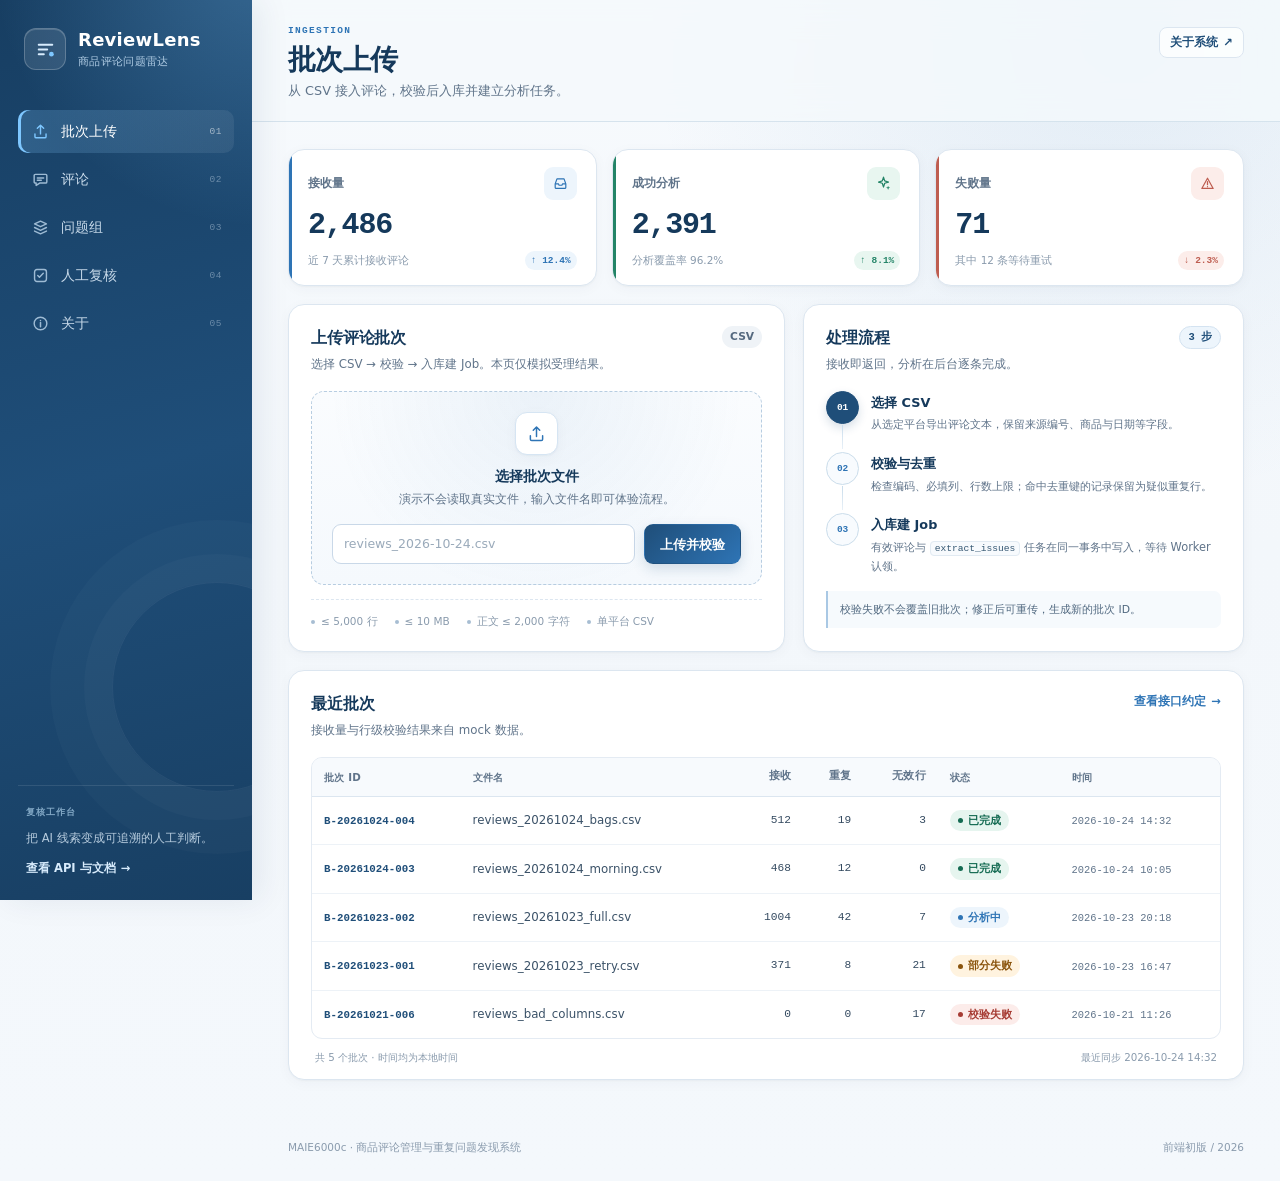
<file: frontend/legacy/index.html>
<!DOCTYPE html>
<html lang="zh-CN">
<head>
  <meta charset="UTF-8">
  <meta name="viewport" content="width=device-width, initial-scale=1.0">
  <meta name="color-scheme" content="light">
  <meta name="theme-color" content="#1F4E79">
  <meta name="description" content="ReviewLens 商品评论问题雷达 — 把零散评论整理成可复核、可跟踪的重复问题线索。">
  <title>批次上传 · ReviewLens 评论洞察</title>
  <link rel="icon" href="[data-uri]">
  <link rel="stylesheet" href="./styles.css">
</head>
<body>
  <div class="app-shell">
    <aside class="sidebar" aria-label="侧边栏">
      <a class="brand" href="#/batches" aria-label="ReviewLens 首页">
        <span class="brand-mark" aria-hidden="true">
          <svg viewBox="0 0 32 32" fill="none">
            <path d="M8 10.5h16M8 16h10M8 21.5h6" stroke="currentColor" stroke-width="2.4" stroke-linecap="round"/>
            <circle cx="23" cy="21.5" r="2.8" fill="#7EC7FF"/>
          </svg>
        </span>
        <span class="brand-copy">
          <strong>ReviewLens</strong>
          <span>商品评论问题雷达</span>
        </span>
      </a>

      <nav class="main-nav" aria-label="主导航">
        <a class="nav-link is-active" href="#/batches" data-route="batches" aria-current="page">
          <span class="nav-icon" aria-hidden="true">
            <svg viewBox="0 0 24 24" fill="none"><path d="M12 15V4m0 0L8 8m4-4 4 4M5 15v3.5A1.5 1.5 0 0 0 6.5 20h11a1.5 1.5 0 0 0 1.5-1.5V15" stroke="currentColor" stroke-width="1.8" stroke-linecap="round" stroke-linejoin="round"/></svg>
          </span>
          <span class="nav-label">批次上传</span>
          <span class="nav-index" aria-hidden="true">01</span>
        </a>
        <a class="nav-link" href="#/comments" data-route="comments">
          <span class="nav-icon" aria-hidden="true">
            <svg viewBox="0 0 24 24" fill="none"><path d="M5.5 5.5h13a1.5 1.5 0 0 1 1.5 1.5v8a1.5 1.5 0 0 1-1.5 1.5H11l-4.5 3v-3h-1A1.5 1.5 0 0 1 4 15V7a1.5 1.5 0 0 1 1.5-1.5Z" stroke="currentColor" stroke-width="1.8" stroke-linejoin="round"/><path d="M8 10h8M8 13h5" stroke="currentColor" stroke-width="1.8" stroke-linecap="round"/></svg>
          </span>
          <span class="nav-label">评论</span>
          <span class="nav-index" aria-hidden="true">02</span>
        </a>
        <a class="nav-link" href="#/issues" data-route="issues">
          <span class="nav-icon" aria-hidden="true">
            <svg viewBox="0 0 24 24" fill="none"><path d="M12 4 4.5 7.5 12 11l7.5-3.5L12 4Z" stroke="currentColor" stroke-width="1.8" stroke-linejoin="round"/><path d="m4.5 12 7.5 3.5 7.5-3.5M4.5 16.5 12 20l7.5-3.5" stroke="currentColor" stroke-width="1.8" stroke-linecap="round" stroke-linejoin="round"/></svg>
          </span>
          <span class="nav-label">问题组</span>
          <span class="nav-index" aria-hidden="true">03</span>
        </a>
        <a class="nav-link" href="#/reviews" data-route="reviews">
          <span class="nav-icon" aria-hidden="true">
            <svg viewBox="0 0 24 24" fill="none"><rect x="4.5" y="4.5" width="15" height="15" rx="3" stroke="currentColor" stroke-width="1.8"/><path d="m8.5 12 2.2 2.2 4.8-5" stroke="currentColor" stroke-width="1.8" stroke-linecap="round" stroke-linejoin="round"/></svg>
          </span>
          <span class="nav-label">人工复核</span>
          <span class="nav-index" aria-hidden="true">04</span>
        </a>
        <a class="nav-link" href="#/about" data-route="about">
          <span class="nav-icon" aria-hidden="true">
            <svg viewBox="0 0 24 24" fill="none"><circle cx="12" cy="12" r="8" stroke="currentColor" stroke-width="1.8"/><path d="M12 10.8v5.2M12 8.2v.1" stroke="currentColor" stroke-width="1.9" stroke-linecap="round"/></svg>
          </span>
          <span class="nav-label">关于</span>
          <span class="nav-index" aria-hidden="true">05</span>
        </a>
      </nav>

      <div class="sidebar-meta">
        <span class="meta-label">复核工作台</span>
        <p>把 AI 线索变成可追溯的人工判断。</p>
        <a href="#/about">查看 API 与文档 <span aria-hidden="true">→</span></a>
      </div>
    </aside>

    <div class="main-shell">
      <header class="topbar">
        <div class="topbar-copy">
          <p class="eyebrow" id="page-kicker">INGESTION</p>
          <h1 id="page-title">批次上传</h1>
          <p id="page-subtitle">从 CSV 接入评论，校验后建立分析任务。</p>
        </div>
        <div class="topbar-actions">
          <a class="topbar-link" href="#/about">关于系统 <span aria-hidden="true">↗</span></a>
        </div>
      </header>

      <main class="content" id="app" tabindex="-1">
        <noscript>
          <div class="noscript-card">此演示界面需要启用 JavaScript 才能切换页面。</div>
        </noscript>
      </main>

      <footer class="app-footer">
        <span>MAIE6000c · 商品评论管理与重复问题发现系统</span>
        <span>前端初版 / 2026</span>
      </footer>
    </div>
  </div>

  <div class="toast" id="toast" role="status" aria-live="polite" hidden>
    <span class="toast-icon" aria-hidden="true">✓</span>
    <span id="toast-message"></span>
  </div>

  <!-- 使用普通脚本按顺序加载，保证直接双击 index.html 也能运行。 -->
  <script src="./mock-data.js"></script>
  <script src="./app.js"></script>
</body>
</html>
</file>
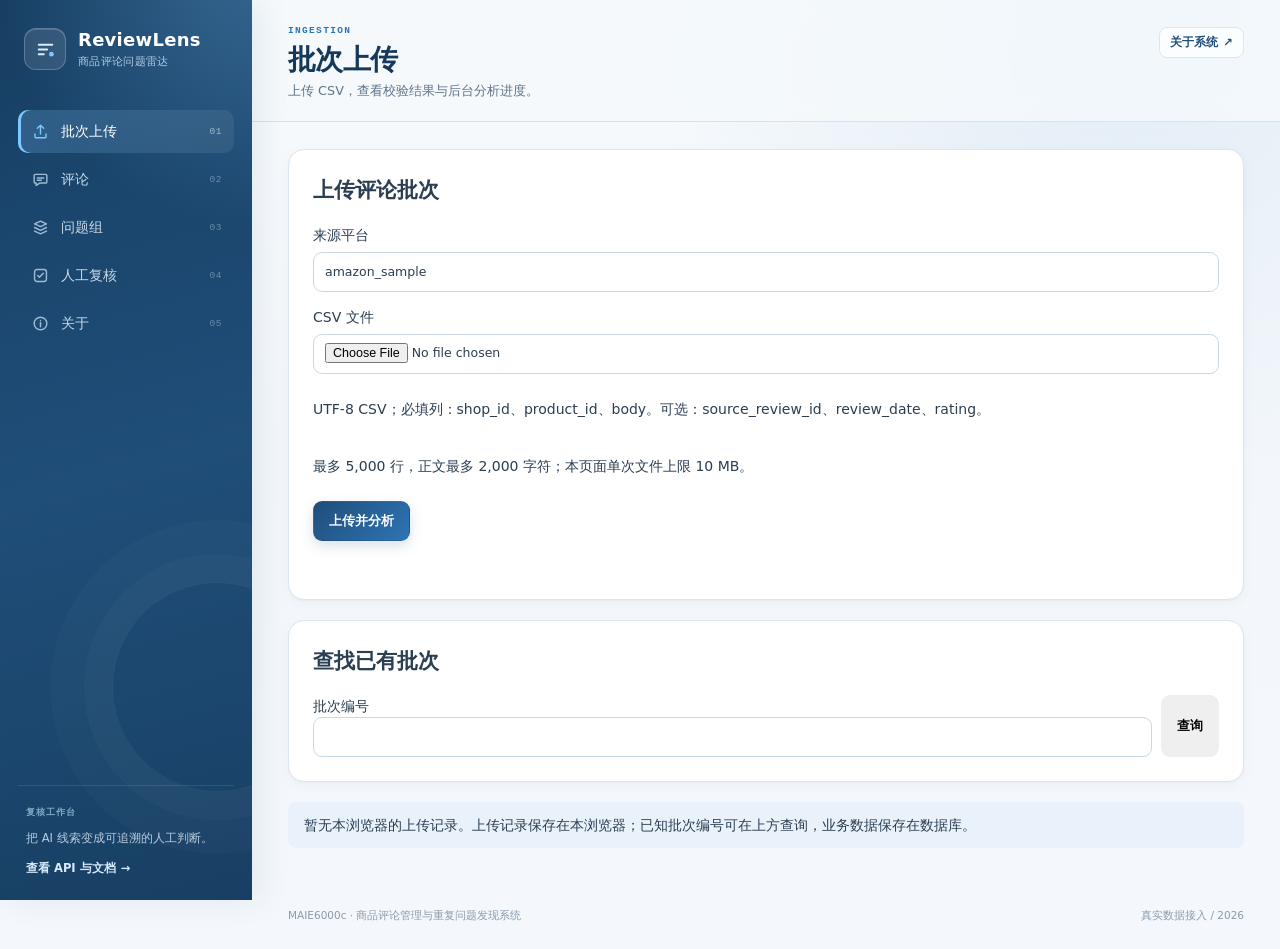
<file: frontend/previous/index.html>
<!DOCTYPE html>
<html lang="zh-CN">
<head>
  <meta charset="UTF-8">
  <meta name="viewport" content="width=device-width, initial-scale=1.0">
  <meta name="color-scheme" content="light">
  <meta name="theme-color" content="#1F4E79">
  <meta name="description" content="ReviewLens 商品评论问题雷达 — 把零散评论整理成可复核、可跟踪的重复问题线索。">
  <title>批次上传 · ReviewLens 评论洞察</title>
  <link rel="icon" href="[data-uri]">
  <link rel="stylesheet" href="./styles.css">
  <link rel="stylesheet" href="./live.css">
</head>
<body>
  <div class="app-shell">
    <aside class="sidebar" aria-label="侧边栏">
      <a class="brand" href="#/batches" aria-label="ReviewLens 首页">
        <span class="brand-mark" aria-hidden="true">
          <svg viewBox="0 0 32 32" fill="none">
            <path d="M8 10.5h16M8 16h10M8 21.5h6" stroke="currentColor" stroke-width="2.4" stroke-linecap="round"/>
            <circle cx="23" cy="21.5" r="2.8" fill="#7EC7FF"/>
          </svg>
        </span>
        <span class="brand-copy">
          <strong>ReviewLens</strong>
          <span>商品评论问题雷达</span>
        </span>
      </a>

      <nav class="main-nav" aria-label="主导航">
        <a class="nav-link is-active" href="#/batches" data-route="batches" aria-current="page">
          <span class="nav-icon" aria-hidden="true">
            <svg viewBox="0 0 24 24" fill="none"><path d="M12 15V4m0 0L8 8m4-4 4 4M5 15v3.5A1.5 1.5 0 0 0 6.5 20h11a1.5 1.5 0 0 0 1.5-1.5V15" stroke="currentColor" stroke-width="1.8" stroke-linecap="round" stroke-linejoin="round"/></svg>
          </span>
          <span class="nav-label">批次上传</span>
          <span class="nav-index" aria-hidden="true">01</span>
        </a>
        <a class="nav-link" href="#/comments" data-route="comments">
          <span class="nav-icon" aria-hidden="true">
            <svg viewBox="0 0 24 24" fill="none"><path d="M5.5 5.5h13a1.5 1.5 0 0 1 1.5 1.5v8a1.5 1.5 0 0 1-1.5 1.5H11l-4.5 3v-3h-1A1.5 1.5 0 0 1 4 15V7a1.5 1.5 0 0 1 1.5-1.5Z" stroke="currentColor" stroke-width="1.8" stroke-linejoin="round"/><path d="M8 10h8M8 13h5" stroke="currentColor" stroke-width="1.8" stroke-linecap="round"/></svg>
          </span>
          <span class="nav-label">评论</span>
          <span class="nav-index" aria-hidden="true">02</span>
        </a>
        <a class="nav-link" href="#/issues" data-route="issues">
          <span class="nav-icon" aria-hidden="true">
            <svg viewBox="0 0 24 24" fill="none"><path d="M12 4 4.5 7.5 12 11l7.5-3.5L12 4Z" stroke="currentColor" stroke-width="1.8" stroke-linejoin="round"/><path d="m4.5 12 7.5 3.5 7.5-3.5M4.5 16.5 12 20l7.5-3.5" stroke="currentColor" stroke-width="1.8" stroke-linecap="round" stroke-linejoin="round"/></svg>
          </span>
          <span class="nav-label">问题组</span>
          <span class="nav-index" aria-hidden="true">03</span>
        </a>
        <a class="nav-link" href="#/reviews" data-route="reviews">
          <span class="nav-icon" aria-hidden="true">
            <svg viewBox="0 0 24 24" fill="none"><rect x="4.5" y="4.5" width="15" height="15" rx="3" stroke="currentColor" stroke-width="1.8"/><path d="m8.5 12 2.2 2.2 4.8-5" stroke="currentColor" stroke-width="1.8" stroke-linecap="round" stroke-linejoin="round"/></svg>
          </span>
          <span class="nav-label">人工复核</span>
          <span class="nav-index" aria-hidden="true">04</span>
        </a>
        <a class="nav-link" href="#/about" data-route="about">
          <span class="nav-icon" aria-hidden="true">
            <svg viewBox="0 0 24 24" fill="none"><circle cx="12" cy="12" r="8" stroke="currentColor" stroke-width="1.8"/><path d="M12 10.8v5.2M12 8.2v.1" stroke="currentColor" stroke-width="1.9" stroke-linecap="round"/></svg>
          </span>
          <span class="nav-label">关于</span>
          <span class="nav-index" aria-hidden="true">05</span>
        </a>
      </nav>

      <div class="sidebar-meta">
        <span class="meta-label">复核工作台</span>
        <p>把 AI 线索变成可追溯的人工判断。</p>
        <a href="#/about">查看 API 与文档 <span aria-hidden="true">→</span></a>
      </div>
    </aside>

    <div class="main-shell">
      <header class="topbar">
        <div class="topbar-copy">
          <p class="eyebrow" id="page-kicker">INGESTION</p>
          <h1 id="page-title">批次上传</h1>
          <p id="page-subtitle">从 CSV 接入评论，校验后建立分析任务。</p>
        </div>
        <div class="topbar-actions">
          <a class="topbar-link" href="#/about">关于系统 <span aria-hidden="true">↗</span></a>
        </div>
      </header>

      <main class="content" id="app" tabindex="-1">
        <noscript>
          <div class="noscript-card">此演示界面需要启用 JavaScript 才能切换页面。</div>
        </noscript>
      </main>

      <footer class="app-footer">
        <span>MAIE6000c · 商品评论管理与重复问题发现系统</span>
        <span>真实数据接入 / 2026</span>
      </footer>
    </div>
  </div>

  <div class="toast" id="toast" role="status" aria-live="polite" hidden>
    <span class="toast-icon" aria-hidden="true">✓</span>
    <span id="toast-message"></span>
  </div>

  <script src="./api.js"></script>
  <script src="./live.js"></script>
</body>
</html>
</file>
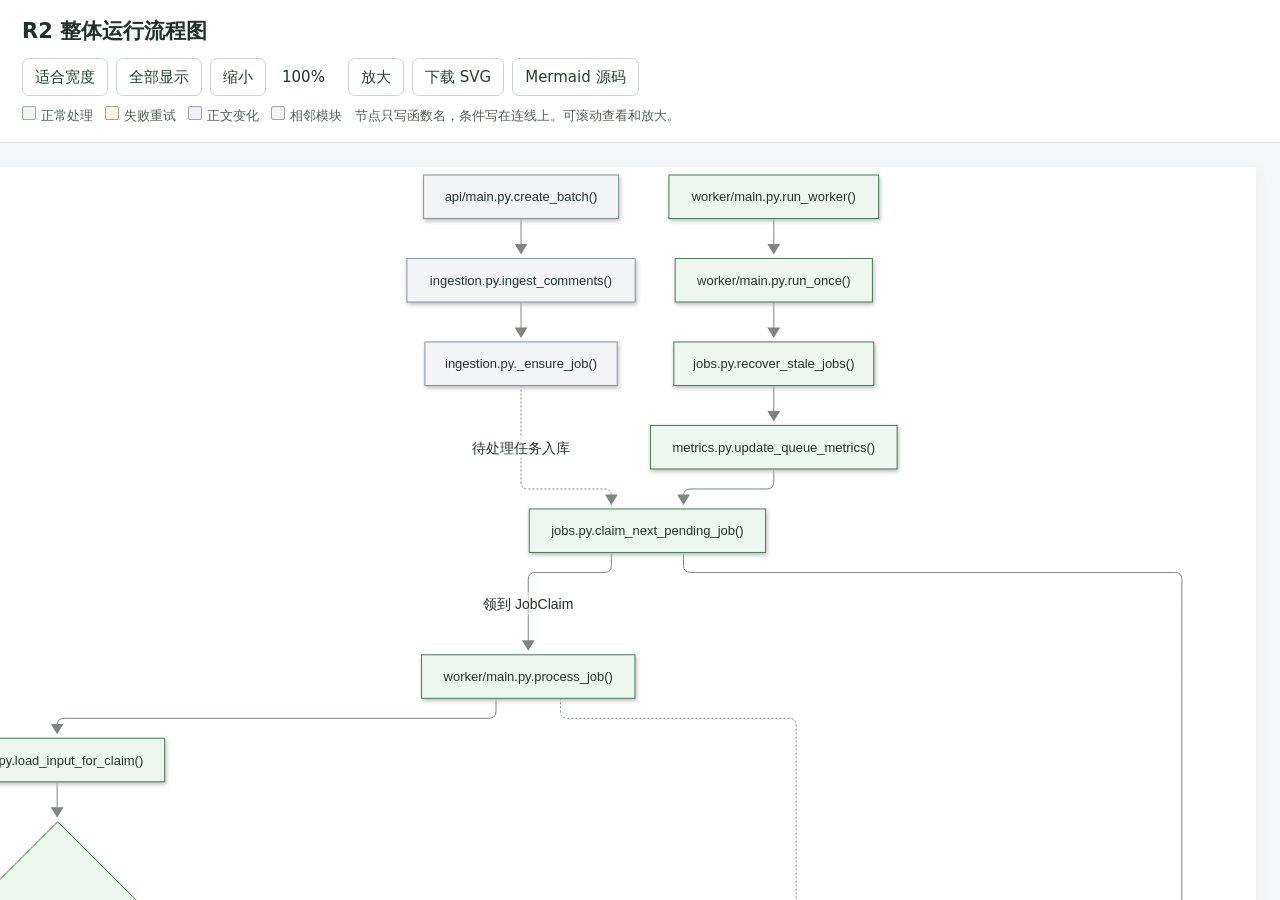
<file: docs/r2-flowchart.html>
<!doctype html><html lang="zh-CN"><head><meta charset="utf-8"><meta name="viewport" content="width=device-width,initial-scale=1"><title>R2 整体运行流程图</title>
<style>*{box-sizing:border-box}body{height:100vh;display:flex;flex-direction:column;overflow:hidden;margin:0;font:15px/1.5 system-ui,"Microsoft YaHei",sans-serif;background:#f5f6f7;color:#22302b}header{flex:0 0 auto;position:sticky;top:0;background:#fff;padding:16px 22px;border-bottom:1px solid #d9dfdc;z-index:2}h1{font-size:21px;margin:0 0 10px}nav{display:flex;gap:8px;flex-wrap:wrap;align-items:center}button,a{font:inherit;padding:7px 12px;border:1px solid #cbd6d0;border-radius:7px;background:#fff;color:#253f32;cursor:pointer;text-decoration:none}button:hover,a:hover{background:#edf7f0}#scale{min-width:50px;margin:0 8px}header p{margin:10px 0 0;color:#536159;font-size:13px}#viewport{flex:1;min-height:0;overflow:auto;padding:24px}#diagram{width:max-content;background:#fff;box-shadow:0 3px 15px #0000000c;margin:auto}#diagram svg{display:block;max-width:none!important}#error{color:#a33;padding:24px}#source{display:none}.legend{display:inline-flex;gap:12px;flex-wrap:wrap}.legend span:before{content:"";display:inline-block;width:12px;height:12px;margin-right:5px;border-radius:2px;background:var(--swatch);border:1px solid #9ba7a0}</style></head>
<body><header><h1>R2 整体运行流程图</h1><nav><button id="fit">适合宽度</button><button id="all">全部显示</button><button id="minus">缩小</button><span id="scale">加载中</span><button id="plus">放大</button><a href="r2-flowchart.svg" download>下载 SVG</a><a href="r2-flowchart.mmd" download>Mermaid 源码</a></nav><p><span class="legend"><span style="--swatch:#edf7f0">正常处理</span><span style="--swatch:#fff4e5">失败重试</span><span style="--swatch:#f4effb">正文变化</span><span style="--swatch:#f2f4f6">相邻模块</span></span>　节点只写函数名，条件写在连线上。可滚动查看和放大。</p></header>
<div id="viewport"><div id="diagram"><svg xmlns="http://www.w3.org/2000/svg" id="r2Flow" width="1862.7138671875" class="flowchart" style="max-width: 1862.7138671875px;" viewBox="4.000007629394531 4 1862.7138671875 3001.781494140625" role="graphics-document document" aria-roledescription="flowchart-v2" height="3001.781494140625"><style>#r2Flow{font-family:Microsoft YaHei,Arial,sans-serif;font-size:14px;fill:#24332c;}@keyframes edge-animation-frame{from{stroke-dashoffset:0;}}@keyframes dash{to{stroke-dashoffset:0;}}#r2Flow .edge-animation-slow{stroke-dasharray:9,5!important;stroke-dashoffset:900;animation:dash 50s linear infinite;stroke-linecap:round;}#r2Flow .edge-animation-fast{stroke-dasharray:9,5!important;stroke-dashoffset:900;animation:dash 20s linear infinite;stroke-linecap:round;}#r2Flow .error-icon{fill:hsl(220.5882352941, 100%, 98.3333333333%);}#r2Flow .error-text{fill:rgb(8.5000000002, 5.7500000001, 0);stroke:rgb(8.5000000002, 5.7500000001, 0);}#r2Flow .edge-thickness-normal{stroke-width:1px;}#r2Flow .edge-thickness-thick{stroke-width:3.5px;}#r2Flow .edge-pattern-solid{stroke-dasharray:0;}#r2Flow .edge-thickness-invisible{stroke-width:0;fill:none;}#r2Flow .edge-pattern-dashed{stroke-dasharray:3;}#r2Flow .edge-pattern-dotted{stroke-dasharray:2;}#r2Flow .marker{fill:#7b8780;stroke:#7b8780;}#r2Flow .marker.cross{stroke:#7b8780;}#r2Flow svg{font-family:Microsoft YaHei,Arial,sans-serif;font-size:14px;}#r2Flow p{margin:0;}#r2Flow .label{font-family:Microsoft YaHei,Arial,sans-serif;color:#24332c;}#r2Flow .cluster-label text{fill:rgb(8.5000000002, 5.7500000001, 0);}#r2Flow .cluster-label span{color:rgb(8.5000000002, 5.7500000001, 0);}#r2Flow .cluster-label span p{background-color:transparent;}#r2Flow .label text,#r2Flow span{fill:#24332c;color:#24332c;}#r2Flow .node rect,#r2Flow .node circle,#r2Flow .node ellipse,#r2Flow .node polygon,#r2Flow .node path{fill:#fff4dd;stroke:hsl(40.5882352941, 60%, 83.3333333333%);stroke-width:1px;}#r2Flow .rough-node .label text,#r2Flow .node .label text,#r2Flow .image-shape .label,#r2Flow .icon-shape .label{text-anchor:middle;}#r2Flow .node .katex path{fill:#000;stroke:#000;stroke-width:1px;}#r2Flow .rough-node .label,#r2Flow .node .label,#r2Flow .image-shape .label,#r2Flow .icon-shape .label{text-align:center;}#r2Flow .node.clickable{cursor:pointer;}#r2Flow .root .anchor path{fill:#7b8780!important;stroke-width:0;stroke:#7b8780;}#r2Flow .arrowheadPath{fill:#0b0b0b;}#r2Flow .edgePaths .path{stroke:#7b8780;stroke-width:1px;}#r2Flow .flowchart-link{stroke:#7b8780;fill:none;}#r2Flow .edgeLabel{background-color:#ffffff;text-align:center;}#r2Flow .edgeLabel p{background-color:#ffffff;}#r2Flow .edgeLabel rect{opacity:0.5;background-color:#ffffff;fill:#ffffff;}#r2Flow .labelBkg{background-color:rgba(255, 255, 255, 0.5);}#r2Flow .cluster rect{fill:#fafbfa;stroke:#ccd6cf;stroke-width:1px;}#r2Flow .cluster text{fill:rgb(8.5000000002, 5.7500000001, 0);}#r2Flow .cluster span{color:rgb(8.5000000002, 5.7500000001, 0);}#r2Flow .node .collapsed-indicator{fill:#ccd6cf;stroke:none;opacity:0.6;}#r2Flow .node .collapsed-separator{stroke:#ccd6cf;stroke-width:0.75px;}#r2Flow div.mermaidTooltip{position:absolute;text-align:center;max-width:200px;padding:2px;font-family:Microsoft YaHei,Arial,sans-serif;font-size:12px;background:hsl(220.5882352941, 100%, 98.3333333333%);border:1px solid hsl(220.5882352941, 60%, 88.3333333333%);border-radius:2px;pointer-events:none;z-index:100;}#r2Flow .flowchartTitleText{text-anchor:middle;font-size:18px;fill:#24332c;}#r2Flow rect.text{fill:none;stroke-width:0;}#r2Flow .icon-shape,#r2Flow .image-shape{background-color:#ffffff;text-align:center;}#r2Flow .icon-shape p,#r2Flow .image-shape p{background-color:#ffffff;padding:2px;}#r2Flow .icon-shape .label rect,#r2Flow .image-shape .label rect{opacity:0.5;background-color:#ffffff;fill:#ffffff;}#r2Flow .label-icon{display:inline-block;height:1em;overflow:visible;vertical-align:-0.125em;}#r2Flow .node .label-icon path{fill:currentColor;stroke:revert;stroke-width:revert;}#r2Flow .node .neo-node{stroke:hsl(40.5882352941, 60%, 83.3333333333%);}#r2Flow [data-look="neo"].node rect,#r2Flow [data-look="neo"].cluster rect,#r2Flow [data-look="neo"].node polygon{stroke:url(#r2Flow-gradient);filter:drop-shadow( 1px 2px 2px rgba(185,185,185,1));}#r2Flow [data-look="neo"].swimlane.cluster rect{filter:none;}#r2Flow [data-look="neo"].node path{stroke:url(#r2Flow-gradient);stroke-width:1px;}#r2Flow [data-look="neo"].node .outer-path{filter:drop-shadow( 1px 2px 2px rgba(185,185,185,1));}#r2Flow [data-look="neo"].node .neo-line path{stroke:hsl(40.5882352941, 60%, 83.3333333333%);filter:none;}#r2Flow [data-look="neo"].node circle{stroke:url(#r2Flow-gradient);filter:drop-shadow( 1px 2px 2px rgba(185,185,185,1));}#r2Flow [data-look="neo"].node circle .state-start{fill:#000000;}#r2Flow [data-look="neo"].icon-shape .icon{fill:url(#r2Flow-gradient);filter:drop-shadow( 1px 2px 2px rgba(185,185,185,1));}#r2Flow [data-look="neo"].icon-shape .icon-neo path{stroke:url(#r2Flow-gradient);filter:drop-shadow( 1px 2px 2px rgba(185,185,185,1));}#r2Flow :root{--mermaid-font-family:Microsoft YaHei,Arial,sans-serif;}#r2Flow .context rect{fill:rgb(242, 244, 246)!important;stroke:rgb(138, 149, 159)!important;color:rgb(41, 52, 60)!important;}#r2Flow .context polygon{fill:rgb(242, 244, 246)!important;stroke:rgb(138, 149, 159)!important;color:rgb(41, 52, 60)!important;}#r2Flow .context ellipse{fill:rgb(242, 244, 246)!important;stroke:rgb(138, 149, 159)!important;color:rgb(41, 52, 60)!important;}#r2Flow .context circle{fill:rgb(242, 244, 246)!important;stroke:rgb(138, 149, 159)!important;color:rgb(41, 52, 60)!important;}#r2Flow .context path{fill:rgb(242, 244, 246)!important;stroke:rgb(138, 149, 159)!important;color:rgb(41, 52, 60)!important;}#r2Flow .context tspan{fill:rgb(41, 52, 60)!important;}#r2Flow .normal rect{fill:rgb(237, 247, 240)!important;stroke:rgb(73, 123, 96)!important;color:rgb(23, 61, 40)!important;}#r2Flow .normal polygon{fill:rgb(237, 247, 240)!important;stroke:rgb(73, 123, 96)!important;color:rgb(23, 61, 40)!important;}#r2Flow .normal ellipse{fill:rgb(237, 247, 240)!important;stroke:rgb(73, 123, 96)!important;color:rgb(23, 61, 40)!important;}#r2Flow .normal circle{fill:rgb(237, 247, 240)!important;stroke:rgb(73, 123, 96)!important;color:rgb(23, 61, 40)!important;}#r2Flow .normal path{fill:rgb(237, 247, 240)!important;stroke:rgb(73, 123, 96)!important;color:rgb(23, 61, 40)!important;}#r2Flow .normal tspan{fill:rgb(23, 61, 40)!important;}#r2Flow .failure rect{fill:rgb(255, 244, 229)!important;stroke:rgb(164, 120, 62)!important;color:rgb(81, 54, 25)!important;}#r2Flow .failure polygon{fill:rgb(255, 244, 229)!important;stroke:rgb(164, 120, 62)!important;color:rgb(81, 54, 25)!important;}#r2Flow .failure ellipse{fill:rgb(255, 244, 229)!important;stroke:rgb(164, 120, 62)!important;color:rgb(81, 54, 25)!important;}#r2Flow .failure circle{fill:rgb(255, 244, 229)!important;stroke:rgb(164, 120, 62)!important;color:rgb(81, 54, 25)!important;}#r2Flow .failure path{fill:rgb(255, 244, 229)!important;stroke:rgb(164, 120, 62)!important;color:rgb(81, 54, 25)!important;}#r2Flow .failure tspan{fill:rgb(81, 54, 25)!important;}#r2Flow .changed rect{fill:rgb(244, 239, 251)!important;stroke:rgb(138, 106, 166)!important;color:rgb(76, 53, 103)!important;}#r2Flow .changed polygon{fill:rgb(244, 239, 251)!important;stroke:rgb(138, 106, 166)!important;color:rgb(76, 53, 103)!important;}#r2Flow .changed ellipse{fill:rgb(244, 239, 251)!important;stroke:rgb(138, 106, 166)!important;color:rgb(76, 53, 103)!important;}#r2Flow .changed circle{fill:rgb(244, 239, 251)!important;stroke:rgb(138, 106, 166)!important;color:rgb(76, 53, 103)!important;}#r2Flow .changed path{fill:rgb(244, 239, 251)!important;stroke:rgb(138, 106, 166)!important;color:rgb(76, 53, 103)!important;}#r2Flow .changed tspan{fill:rgb(76, 53, 103)!important;}</style><g><marker id="r2Flow_flowchart-v2-pointEnd" class="marker flowchart-v2" viewBox="0 0 10 10" refX="5" refY="5" markerUnits="userSpaceOnUse" markerWidth="8" markerHeight="8" orient="auto"><path d="M 0 0 L 10 5 L 0 10 z" class="arrowMarkerPath" style="stroke-width: 1; stroke-dasharray: 1, 0;" /></marker><marker id="r2Flow_flowchart-v2-pointStart" class="marker flowchart-v2" viewBox="0 0 10 10" refX="4.5" refY="5" markerUnits="userSpaceOnUse" markerWidth="8" markerHeight="8" orient="auto"><path d="M 0 5 L 10 10 L 10 0 z" class="arrowMarkerPath" style="stroke-width: 1; stroke-dasharray: 1, 0;" /></marker><marker id="r2Flow_flowchart-v2-pointEnd-margin" class="marker flowchart-v2" viewBox="0 0 11.5 14" refX="11.5" refY="7" markerUnits="userSpaceOnUse" markerWidth="10.5" markerHeight="14" orient="auto"><path d="M 0 0 L 11.5 7 L 0 14 z" class="arrowMarkerPath" style="stroke-width: 0; stroke-dasharray: 1, 0;" /></marker><marker id="r2Flow_flowchart-v2-pointStart-margin" class="marker flowchart-v2" viewBox="0 0 11.5 14" refX="1" refY="7" markerUnits="userSpaceOnUse" markerWidth="11.5" markerHeight="14" orient="auto"><polygon points="0,7 11.5,14 11.5,0" class="arrowMarkerPath" style="stroke-width: 0; stroke-dasharray: 1, 0;" /></marker><marker id="r2Flow_flowchart-v2-circleEnd" class="marker flowchart-v2" viewBox="0 0 10 10" refX="11" refY="5" markerUnits="userSpaceOnUse" markerWidth="11" markerHeight="11" orient="auto"><circle cx="5" cy="5" r="5" class="arrowMarkerPath" style="stroke-width: 1; stroke-dasharray: 1, 0;" /></marker><marker id="r2Flow_flowchart-v2-circleStart" class="marker flowchart-v2" viewBox="0 0 10 10" refX="-1" refY="5" markerUnits="userSpaceOnUse" markerWidth="11" markerHeight="11" orient="auto"><circle cx="5" cy="5" r="5" class="arrowMarkerPath" style="stroke-width: 1; stroke-dasharray: 1, 0;" /></marker><marker id="r2Flow_flowchart-v2-circleEnd-margin" class="marker flowchart-v2" viewBox="0 0 10 10" refY="5" refX="12.25" markerUnits="userSpaceOnUse" markerWidth="14" markerHeight="14" orient="auto"><circle cx="5" cy="5" r="5" class="arrowMarkerPath" style="stroke-width: 0; stroke-dasharray: 1, 0;" /></marker><marker id="r2Flow_flowchart-v2-circleStart-margin" class="marker flowchart-v2" viewBox="0 0 10 10" refX="-2" refY="5" markerUnits="userSpaceOnUse" markerWidth="14" markerHeight="14" orient="auto"><circle cx="5" cy="5" r="5" class="arrowMarkerPath" style="stroke-width: 0; stroke-dasharray: 1, 0;" /></marker><marker id="r2Flow_flowchart-v2-crossEnd" class="marker cross flowchart-v2" viewBox="0 0 11 11" refX="12" refY="5.2" markerUnits="userSpaceOnUse" markerWidth="11" markerHeight="11" orient="auto"><path d="M 1,1 l 9,9 M 10,1 l -9,9" class="arrowMarkerPath" style="stroke-width: 2; stroke-dasharray: 1, 0;" /></marker><marker id="r2Flow_flowchart-v2-crossStart" class="marker cross flowchart-v2" viewBox="0 0 11 11" refX="-1" refY="5.2" markerUnits="userSpaceOnUse" markerWidth="11" markerHeight="11" orient="auto"><path d="M 1,1 l 9,9 M 10,1 l -9,9" class="arrowMarkerPath" style="stroke-width: 2; stroke-dasharray: 1, 0;" /></marker><marker id="r2Flow_flowchart-v2-crossEnd-margin" class="marker cross flowchart-v2" viewBox="0 0 15 15" refX="17.7" refY="7.5" markerUnits="userSpaceOnUse" markerWidth="12" markerHeight="12" orient="auto"><path d="M 1,1 L 14,14 M 1,14 L 14,1" class="arrowMarkerPath" style="stroke-width: 2.5;" /></marker><marker id="r2Flow_flowchart-v2-crossStart-margin" class="marker cross flowchart-v2" viewBox="0 0 15 15" refX="-3.5" refY="7.5" markerUnits="userSpaceOnUse" markerWidth="12" markerHeight="12" orient="auto"><path d="M 1,1 L 14,14 M 1,14 L 14,1" class="arrowMarkerPath" style="stroke-width: 2.5; stroke-dasharray: 1, 0;" /></marker><g class="root"><g class="clusters" /><g class="edges edgePaths"><path d="M1132.041803105672,55.4921875L1132.041803105672,91.4921875" id="r2Flow-L_A1_A2_0" class="edge-thickness-normal edge-pattern-solid edge-thickness-normal edge-pattern-solid flowchart-link" style="stroke-dasharray: 0 0 32 4; stroke-dashoffset: 0;;" data-edge="true" data-et="edge" data-id="L_A1_A2_0" data-points="W3sieCI6MTEzMi4wNDE4MDMxMDU2NzIsInkiOjU1LjQ5MjE4NzV9LHsieCI6MTEzMi4wNDE4MDMxMDU2NzIsInkiOjk1LjQ5MjE4NzV9XQ==" data-look="neo" marker-end="url(#r2Flow_flowchart-v2-pointEnd-margin)" /><path d="M1132.041803105672,138.984375L1132.041803105672,174.984375" id="r2Flow-L_A2_A3_0" class="edge-thickness-normal edge-pattern-solid edge-thickness-normal edge-pattern-solid flowchart-link" style="stroke-dasharray: 0 0 32 4; stroke-dashoffset: 0;;" data-edge="true" data-et="edge" data-id="L_A2_A3_0" data-points="W3sieCI6MTEzMi4wNDE4MDMxMDU2NzIsInkiOjEzOC45ODQzNzV9LHsieCI6MTEzMi4wNDE4MDMxMDU2NzIsInkiOjE3OC45ODQzNzV9XQ==" data-look="neo" marker-end="url(#r2Flow_flowchart-v2-pointEnd-margin)" /><path d="M1384.7904984792071,55.4921875L1384.7904984792071,91.4921875" id="r2Flow-L_W_N_0" class="edge-thickness-normal edge-pattern-solid edge-thickness-normal edge-pattern-solid flowchart-link" style="stroke-dasharray: 0 0 32 4; stroke-dashoffset: 0;;" data-edge="true" data-et="edge" data-id="L_W_N_0" data-points="W3sieCI6MTM4NC43OTA0OTg0NzkyMDcxLCJ5Ijo1NS40OTIxODc1fSx7IngiOjEzODQuNzkwNDk4NDc5MjA3MSwieSI6OTUuNDkyMTg3NX1d" data-look="neo" marker-end="url(#r2Flow_flowchart-v2-pointEnd-margin)" /><path d="M1384.7904984792071,138.984375L1384.7904984792071,174.984375" id="r2Flow-L_N_REC_0" class="edge-thickness-normal edge-pattern-solid edge-thickness-normal edge-pattern-solid flowchart-link" style="stroke-dasharray: 0 0 32 4; stroke-dashoffset: 0;;" data-edge="true" data-et="edge" data-id="L_N_REC_0" data-points="W3sieCI6MTM4NC43OTA0OTg0NzkyMDcxLCJ5IjoxMzguOTg0Mzc1fSx7IngiOjEzODQuNzkwNDk4NDc5MjA3MSwieSI6MTc4Ljk4NDM3NX1d" data-look="neo" marker-end="url(#r2Flow_flowchart-v2-pointEnd-margin)" /><path d="M1384.7904984792071,222.4765625L1384.7904984792071,258.4765625" id="r2Flow-L_REC_MET_0" class="edge-thickness-normal edge-pattern-solid edge-thickness-normal edge-pattern-solid flowchart-link" style="stroke-dasharray: 0 0 32 4; stroke-dashoffset: 0;;" data-edge="true" data-et="edge" data-id="L_REC_MET_0" data-points="W3sieCI6MTM4NC43OTA0OTg0NzkyMDcxLCJ5IjoyMjIuNDc2NTYyNX0seyJ4IjoxMzg0Ljc5MDQ5ODQ3OTIwNzEsInkiOjI2Mi40NzY1NjI1fV0=" data-look="neo" marker-end="url(#r2Flow_flowchart-v2-pointEnd-margin)" /><path d="M1384.7904984792071,305.96875L1384.7904984792071,318.8976821881345Q1384.7904984792071,325.96875 1377.7194306673416,325.96875L1301.530189897437,325.96875Q1294.4591220855714,325.96875 1294.4591220855714,333.0398178118655L1294.4591220855714,341.96875" id="r2Flow-L_MET_CLAIM_0" class="edge-thickness-normal edge-pattern-solid edge-thickness-normal edge-pattern-solid flowchart-link" style="stroke-dasharray: 0 0 117.0030517578125 4; stroke-dashoffset: 0;;" data-edge="true" data-et="edge" data-id="L_MET_CLAIM_0" data-points="[base64]" data-look="neo" marker-end="url(#r2Flow_flowchart-v2-pointEnd-margin)" /><path d="M1222.3731794993082,389.4609375L1222.3731794993082,402.3898696881345Q1222.3731794993082,409.4609375 1215.3021116874427,409.4609375L1146.3366130846928,409.4609375Q1139.2655452728272,409.4609375 1139.2655452728272,416.5320053118655L1139.2655452728272,487.7942695617676" id="r2Flow-L_CLAIM_PROC_0" class="edge-thickness-normal edge-pattern-solid edge-thickness-normal edge-pattern-solid flowchart-link" style="stroke-dasharray: 0 0 172.11282348632812 4; stroke-dashoffset: 0;;" data-edge="true" data-et="edge" data-id="L_CLAIM_PROC_0" data-points="[base64]" data-look="neo" marker-end="url(#r2Flow_flowchart-v2-pointEnd-margin)" /><path d="M1294.4591220855714,389.4609375L1294.4591220855714,402.3898696881345Q1294.4591220855714,409.4609375 1301.530189897437,409.4609375L1785.8094278953283,409.4609375Q1792.8804957071939,409.4609375 1792.8804957071939,416.5320053118655L1792.8804957071939,440.6276035308838L1792.8804957071939,513.5403633117676L1792.8804957071939,597.0325508117676L1792.8804957071939,760.8098945617676L1792.8804957071939,914.0078105926514L1792.8804957071939,986.9205703735352L1792.8804957071939,1070.4127578735352L1792.8804957071939,1143.325517654419L1792.8804957071939,1216.2382774353027L1792.8804957071939,1299.7304649353027L1792.8804957071939,1383.2226524353027L1792.8804957071939,1630.4921836853027L1792.8804957071939,1783.6900997161865L1792.8804957071939,1856.6028594970703L1792.8804957071939,2020.3802032470703L1792.8804957071939,2184.1575469970703L1792.8804957071939,2267.6497344970703L1792.8804957071939,2425.4374923706055L1792.8804957071939,2583.2252502441406L1792.8804957071939,2666.7174377441406L1792.8804957071939,2750.2096252441406L1792.8804957071939,2843.1223850250244L1792.8804957071939,2927.217983244043Q1792.8804957071939,2934.289051055908 1785.8094278953283,2934.289051055908L1288.7833422361007,2934.289051055908Q1281.7122744242351,2934.289051055908 1281.7122744242351,2941.3601188677735L1281.7122744242351,2950.289051055908" id="r2Flow-L_CLAIM_NEXT_0" class="edge-thickness-normal edge-pattern-solid edge-thickness-normal edge-pattern-solid flowchart-link" style="stroke-dasharray: 0 0 3555.76123046875 4; stroke-dashoffset: 0;;" data-edge="true" data-et="edge" data-id="L_CLAIM_NEXT_0" data-points="[base64]" data-look="neo" marker-end="url(#r2Flow_flowchart-v2-pointEnd-margin)" /><path d="M1107.033342107137,535.2864570617676L1107.033342107137,548.215389249902Q1107.033342107137,555.2864570617676 1099.9622742952715,555.2864570617676L675.2260971087405,555.2864570617676Q668.1550292968751,555.2864570617676 668.1550292968751,562.3575248736331L668.1550292968751,571.2864570617676" id="r2Flow-L_PROC_INPUT_0" class="edge-thickness-normal edge-pattern-solid edge-thickness-normal edge-pattern-solid flowchart-link" style="stroke-dasharray: 0 0 465.5500793457031 4; stroke-dashoffset: 0;;" data-edge="true" data-et="edge" data-id="L_PROC_INPUT_0" data-points="[base64]" data-look="neo" marker-end="url(#r2Flow_flowchart-v2-pointEnd-margin)" /><path d="M668.1550292968751,618.7786445617676L668.1550292968751,654.7786445617676" id="r2Flow-L_INPUT_OWN1_0" class="edge-thickness-normal edge-pattern-solid edge-thickness-normal edge-pattern-solid flowchart-link" style="stroke-dasharray: 0 0 32 4; stroke-dashoffset: 0;;" data-edge="true" data-et="edge" data-id="L_INPUT_OWN1_0" data-points="W3sieCI6NjY4LjE1NTAyOTI5Njg3NTEsInkiOjYxOC43Nzg2NDQ1NjE3Njc2fSx7IngiOjY2OC4xNTUwMjkyOTY4NzUxLCJ5Ijo2NTguNzc4NjQ0NTYxNzY3Nn1d" data-look="neo" marker-end="url(#r2Flow_flowchart-v2-pointEnd-margin)" /><path d="M637.4779459635417,832.1640261113644L637.4779459635417,862.8411445617676L637.4779459635417,875.770076749902Q637.4779459635417,882.8411445617676 630.4068781516762,882.8411445617676L588.3542366045901,882.8411445617676Q581.2831687927246,882.8411445617676 581.2831687927246,889.9122123736331L581.2831687927246,961.1744766235352" id="r2Flow-L_OWN1_SNAP_0" class="edge-thickness-normal edge-pattern-solid edge-thickness-normal edge-pattern-solid flowchart-link" style="stroke-dasharray: 0 0 175.87704467773438 4; stroke-dashoffset: 0;;" data-edge="true" data-et="edge" data-id="L_OWN1_SNAP_0" data-points="[base64]" data-look="neo" marker-end="url(#r2Flow_flowchart-v2-pointEnd-margin)" /><path d="M698.8321126302084,832.1640261113644L698.8321126302084,862.8411445617676L698.8321126302084,875.770076749902Q698.8321126302084,882.8411445617676 705.9031804420738,882.8411445617676L776.4757652264645,882.8411445617676Q783.5468330383301,882.8411445617676 783.5468330383301,889.9122123736331L783.5468330383301,914.0078105926514L783.5468330383301,986.9205703735352L783.5468330383301,1070.4127578735352L783.5468330383301,1143.325517654419L783.5468330383301,1216.2382774353027L783.5468330383301,1299.7304649353027L783.5468330383301,1383.2226524353027L783.5468330383301,1466.7148399353027L783.5468330383301,1630.4921836853027L783.5468330383301,1856.6028594970703L783.5468330383301,2020.3802032470703L783.5468330383301,2184.1575469970703L783.5468330383301,2267.6497344970703L783.5468330383301,2425.4374923706055L783.5468330383301,2583.2252502441406L783.5468330383301,2666.7174377441406L783.5468330383301,2750.2096252441406L783.5468330383301,2843.1223850250244L783.5468330383301,2887.217983244043Q783.5468330383301,2894.289051055908 790.6179008501956,2894.289051055908L1168.300572457096,2894.289051055908Q1175.3716402689615,2894.289051055908 1175.3716402689615,2901.3601188677735L1175.3716402689615,2950.289051055908" id="r2Flow-L_OWN1_NEXT_0" class="edge-thickness-normal edge-pattern-solid edge-thickness-normal edge-pattern-solid flowchart-link" style="stroke-dasharray: 0 0 2580.008056640625 4; stroke-dashoffset: 0;;" data-edge="true" data-et="edge" data-id="L_OWN1_NEXT_0" data-points="[base64]" data-look="neo" marker-end="url(#r2Flow_flowchart-v2-pointEnd-margin)" /><path d="M581.2831687927246,1008.6666641235352L581.2831687927246,1044.6666641235352" id="r2Flow-L_SNAP_CALL_0" class="edge-thickness-normal edge-pattern-solid edge-thickness-normal edge-pattern-solid flowchart-link" style="stroke-dasharray: 0 0 31.99993896484375 4; stroke-dashoffset: 0;;" data-edge="true" data-et="edge" data-id="L_SNAP_CALL_0" data-points="W3sieCI6NTgxLjI4MzE2ODc5MjcyNDYsInkiOjEwMDguNjY2NjY0MTIzNTM1Mn0seyJ4Ijo1ODEuMjgzMTY4NzkyNzI0NiwieSI6MTA0OC42NjY2NjQxMjM1MzUyfV0=" data-look="neo" marker-end="url(#r2Flow_flowchart-v2-pointEnd-margin)" /><path d="M552.0327364603679,1092.1588516235352L552.0327364603679,1105.0877838116696Q552.0327364603679,1112.1588516235352 544.9616686485024,1112.1588516235352L529.5189514178226,1112.1588516235352Q522.447883605957,1112.1588516235352 522.447883605957,1119.2299194354007L522.447883605957,1143.325517654419L522.447883605957,1216.2382774353027L522.447883605957,1299.7304649353027L522.447883605957,1383.2226524353027L522.447883605957,1417.8976783734372Q522.447883605957,1424.9687461853027 529.5189514178226,1424.9687461853027L541.786757149479,1424.9687461853027Q548.8578249613445,1424.9687461853027 548.8578249613445,1432.0398139971683L548.8578249613445,1440.9687461853027" id="r2Flow-L_CALL_VALID_0" class="edge-thickness-normal edge-pattern-solid edge-thickness-normal edge-pattern-solid flowchart-link" style="stroke-dasharray: 0 0 390.14813232421875 4; stroke-dashoffset: 0;;" data-edge="true" data-et="edge" data-id="L_CALL_VALID_0" data-points="[base64]" data-look="neo" marker-end="url(#r2Flow_flowchart-v2-pointEnd-margin)" /><path d="M581.2831687927246,1488.4609336853027L581.2831687927246,1604.7460899353027" id="r2Flow-L_VALID_EVID_0" class="edge-thickness-normal edge-pattern-solid edge-thickness-normal edge-pattern-solid flowchart-link" style="stroke-dasharray: 0 0 112.28515625 4; stroke-dashoffset: 0;;" data-edge="true" data-et="edge" data-id="L_VALID_EVID_0" data-points="W3sieCI6NTgxLjI4MzE2ODc5MjcyNDYsInkiOjE0ODguNDYwOTMzNjg1MzAyN30seyJ4Ijo1ODEuMjgzMTY4NzkyNzI0NiwieSI6MTYwOC43NDYwODk5MzUzMDI3fV0=" data-look="neo" marker-end="url(#r2Flow_flowchart-v2-pointEnd-margin)" /><path d="M581.2831687927246,1652.2382774353027L581.2831687927246,1830.8567657470703" id="r2Flow-L_EVID_COMPLETE_0" class="edge-thickness-normal edge-pattern-solid edge-thickness-normal edge-pattern-solid flowchart-link" style="stroke-dasharray: 0 0 174.6185302734375 4; stroke-dashoffset: 0;;" data-edge="true" data-et="edge" data-id="L_EVID_COMPLETE_0" data-points="W3sieCI6NTgxLjI4MzE2ODc5MjcyNDYsInkiOjE2NTIuMjM4Mjc3NDM1MzAyN30seyJ4Ijo1ODEuMjgzMTY4NzkyNzI0NiwieSI6MTgzNC44NTY3NjU3NDcwNzAzfV0=" data-look="neo" marker-end="url(#r2Flow_flowchart-v2-pointEnd-margin)" /><path d="M581.2831687927246,1878.3489532470703L581.2831687927246,1914.3489532470703" id="r2Flow-L_COMPLETE_OWN2_0" class="edge-thickness-normal edge-pattern-solid edge-thickness-normal edge-pattern-solid flowchart-link" style="stroke-dasharray: 0 0 32 4; stroke-dashoffset: 0;;" data-edge="true" data-et="edge" data-id="L_COMPLETE_OWN2_0" data-points="W3sieCI6NTgxLjI4MzE2ODc5MjcyNDYsInkiOjE4NzguMzQ4OTUzMjQ3MDcwM30seyJ4Ijo1ODEuMjgzMTY4NzkyNzI0NiwieSI6MTkxOC4zNDg5NTMyNDcwNzAzfV0=" data-look="neo" marker-end="url(#r2Flow_flowchart-v2-pointEnd-margin)" /><path d="M611.960252126058,2091.734334796667L611.960252126058,2122.4114532470703L611.960252126058,2135.340385435205Q611.960252126058,2142.4114532470703 619.0313199379234,2142.4114532470703L641.9666557293942,2142.4114532470703Q649.0377235412598,2142.4114532470703 649.0377235412598,2149.4825210589356L649.0377235412598,2241.9036407470703" id="r2Flow-L_OWN2_CURRENT_0" class="edge-thickness-normal edge-pattern-solid edge-thickness-normal edge-pattern-solid flowchart-link" style="stroke-dasharray: 0 0 177.9182891845703 4; stroke-dashoffset: 0;;" data-edge="true" data-et="edge" data-id="L_OWN2_CURRENT_0" data-points="[base64]" data-look="neo" marker-end="url(#r2Flow_flowchart-v2-pointEnd-margin)" /><path d="M550.6060854593914,2091.734334796667L550.6060854593914,2122.4114532470703L550.6060854593914,2135.340385435205Q550.6060854593914,2142.4114532470703 543.5350176475258,2142.4114532470703L520.599681856055,2142.4114532470703Q513.5286140441895,2142.4114532470703 513.5286140441895,2149.4825210589356L513.5286140441895,2184.1575469970703L513.5286140441895,2267.6497344970703L513.5286140441895,2425.4374923706055L513.5286140441895,2666.7174377441406L513.5286140441895,2750.2096252441406L513.5286140441895,2843.1223850250244L513.5286140441895,2907.217983244043Q513.5286140441895,2914.289051055908 520.599681856055,2914.289051055908L1150.577133431217,2914.289051055908Q1157.6482012430824,2914.289051055908 1157.6482012430824,2921.3601188677735L1157.6482012430824,2950.289051055908" id="r2Flow-L_OWN2_NEXT_0" class="edge-thickness-normal edge-pattern-solid edge-thickness-normal edge-pattern-solid flowchart-link" style="stroke-dasharray: 0 0 1525.09521484375 4; stroke-dashoffset: 0;;" data-edge="true" data-et="edge" data-id="L_OWN2_NEXT_0" data-points="[base64]" data-look="neo" marker-end="url(#r2Flow_flowchart-v2-pointEnd-margin)" /><path d="M614.201,2289.396 L614.201,2302.325 Q614.201,2309.396 607.13,2309.396 L519.529,2309.396 A6,6 0 0 0 507.529,2309.396 L259.07,2309.396 Q251.999,2309.396 251.999,2316.467 L251.999,2557.479" id="r2Flow-L_CURRENT_RECORD_0" class="edge-thickness-normal edge-pattern-solid edge-thickness-normal edge-pattern-solid flowchart-link" style="stroke-dasharray: 0 0 627.8095703125 4; stroke-dashoffset: 0;" data-edge="true" data-et="edge" data-id="L_CURRENT_RECORD_0" data-points="[base64]" data-look="neo" marker-end="url(#r2Flow_flowchart-v2-pointEnd-margin)" /><path d="M251.99903106689453,2604.9713439941406L251.99903106689453,2640.9713439941406" id="r2Flow-L_RECORD_SAVE_0" class="edge-thickness-normal edge-pattern-solid edge-thickness-normal edge-pattern-solid flowchart-link" style="stroke-dasharray: 0 0 32 4; stroke-dashoffset: 0;;" data-edge="true" data-et="edge" data-id="L_RECORD_SAVE_0" data-points="W3sieCI6MjUxLjk5OTAzMTA2Njg5NDUzLCJ5IjoyNjA0Ljk3MTM0Mzk5NDE0MDZ9LHsieCI6MjUxLjk5OTAzMTA2Njg5NDUzLCJ5IjoyNjQ0Ljk3MTM0Mzk5NDE0MDZ9XQ==" data-look="neo" marker-end="url(#r2Flow_flowchart-v2-pointEnd-margin)" /><path d="M251.99903106689453,2688.4635314941406L251.99903106689453,2724.4635314941406" id="r2Flow-L_SAVE_CLEAR_0" class="edge-thickness-normal edge-pattern-solid edge-thickness-normal edge-pattern-solid flowchart-link" style="stroke-dasharray: 0 0 32 4; stroke-dashoffset: 0;;" data-edge="true" data-et="edge" data-id="L_SAVE_CLEAR_0" data-points="W3sieCI6MjUxLjk5OTAzMTA2Njg5NDUzLCJ5IjoyNjg4LjQ2MzUzMTQ5NDE0MDZ9LHsieCI6MjUxLjk5OTAzMTA2Njg5NDUzLCJ5IjoyNzI4LjQ2MzUzMTQ5NDE0MDZ9XQ==" data-look="neo" marker-end="url(#r2Flow_flowchart-v2-pointEnd-margin)" /><path d="M287.3199920654297,2771.9557189941406L287.3199920654297,2784.8846511822753Q287.3199920654297,2791.9557189941406 294.39105987729516,2791.9557189941406L455.9575767499021,2791.9557189941406Q463.0286445617676,2791.9557189941406 463.0286445617676,2799.026786806006L463.0286445617676,2927.217983244043Q463.0286445617676,2934.289051055908 470.09971237363305,2934.289051055908L1132.8536944053383,2934.289051055908Q1139.9247622172038,2934.289051055908 1139.9247622172038,2941.3601188677735L1139.9247622172038,2950.289051055908" id="r2Flow-L_CLEAR_NEXT_0" class="edge-thickness-normal edge-pattern-solid edge-thickness-normal edge-pattern-solid flowchart-link" style="stroke-dasharray: 0 0 1016.2821655273438 4; stroke-dashoffset: 0;;" data-edge="true" data-et="edge" data-id="L_CLEAR_NEXT_0" data-points="[base64]" data-look="neo" marker-end="url(#r2Flow_flowchart-v2-pointEnd-margin)" /><path d="M683.874,2289.396 L683.874,2302.325 Q683.874,2309.396 690.945,2309.396 L777.547,2309.396 A6,6 0 0 1 789.547,2309.396 L879.542,2309.396 Q886.613,2309.396 886.613,2316.467 L886.613,2557.479" id="r2Flow-L_CURRENT_DISCARD_0" class="edge-thickness-normal edge-pattern-solid edge-thickness-normal edge-pattern-solid flowchart-link" style="stroke-dasharray: 0 0 468.34637451171875 4; stroke-dashoffset: 0;" data-edge="true" data-et="edge" data-id="L_CURRENT_DISCARD_0" data-points="[base64]" data-look="neo" marker-end="url(#r2Flow_flowchart-v2-pointEnd-margin)" /><path d="M886.612803141276,2604.9713439941406L886.612803141276,2618.5056298573813Q886.612803141276,2624.9713439941406 893.0785172780354,2624.9713439941406L893.0785172780354,2624.9713439941406Q899.5442314147949,2624.9713439941406 899.5442314147949,2631.4370581309L899.5442314147949,2640.9713439941406" id="r2Flow-L_DISCARD_CHANGE_0" class="edge-thickness-normal edge-pattern-solid edge-thickness-normal edge-pattern-solid flowchart-link" style="stroke-dasharray: 0 0 40.060001373291016 4; stroke-dashoffset: 0;;" data-edge="true" data-et="edge" data-id="L_DISCARD_CHANGE_0" data-points="[base64]" data-look="neo" marker-end="url(#r2Flow_flowchart-v2-pointEnd-margin)" /><path d="M936.6115023295084,2688.4635314941406L936.6115023295084,2843.1223850250244L936.6115023295084,2867.217983244043Q936.6115023295084,2874.289051055908 943.6825701413738,2874.289051055908L1186.024011482975,2874.289051055908Q1193.0950792948406,2874.289051055908 1193.0950792948406,2881.3601188677735L1193.0950792948406,2950.289051055908" id="r2Flow-L_CHANGE_NEXT_0" class="edge-thickness-normal edge-pattern-solid edge-thickness-normal edge-pattern-solid flowchart-link" style="stroke-dasharray: 0 0 508.98101806640625 4; stroke-dashoffset: 0;;" data-edge="true" data-et="edge" data-id="L_CHANGE_NEXT_0" data-points="[base64]" data-look="neo" marker-end="url(#r2Flow_flowchart-v2-pointEnd-margin)" /><path d="M1132.041803105672,222.4765625L1132.041803105672,318.8976821881345Q1132.041803105672,325.96875 1139.1128709175375,325.96875L1215.3021116874427,325.96875Q1222.3731794993082,325.96875 1222.3731794993082,333.0398178118655L1222.3731794993082,341.96875" id="r2Flow-L_A3_CLAIM_0" class="edge-thickness-normal edge-pattern-dotted edge-thickness-normal edge-pattern-solid flowchart-link" style="stroke-dasharray: 0 0 2 2 2 2 2 2 2 2 2 2 2 2 2 2 2 2 2 2 2 2 2 2 2 2 2 2 2 2 2 2 2 2 2 2 2 2 2 2 2 2 2 2 2 2 2 2 2 2 2 2 2 2 2 2 2 2 2 2 2 2 2 2 2 2 2 2 2 2 2 2 2 2 2 2 2 2 2 2 2 2 2 2 2 2 2 2 2 2 2 2 2 2 2 2 2 2 2 2 2 2 4; stroke-dashoffset: 0;;" data-edge="true" data-et="edge" data-id="L_A3_CLAIM_0" data-points="[base64]" data-look="neo" marker-end="url(#r2Flow_flowchart-v2-pointEnd-margin)" /><path d="M640.1184539794922,1237.9843711853027L640.1184539794922,1273.9843711853027" id="r2Flow-L_AI_RULE_0" class="edge-thickness-normal edge-pattern-solid edge-thickness-normal edge-pattern-solid flowchart-link" style="stroke-dasharray: 0 0 32 4; stroke-dashoffset: 0;;" data-edge="true" data-et="edge" data-id="L_AI_RULE_0" data-points="W3sieCI6NjQwLjExODQ1Mzk3OTQ5MjIsInkiOjEyMzcuOTg0MzcxMTg1MzAyN30seyJ4Ijo2NDAuMTE4NDUzOTc5NDkyMiwieSI6MTI3Ny45ODQzNzExODUzMDI3fV0=" data-look="neo" marker-end="url(#r2Flow_flowchart-v2-pointEnd-margin)" /><path d="M610.5336011250814,1092.1588516235352L610.5336011250814,1105.0877838116696Q610.5336011250814,1112.1588516235352 617.6046689369468,1112.1588516235352L633.0473861676267,1112.1588516235352Q640.1184539794922,1112.1588516235352 640.1184539794922,1119.2299194354007L640.1184539794922,1190.4921836853027" id="r2Flow-L_CALL_AI_0" class="edge-thickness-normal edge-pattern-dotted edge-thickness-normal edge-pattern-solid flowchart-link" style="stroke-dasharray: 0 0 2 2 2 2 2 2 2 2 2 2 2 2 2 2 2 2 2 2 2 2 2 2 2 2 2 2 2 2 2 2 2 2 2 2 2 2 2 2 2 2 2 2 2 2 2 2 2 2 2 2 2 2 2 2 2 2 2 2 4; stroke-dashoffset: 0;;" data-edge="true" data-et="edge" data-id="L_CALL_AI_0" data-points="[base64]" data-look="neo" marker-end="url(#r2Flow_flowchart-v2-pointEnd-margin)" /><path d="M640.1184539794922,1321.4765586853027L640.1184539794922,1417.8976783734372Q640.1184539794922,1424.9687461853027 633.0473861676267,1424.9687461853027L620.7795804359703,1424.9687461853027Q613.7085126241049,1424.9687461853027 613.7085126241049,1432.0398139971683L613.7085126241049,1440.9687461853027" id="r2Flow-L_RULE_VALID_0" class="edge-thickness-normal edge-pattern-dotted edge-thickness-normal edge-pattern-solid flowchart-link" style="stroke-dasharray: 0 0 2 2 2 2 2 2 2 2 2 2 2 2 2 2 2 2 2 2 2 2 2 2 2 2 2 2 2 2 2 2 2 2 2 2 2 2 2 2 2 2 2 2 2 2 2 2 2 2 2 2 2 2 2 2 2 2 2 2 2 2 2 2 2 2 2 2 2 2 4; stroke-dashoffset: 0;;" data-edge="true" data-et="edge" data-id="L_RULE_VALID_0" data-points="[base64]" data-look="neo" marker-end="url(#r2Flow_flowchart-v2-pointEnd-margin)" /><path d="M1407.1854582468668,1404.9687461853027L1407.1854582468668,1440.9687461853027" id="r2Flow-L_CLASSIFY_HANDLE_0" class="edge-thickness-normal edge-pattern-solid edge-thickness-normal edge-pattern-solid flowchart-link" style="stroke-dasharray: 0 0 32 4; stroke-dashoffset: 0;;" data-edge="true" data-et="edge" data-id="L_CLASSIFY_HANDLE_0" data-points="W3sieCI6MTQwNy4xODU0NTgyNDY4NjY4LCJ5IjoxNDA0Ljk2ODc0NjE4NTMwMjd9LHsieCI6MTQwNy4xODU0NTgyNDY4NjY4LCJ5IjoxNDQ0Ljk2ODc0NjE4NTMwMjd9XQ==" data-look="neo" marker-end="url(#r2Flow_flowchart-v2-pointEnd-margin)" /><path d="M1377.162455622355,1488.4609336853027L1377.162455622355,1501.3898658734372Q1377.162455622355,1508.4609336853027 1370.0913878104896,1508.4609336853027L1340.5013336199706,1508.4609336853027Q1333.430265808105,1508.4609336853027 1333.430265808105,1515.5320014971683L1333.430265808105,1524.4609336853027" id="r2Flow-L_HANDLE_OWN3_0" class="edge-thickness-normal edge-pattern-solid edge-thickness-normal edge-pattern-solid flowchart-link" style="stroke-dasharray: 0 0 70.40398406982422 4; stroke-dashoffset: 0;;" data-edge="true" data-et="edge" data-id="L_HANDLE_OWN3_0" data-points="[base64]" data-look="neo" marker-end="url(#r2Flow_flowchart-v2-pointEnd-margin)" /><path d="M1302.753182474772,1701.8463152348995L1302.753182474772,1732.5234336853027L1302.753182474772,1745.4523658734372Q1302.753182474772,1752.5234336853027 1295.6821146629065,1752.5234336853027L1272.7621877052572,1752.5234336853027Q1265.6911198933917,1752.5234336853027 1265.6911198933917,1759.5945014971683L1265.6911198933917,1830.8567657470703" id="r2Flow-L_OWN3_FAILED_INPUT_0" class="edge-thickness-normal edge-pattern-solid edge-thickness-normal edge-pattern-solid flowchart-link" style="stroke-dasharray: 0 0 156.7443389892578 4; stroke-dashoffset: 0;;" data-edge="true" data-et="edge" data-id="L_OWN3_FAILED_INPUT_0" data-points="[base64]" data-look="neo" marker-end="url(#r2Flow_flowchart-v2-pointEnd-margin)" /><path d="M1230.8547500610352,1878.3489532470703L1230.8547500610352,1891.2778854352048Q1230.8547500610352,1898.3489532470703 1223.7836822491697,1898.3489532470703L1194.0134885170248,1898.3489532470703Q1186.9424207051593,1898.3489532470703 1186.9424207051593,1905.4200210589358L1186.9424207051593,2158.4114532470703" id="r2Flow-L_FAILED_INPUT_FAILED_RUN_0" class="edge-thickness-normal edge-pattern-solid edge-thickness-normal edge-pattern-solid flowchart-link" style="stroke-dasharray: 0 0 314.64666748046875 4; stroke-dashoffset: 0;;" data-edge="true" data-et="edge" data-id="L_FAILED_INPUT_FAILED_RUN_0" data-points="[base64]" data-look="neo" marker-end="url(#r2Flow_flowchart-v2-pointEnd-margin)" /><path d="M1300.5274897257486,1878.3489532470703L1300.5274897257486,1891.2778854352048Q1300.5274897257486,1898.3489532470703 1307.5985575376142,1898.3489532470703L1363.5427118919104,1898.3489532470703Q1370.613779703776,1898.3489532470703 1370.613779703776,1905.4200210589358L1370.613779703776,2020.3802032470703L1370.613779703776,2267.6497344970703L1370.613779703776,2329.3958282470703L1370.613779703776,2354.076452648158" id="r2Flow-L_FAILED_INPUT_RETRY_0" class="edge-thickness-normal edge-pattern-solid edge-thickness-normal edge-pattern-solid flowchart-link" style="stroke-dasharray: 0 0 536.485595703125 4; stroke-dashoffset: 0;;" data-edge="true" data-et="edge" data-id="L_FAILED_INPUT_RETRY_0" data-points="[base64]" data-look="neo" marker-end="url(#r2Flow_flowchart-v2-pointEnd-margin)" /><path d="M1210.2748868306476,2205.9036407470703L1210.2748868306476,2218.832572935205Q1210.2748868306476,2225.9036407470703 1217.345954642513,2225.9036407470703L1253.4885470054357,2225.9036407470703Q1260.5596148173013,2225.9036407470703 1260.5596148173013,2232.9747085589356L1260.5596148173013,2302.324760435205Q1260.5596148173013,2309.3958282470703 1267.6306826291668,2309.3958282470703L1306.1816024762204,2309.3958282470703Q1313.252670288086,2309.3958282470703 1313.252670288086,2316.4668960589356L1313.252670288086,2329.3958282470703L1313.252670288086,2354.076452648158" id="r2Flow-L_FAILED_RUN_RETRY_0" class="edge-thickness-normal edge-pattern-solid edge-thickness-normal edge-pattern-solid flowchart-link" style="stroke-dasharray: 0 0 236.49404907226562 4; stroke-dashoffset: 0;;" data-edge="true" data-et="edge" data-id="L_FAILED_RUN_RETRY_0" data-points="[base64]" data-look="neo" marker-end="url(#r2Flow_flowchart-v2-pointEnd-margin)" /><path d="M1313.252670288086,2492.798532093053L1313.252670288086,2521.4791564941406L1313.252670288086,2534.4080886822753Q1313.252670288086,2541.4791564941406 1306.1816024762204,2541.4791564941406L1217.8895861325848,2541.4791564941406Q1210.8185183207192,2541.4791564941406 1210.8185183207192,2548.550224306006L1210.8185183207192,2640.9713439941406" id="r2Flow-L_RETRY_DELAY_0" class="edge-thickness-normal edge-pattern-solid edge-thickness-normal edge-pattern-solid flowchart-link" style="stroke-dasharray: 0 0 241.27899169921875 4; stroke-dashoffset: 0;;" data-edge="true" data-et="edge" data-id="L_RETRY_DELAY_0" data-points="[base64]" data-look="neo" marker-end="url(#r2Flow_flowchart-v2-pointEnd-margin)" /><path d="M1210.8185183207192,2688.4635314941406L1210.8185183207192,2724.4635314941406" id="r2Flow-L_DELAY_CLEAR_RETRY_0" class="edge-thickness-normal edge-pattern-solid edge-thickness-normal edge-pattern-solid flowchart-link" style="stroke-dasharray: 0 0 32 4; stroke-dashoffset: 0;;" data-edge="true" data-et="edge" data-id="L_DELAY_CLEAR_RETRY_0" data-points="W3sieCI6MTIxMC44MTg1MTgzMjA3MTkyLCJ5IjoyNjg4LjQ2MzUzMTQ5NDE0MDZ9LHsieCI6MTIxMC44MTg1MTgzMjA3MTkyLCJ5IjoyNzI4LjQ2MzUzMTQ5NDE0MDZ9XQ==" data-look="neo" marker-end="url(#r2Flow_flowchart-v2-pointEnd-margin)" /><path d="M1370.613779703776,2492.798532093053L1370.613779703776,2521.4791564941406L1370.613779703776,2534.4080886822753Q1370.613779703776,2541.4791564941406 1377.6848475156414,2541.4791564941406L1437.3945757529943,2541.4791564941406Q1444.4656435648599,2541.4791564941406 1444.4656435648599,2548.550224306006L1444.4656435648599,2640.9713439941406" id="r2Flow-L_RETRY_CLEAR_FAILED_0" class="edge-thickness-normal edge-pattern-solid edge-thickness-normal edge-pattern-solid flowchart-link" style="stroke-dasharray: 0 0 212.6968994140625 4; stroke-dashoffset: 0;;" data-edge="true" data-et="edge" data-id="L_RETRY_CLEAR_FAILED_0" data-points="[base64]" data-look="neo" marker-end="url(#r2Flow_flowchart-v2-pointEnd-margin)" /><path d="M1171.4977484385172,535.2864570617676L1171.4977484385172,548.215389249902Q1171.4977484385172,555.2864570617676 1178.5688162503827,555.2864570617676L1400.1143904350013,555.2864570617676Q1407.1854582468668,555.2864570617676 1407.1854582468668,562.3575248736331L1407.1854582468668,597.0325508117676L1407.1854582468668,760.8098945617676L1407.1854582468668,914.0078105926514L1407.1854582468668,1070.4127578735352L1407.1854582468668,1143.325517654419L1407.1854582468668,1216.2382774353027L1407.1854582468668,1299.7304649353027L1407.1854582468668,1357.4765586853027" id="r2Flow-L_PROC_CLASSIFY_0" class="edge-thickness-normal edge-pattern-dotted edge-thickness-normal edge-pattern-solid flowchart-link" style="stroke-dasharray: 0 0 2 2 2 2 2 2 2 2 2 2 2 2 2 2 2 2 2 2 2 2 2 2 2 2 2 2 2 2 2 2 2 2 2 2 2 2 2 2 2 2 2 2 2 2 2 2 2 2 2 2 2 2 2 2 2 2 2 2 2 2 2 2 2 2 2 2 2 2 2 2 2 2 2 2 2 2 2 2 2 2 2 2 2 2 2 2 2 2 2 2 2 2 2 2 2 2 2 2 2 2 2 2 2 2 2 2 2 2 2 2 2 2 2 2 2 2 2 2 2 2 2 2 2 2 2 2 2 2 2 2 2 2 2 2 2 2 2 2 2 2 2 2 2 2 2 2 2 2 2 2 2 2 2 2 2 2 2 2 2 2 2 2 2 2 2 2 2 2 2 2 2 2 2 2 2 2 2 2 2 2 2 2 2 2 2 2 2 2 2 2 2 2 2 2 2 2 2 2 2 2 2 2 2 2 2 2 2 2 2 2 2 2 2 2 2 2 2 2 2 2 2 2 2 2 2 2 2 2 2 2 2 2 2 2 2 2 2 2 2 2 2 2 2 2 2 2 2 2 2 2 2 2 2 2 2 2 2 2 2 2 2 2 2 2 2 2 2 2 2 2 2 2 2 2 2 2 2 2 2 2 2 2 2 2 2 2 2 2 2 2 2 2 2 2 2 2 2 2 2 2 2 2 2 2 2 2 2 2 2 2 2 2 2 2 2 2 2 2 2 2 2 2 2 2 2 2 2 2 2 2 2 2 2 2 2 2 2 2 2 2 2 2 2 2 2 2 2 2 2 2 2 2 2 2 2 2 2 2 2 2 2 2 2 2 2 2 2 2 2 2 2 2 2 2 2 2 2 2 2 2 2 2 2 2 2 2 2 2 2 2 2 2 2 2 2 2 2 2 2 2 2 2 2 2 2 2 2 2 2 2 2 2 2 2 2 2 2 2 2 2 2 2 2 2 2 2 2 2 2 2 2 2 2 2 2 2 2 2 2 2 2 2 2 2 2 2 2 2 2 2 2 2 2 2 2 2 2 2 2 2 2 2 2 2 2 2 2 2 2 2 2 2 2 2 2 2 2 2 2 2 2 2 2 2 2 2 2 2 2 2 2 2 2 2 2 2 2 2 2 2 2 2 2 2 2 2 2 2 2 2 2 2 2 2 2 2 2 2 2 2 2 2 2 2 4; stroke-dashoffset: 0;;" data-edge="true" data-et="edge" data-id="L_PROC_CLASSIFY_0" data-points="[base64]" data-look="neo" marker-end="url(#r2Flow_flowchart-v2-pointEnd-margin)" /><path d="M1364.1073491414386,1701.8463152348995L1364.1073491414386,1732.5234336853027L1364.1073491414386,1745.4523658734372Q1364.1073491414386,1752.5234336853027 1371.1784169533041,1752.5234336853027L1538.0364977500647,1752.5234336853027Q1545.1075655619302,1752.5234336853027 1545.1075655619302,1759.5945014971683L1545.1075655619302,1783.6900997161865L1545.1075655619302,1856.6028594970703L1545.1075655619302,2020.3802032470703L1545.1075655619302,2184.1575469970703L1545.1075655619302,2425.4374923706055L1545.1075655619302,2583.2252502441406L1545.1075655619302,2666.7174377441406L1545.1075655619302,2750.2096252441406L1545.1075655619302,2843.1223850250244L1545.1075655619302,2887.217983244043Q1545.1075655619302,2894.289051055908 1538.0364977500647,2894.289051055908L1253.3364641843425,2894.289051055908Q1246.265396372477,2894.289051055908 1246.265396372477,2901.3601188677735L1246.265396372477,2950.289051055908" id="r2Flow-L_OWN3_NEXT_0" class="edge-thickness-normal edge-pattern-solid edge-thickness-normal edge-pattern-solid flowchart-link" style="stroke-dasharray: 0 0 1713.629150390625 4; stroke-dashoffset: 0;;" data-edge="true" data-et="edge" data-id="L_OWN3_NEXT_0" data-points="[base64]" data-look="neo" marker-end="url(#r2Flow_flowchart-v2-pointEnd-margin)" /><path d="M1163.609954579671,2205.9036407470703L1163.609954579671,2218.832572935205Q1163.609954579671,2225.9036407470703 1156.5388867678055,2225.9036407470703L980.7498410560875,2225.9036407470703Q973.678773244222,2225.9036407470703 973.678773244222,2232.9747085589356L973.678773244222,2267.6497344970703L973.678773244222,2583.2252502441406L973.678773244222,2640.9713439941406" id="r2Flow-L_FAILED_RUN_CHANGE_0" class="edge-thickness-normal edge-pattern-solid edge-thickness-normal edge-pattern-solid flowchart-link" style="stroke-dasharray: 0 0 615.6708374023438 4; stroke-dashoffset: 0;;" data-edge="true" data-et="edge" data-id="L_FAILED_RUN_CHANGE_0" data-points="[base64]" data-look="neo" marker-end="url(#r2Flow_flowchart-v2-pointEnd-margin)" /><path d="M1210.8185183207192,2771.9557189941406L1210.8185183207192,2950.289051055908" id="r2Flow-L_CLEAR_RETRY_NEXT_0" class="edge-thickness-normal edge-pattern-solid edge-thickness-normal edge-pattern-solid flowchart-link" style="stroke-dasharray: 0 0 174.333251953125 4; stroke-dashoffset: 0;;" data-edge="true" data-et="edge" data-id="L_CLEAR_RETRY_NEXT_0" data-points="W3sieCI6MTIxMC44MTg1MTgzMjA3MTkyLCJ5IjoyNzcxLjk1NTcxODk5NDE0MDZ9LHsieCI6MTIxMC44MTg1MTgzMjA3MTkyLCJ5IjoyOTU0LjI4OTA1MTA1NTkwOH1d" data-look="neo" marker-end="url(#r2Flow_flowchart-v2-pointEnd-margin)" /><path d="M1444.4656435648599,2688.4635314941406L1444.4656435648599,2843.1223850250244L1444.4656435648599,2867.217983244043Q1444.4656435648599,2874.289051055908 1437.3945757529943,2874.289051055908L1235.6130251584639,2874.289051055908Q1228.5419573465983,2874.289051055908 1228.5419573465983,2881.3601188677735L1228.5419573465983,2950.289051055908" id="r2Flow-L_CLEAR_FAILED_NEXT_0" class="edge-thickness-normal edge-pattern-solid edge-thickness-normal edge-pattern-solid flowchart-link" style="stroke-dasharray: 0 0 468.4211120605469 4; stroke-dashoffset: 0;;" data-edge="true" data-et="edge" data-id="L_CLEAR_FAILED_NEXT_0" data-points="[base64]" data-look="neo" marker-end="url(#r2Flow_flowchart-v2-pointEnd-margin)" /><path d="M1437.2084608713785,1488.4609336853027L1437.2084608713785,1501.3898658734372Q1437.2084608713785,1508.4609336853027 1444.279528683244,1508.4609336853027L1654.869799294254,1508.4609336853027Q1661.9408671061196,1508.4609336853027 1661.9408671061196,1515.5320014971683L1661.9408671061196,1630.4921836853027L1661.9408671061196,1783.6900997161865L1661.9408671061196,1856.6028594970703L1661.9408671061196,2020.3802032470703L1661.9408671061196,2184.1575469970703L1661.9408671061196,2425.4374923706055L1661.9408671061196,2583.2252502441406L1661.9408671061196,2666.7174377441406L1661.9408671061196,2750.2096252441406L1661.9408671061196,2843.1223850250244L1661.9408671061196,2907.217983244043Q1661.9408671061196,2914.289051055908 1654.869799294254,2914.289051055908L1271.0599032102216,2914.289051055908Q1263.988835398356,2914.289051055908 1263.988835398356,2921.3601188677735L1263.988835398356,2950.289051055908" id="r2Flow-L_HANDLE_NEXT_0" class="edge-thickness-normal edge-pattern-dotted edge-thickness-normal edge-pattern-solid flowchart-link" style="stroke-dasharray: 0 0 2 2 2 2 2 2 2 2 2 2 2 2 2 2 2 2 2 2 2 2 2 2 2 2 2 2 2 2 2 2 2 2 2 2 2 2 2 2 2 2 2 2 2 2 2 2 2 2 2 2 2 2 2 2 2 2 2 2 2 2 2 2 2 2 2 2 2 2 2 2 2 2 2 2 2 2 2 2 2 2 2 2 2 2 2 2 2 2 2 2 2 2 2 2 2 2 2 2 2 2 2 2 2 2 2 2 2 2 2 2 2 2 2 2 2 2 2 2 2 2 2 2 2 2 2 2 2 2 2 2 2 2 2 2 2 2 2 2 2 2 2 2 2 2 2 2 2 2 2 2 2 2 2 2 2 2 2 2 2 2 2 2 2 2 2 2 2 2 2 2 2 2 2 2 2 2 2 2 2 2 2 2 2 2 2 2 2 2 2 2 2 2 2 2 2 2 2 2 2 2 2 2 2 2 2 2 2 2 2 2 2 2 2 2 2 2 2 2 2 2 2 2 2 2 2 2 2 2 2 2 2 2 2 2 2 2 2 2 2 2 2 2 2 2 2 2 2 2 2 2 2 2 2 2 2 2 2 2 2 2 2 2 2 2 2 2 2 2 2 2 2 2 2 2 2 2 2 2 2 2 2 2 2 2 2 2 2 2 2 2 2 2 2 2 2 2 2 2 2 2 2 2 2 2 2 2 2 2 2 2 2 2 2 2 2 2 2 2 2 2 2 2 2 2 2 2 2 2 2 2 2 2 2 2 2 2 2 2 2 2 2 2 2 2 2 2 2 2 2 2 2 2 2 2 2 2 2 2 2 2 2 2 2 2 2 2 2 2 2 2 2 2 2 2 2 2 2 2 2 2 2 2 2 2 2 2 2 2 2 2 2 2 2 2 2 2 2 2 2 2 2 2 2 2 2 2 2 2 2 2 2 2 2 2 2 2 2 2 2 2 2 2 2 2 2 2 2 2 2 2 2 2 2 2 2 2 2 2 2 2 2 2 2 2 2 2 2 2 2 2 2 2 2 2 2 2 2 2 2 2 2 2 2 2 2 2 2 2 2 2 2 2 2 2 2 2 2 2 2 2 2 2 2 2 2 2 2 2 2 2 2 2 2 2 2 2 2 2 2 2 2 2 2 2 2 2 2 2 2 2 2 2 2 2 2 2 2 2 2 2 2 2 2 2 2 2 2 2 2 2 2 2 2 2 2 2 2 2 2 2 2 2 2 2 2 2 2 2 2 2 2 2 2 2 2 2 2 2 2 2 2 2 2 2 2 2 2 2 2 2 2 2 2 2 2 2 2 2 2 2 2 2 2 2 2 2 2 2 2 2 2 2 2 2 2 2 2 2 2 2 2 2 2 2 2 2 2 2 2 2 2 2 2 2 2 2 2 2 2 2 2 2 2 2 2 2 2 2 2 2 2 2 2 2 2 2 2 2 2 2 2 2 2 2 2 2 2 2 2 2 2 2 2 2 2 2 2 2 2 2 2 2 2 2 2 2 2 2 2 2 2 2 2 2 2 2 2 2 2 2 2 2 2 2 2 2 2 2 2 2 2 2 2 2 2 2 2 2 2 2 2 2 2 2 2 2 2 2 2 2 2 2 2 2 2 2 2 2 2 2 2 2 2 2 2 2 2 2 2 2 2 2 2 2 2 2 2 2 2 2 2 2 2 2 2 2 2 2 2 2 2 2 2 2 2 2 2 2 2 2 2 2 2 2 2 2 2 2 2 2 2 2 2 2 2 2 2 2 2 2 2 2 2 2 2 2 2 2 2 2 2 2 2 2 2 2 2 2 2 2 2 2 2 2 2 2 2 2 2 2 2 2 2 2 2 2 2 2 2 2 2 2 2 2 2 2 2 2 2 2 2 2 2 2 2 2 2 2 2 2 2 2 2 2 2 2 2 2 2 2 2 2 2 2 2 2 2 2 2 2 2 2 2 2 2 2 2 2 2 2 2 2 2 2 2 2 2 2 2 2 2 2 2 2 2 2 2 2 2 2 2 2 2 2 2 2 2 2 2 2 2 2 2 2 2 2 2 2 2 2 2 2 2 2 2 2 2 2 2 2 2 2 2 2 2 2 2 2 2 2 2 2 2 2 2 2 2 2 2 2 2 2 2 2 2 2 2 2 2 2 2 2 2 2 2 2 2 2 2 2 2 2 2 2 2 2 2 2 2 2 2 2 2 2 2 2 2 2 2 2 2 2 2 2 2 2 2 2 2 2 2 2 2 2 2 2 2 2 2 2 2 2 2 2 2 2 2 2 2 2 2 2 2 2 2 2 2 2 2 2 2 2 2 2 2 2 2 2 2 2 2 2 2 2 4; stroke-dashoffset: 0;;" data-edge="true" data-et="edge" data-id="L_HANDLE_NEXT_0" data-points="[base64]" data-look="neo" marker-end="url(#r2Flow_flowchart-v2-pointEnd-margin)" /><path d="M216.67807006835938,2771.9557189941406L216.67807006835938,2784.8846511822753Q216.67807006835938,2791.9557189941406 209.6070022564939,2791.9557189941406L123.80154419126,2791.9557189941406Q116.73047637939453,2791.9557189941406 116.73047637939453,2799.026786806006L116.73047637939453,2950.289051055908" id="r2Flow-L_CLEAR_READ_COMMENT_0" class="edge-thickness-normal edge-pattern-dotted edge-thickness-normal edge-pattern-solid flowchart-link" style="stroke-dasharray: 0 0 2 2 2 2 2 2 2 2 2 2 2 2 2 2 2 2 2 2 2 2 2 2 2 2 2 2 2 2 2 2 2 2 2 2 2 2 2 2 2 2 2 2 2 2 2 2 2 2 2 2 2 2 2 2 2 2 2 2 2 2 2 2 2 2 2 2 2 2 2 2 2 2 2 2 2 2 2 2 2 2 2 2 2 2 2 2 2 2 2 2 2 2 2 2 2 2 2 2 2 2 2 2 2 2 2 2 2 2 2 2 2 2 2 2 2 2 2 2 2 2 2 2 2 2 2 2 2 2 2 2 2 2 2 2 4; stroke-dashoffset: 0;;" data-edge="true" data-et="edge" data-id="L_CLEAR_READ_COMMENT_0" data-points="[base64]" data-look="neo" marker-end="url(#r2Flow_flowchart-v2-pointEnd-margin)" /><path d="M251.99903106689453,2771.9557189941406L251.99903106689453,2804.8846511822753Q251.99903106689453,2811.9557189941406 259.07009887876,2811.9557189941406L344.8755569439939,2811.9557189941406Q351.9466247558594,2811.9557189941406 351.9466247558594,2819.026786806006L351.9466247558594,2950.289051055908" id="r2Flow-L_CLEAR_READ_ISSUE_0" class="edge-thickness-normal edge-pattern-dotted edge-thickness-normal edge-pattern-solid flowchart-link" style="stroke-dasharray: 0 0 2 2 2 2 2 2 2 2 2 2 2 2 2 2 2 2 2 2 2 2 2 2 2 2 2 2 2 2 2 2 2 2 2 2 2 2 2 2 2 2 2 2 2 2 2 2 2 2 2 2 2 2 2 2 2 2 2 2 2 2 2 2 2 2 2 2 2 2 2 2 2 2 2 2 2 2 2 2 2 2 2 2 2 2 2 2 2 2 2 2 2 2 2 2 2 2 2 2 2 2 2 2 2 2 2 2 2 2 2 2 2 2 2 2 2 2 2 2 2 2 2 2 2 2 2 2 2 2 2 2 2 2 2 2 4; stroke-dashoffset: 0;;" data-edge="true" data-et="edge" data-id="L_CLEAR_READ_ISSUE_0" data-points="[base64]" data-look="neo" marker-end="url(#r2Flow_flowchart-v2-pointEnd-margin)" /></g><g class="edgeLabels"><g class="edgeLabel" transform="translate(1138.7902835845948, 440.6276035308838)"><g class="label" data-id="L_CLAIM_PROC_0" transform="translate(0.4166679382324219, -8.166666984558105)"><g><rect class="background" style="" x="-49.44140625" y="-2.9999990463256836" width="98.04947662353516" height="22.333332061767578" /><text y="-10.1" text-anchor="middle" style=""><tspan class="text-outer-tspan row" x="0" y="-0.1em" dy="1.1em" text-anchor="middle"><tspan font-style="normal" class="text-inner-tspan" font-weight="normal">领到</tspan><tspan font-style="normal" class="text-inner-tspan" font-weight="normal"> JobClaim</tspan></tspan></text></g></g></g><g class="edgeLabel" transform="translate(1792.7971216837564, 1466.7148399353027)"><g class="label" data-id="L_CLAIM_NEXT_0" transform="translate(-0.08199310302734375, -8.166666984558105)"><g><rect class="background" style="" x="-65.83463287353516" y="-2.9999990463256836" width="131.833251953125" height="22.333332061767578" /><text y="-10.1" text-anchor="middle" style=""><tspan class="text-outer-tspan row" x="0" y="-0.1em" dy="1.1em" text-anchor="middle"><tspan font-style="normal" class="text-inner-tspan" font-weight="normal">无任务，等待后继续</tspan></tspan></text></g></g></g><g class="edgeLabel" transform="translate(581.1998195648193, 914.0078105926514)"><g class="label" data-id="L_OWN1_SNAP_0" transform="translate(-0.0820159912109375, -8.166666984558105)"><g><rect class="background" style="" x="-30.83463478088379" y="-2.9999990463256836" width="61.83330154418945" height="22.333332061767578" /><text y="-10.1" text-anchor="middle" style=""><tspan class="text-outer-tspan row" x="0" y="-0.1em" dy="1.1em" text-anchor="middle"><tspan font-style="normal" class="text-inner-tspan" font-weight="normal">领取有效</tspan></tspan></text></g></g></g><g class="edgeLabel" transform="translate(783.4634838104248, 1783.6900997161865)"><g class="label" data-id="L_OWN1_NEXT_0" transform="translate(-0.0820159912109375, -8.166666984558105)"><g><rect class="background" style="" x="-30.83463478088379" y="-2.9999990463256836" width="61.83330154418945" height="22.333332061767578" /><text y="-10.1" text-anchor="middle" style=""><tspan class="text-outer-tspan row" x="0" y="-0.1em" dy="1.1em" text-anchor="middle"><tspan font-style="normal" class="text-inner-tspan" font-weight="normal">领取失效</tspan></tspan></text></g></g></g><g class="edgeLabel" transform="translate(581.2831420898438, 1783.6900997161865)"><g class="label" data-id="L_EVID_COMPLETE_0" transform="translate(-0.4947662353515625, -8.166666984558105)"><g><rect class="background" style="" x="-44.00520706176758" y="-2.9999990463256836" width="88.99994659423828" height="22.333332061767578" /><text y="-10.1" text-anchor="middle" style=""><tspan class="text-outer-tspan row" x="0" y="-0.1em" dy="1.1em" text-anchor="middle"><tspan font-style="normal" class="text-inner-tspan" font-weight="normal">证据校验完成</tspan></tspan></text></g></g></g><g class="edgeLabel" transform="translate(648.9543743133545, 2184.1575469970703)"><g class="label" data-id="L_OWN2_CURRENT_0" transform="translate(-0.0820159912109375, -8.166666984558105)"><g><rect class="background" style="" x="-30.83463478088379" y="-2.9999990463256836" width="61.83330154418945" height="22.333332061767578" /><text y="-10.1" text-anchor="middle" style=""><tspan class="text-outer-tspan row" x="0" y="-0.1em" dy="1.1em" text-anchor="middle"><tspan font-style="normal" class="text-inner-tspan" font-weight="normal">领取有效</tspan></tspan></text></g></g></g><g class="edgeLabel" transform="translate(513.1119117736816, 2583.2252502441406)"><g class="label" data-id="L_OWN2_NEXT_0" transform="translate(-0.08069610595703125, -8.166666984558105)"><g><rect class="background" style="" x="-58.002601623535156" y="-2.9999990463256836" width="116.16659545898438" height="22.333332061767578" /><text y="-10.1" text-anchor="middle" style=""><tspan class="text-outer-tspan row" x="0" y="-0.1em" dy="1.1em" text-anchor="middle"><tspan font-style="normal" class="text-inner-tspan" font-weight="normal">旧执行，拒绝写入</tspan></tspan></text></g></g></g><g class="edgeLabel" transform="translate(251.91567611694336, 2425.4374923706055)"><g class="label" data-id="L_CURRENT_RECORD_0" transform="translate(-0.08331298828125, -8.166666984558105)"><g><rect class="background" style="" x="-37.83333206176758" y="-2.9999990463256836" width="75.83329010009766" height="22.333332061767578" /><text y="-10.1" text-anchor="middle" style=""><tspan class="text-outer-tspan row" x="0" y="-0.1em" dy="1.1em" text-anchor="middle"><tspan font-style="normal" class="text-inner-tspan" font-weight="normal">输入未变化</tspan></tspan></text></g></g></g><g class="edgeLabel" transform="translate(463.0286293029785, 2843.1223850250244)"><g class="label" data-id="L_CLEAR_NEXT_0" transform="translate(0.33465003967285156, -8.166666984558105)"><g><rect class="background" style="" x="-30.83463478088379" y="-2.9999990463256836" width="60.999969482421875" height="22.333332061767578" /><text y="-10.1" text-anchor="middle" style=""><tspan class="text-outer-tspan row" x="0" y="-0.1em" dy="1.1em" text-anchor="middle"><tspan font-style="normal" class="text-inner-tspan" font-weight="normal">提交成功</tspan></tspan></text></g></g></g><g class="edgeLabel" transform="translate(886.5294481913248, 2425.4374923706055)"><g class="label" data-id="L_CURRENT_DISCARD_0" transform="translate(-0.08331298828125, -8.166666984558105)"><g><rect class="background" style="" x="-37.83333206176758" y="-2.9999990463256836" width="75.83329010009766" height="22.333332061767578" /><text y="-10.1" text-anchor="middle" style=""><tspan class="text-outer-tspan row" x="0" y="-0.1em" dy="1.1em" text-anchor="middle"><tspan font-style="normal" class="text-inner-tspan" font-weight="normal">输入已变化</tspan></tspan></text></g></g></g><g class="edgeLabel" transform="translate(936.5281359354655, 2750.2096252441406)"><g class="label" data-id="L_CHANGE_NEXT_0" transform="translate(-0.07939529418945312, -8.166666984558105)"><g><rect class="background" style="" x="-51.83723831176758" y="-2.9999990463256836" width="103.83326721191406" height="22.333332061767578" /><text y="-10.1" text-anchor="middle" style=""><tspan class="text-outer-tspan row" x="0" y="-0.1em" dy="1.1em" text-anchor="middle"><tspan font-style="normal" class="text-inner-tspan" font-weight="normal">新正文重新排队</tspan></tspan></text></g></g></g><g class="edgeLabel" transform="translate(1132.0417725880939, 284.22265625)"><g class="label" data-id="L_A3_CLAIM_0" transform="translate(0.3372688293457031, -8.166666984558105)"><g><rect class="background" style="" x="-51.83723831176758" y="-2.9999990463256836" width="102.99993896484375" height="22.333332061767578" /><text y="-10.1" text-anchor="middle" style=""><tspan class="text-outer-tspan row" x="0" y="-0.1em" dy="1.1em" text-anchor="middle"><tspan font-style="normal" class="text-inner-tspan" font-weight="normal">待处理任务入库</tspan></tspan></text></g></g></g><g class="edgeLabel" transform="translate(640.0608177185059, 1143.325517654419)"><g class="label" data-id="L_CALL_AI_0" transform="translate(-0.49965667724609375, -8.166666984558105)"><g><rect class="background" style="" x="-49.94270706176758" y="-2.9999990463256836" width="100.88472747802734" height="22.333332061767578" /><text y="-10.1" text-anchor="middle" style=""><tspan class="text-outer-tspan row" x="0" y="-0.1em" dy="1.1em" text-anchor="middle"><tspan font-style="normal" class="text-inner-tspan" font-weight="normal">HTTP</tspan><tspan font-style="normal" class="text-inner-tspan" font-weight="normal"> 分析请求</tspan></tspan></text></g></g></g><g class="edgeLabel" transform="translate(640.0637664794922, 1383.2226524353027)"><g class="label" data-id="L_RULE_VALID_0" transform="translate(0, -8.166666984558105)"><g><rect class="background" style="" x="-35.9453125" y="-2.9999990463256836" width="71.890625" height="22.333332061767578" /><text y="-10.1" text-anchor="middle" style=""><tspan class="text-outer-tspan row" x="0" y="-0.1em" dy="1.1em" text-anchor="middle"><tspan font-style="normal" class="text-inner-tspan" font-weight="normal">HTTP</tspan><tspan font-style="normal" class="text-inner-tspan" font-weight="normal"> 返回</tspan></tspan></text></g></g></g><g class="edgeLabel" transform="translate(1265.6077706654864, 1783.6900997161865)"><g class="label" data-id="L_OWN3_FAILED_INPUT_0" transform="translate(-0.0820159912109375, -8.166666984558105)"><g><rect class="background" style="" x="-30.83463478088379" y="-2.9999990463256836" width="61.83330154418945" height="22.333332061767578" /><text y="-10.1" text-anchor="middle" style=""><tspan class="text-outer-tspan row" x="0" y="-0.1em" dy="1.1em" text-anchor="middle"><tspan font-style="normal" class="text-inner-tspan" font-weight="normal">领取有效</tspan></tspan></text></g></g></g><g class="edgeLabel" transform="translate(1186.9423901875812, 2020.3802032470703)"><g class="label" data-id="L_FAILED_INPUT_FAILED_RUN_0" transform="translate(0.3372688293457031, -8.166666984558105)"><g><rect class="background" style="" x="-51.83723831176758" y="-2.9999990463256836" width="102.99993896484375" height="22.333332061767578" /><text y="-10.1" text-anchor="middle" style=""><tspan class="text-outer-tspan row" x="0" y="-0.1em" dy="1.1em" text-anchor="middle"><tspan font-style="normal" class="text-inner-tspan" font-weight="normal">有本次输入快照</tspan></tspan></text></g></g></g><g class="edgeLabel" transform="translate(1370.6137568155923, 2184.1575469970703)"><g class="label" data-id="L_FAILED_INPUT_RETRY_0" transform="translate(0.3333549499511719, -8.166666984558105)"><g><rect class="background" style="" x="-37.83333206176758" y="-2.9999990463256836" width="74.99995422363281" height="22.333332061767578" /><text y="-10.1" text-anchor="middle" style=""><tspan class="text-outer-tspan row" x="0" y="-0.1em" dy="1.1em" text-anchor="middle"><tspan font-style="normal" class="text-inner-tspan" font-weight="normal">无输入快照</tspan></tspan></text></g></g></g><g class="edgeLabel" transform="translate(1260.47625986735, 2267.6497344970703)"><g class="label" data-id="L_FAILED_RUN_RETRY_0" transform="translate(-0.08331298828125, -8.166666984558105)"><g><rect class="background" style="" x="-37.83333206176758" y="-2.9999990463256836" width="75.83329010009766" height="22.333332061767578" /><text y="-10.1" text-anchor="middle" style=""><tspan class="text-outer-tspan row" x="0" y="-0.1em" dy="1.1em" text-anchor="middle"><tspan font-style="normal" class="text-inner-tspan" font-weight="normal">输入未变化</tspan></tspan></text></g></g></g><g class="edgeLabel" transform="translate(1210.735169092814, 2583.2252502441406)"><g class="label" data-id="L_RETRY_DELAY_0" transform="translate(-0.0820159912109375, -8.166666984558105)"><g><rect class="background" style="" x="-30.83463478088379" y="-2.9999990463256836" width="61.83330154418945" height="22.333332061767578" /><text y="-10.1" text-anchor="middle" style=""><tspan class="text-outer-tspan row" x="0" y="-0.1em" dy="1.1em" text-anchor="middle"><tspan font-style="normal" class="text-inner-tspan" font-weight="normal">允许重试</tspan></tspan></text></g></g></g><g class="edgeLabel" transform="translate(1444.3822943369546, 2583.2252502441406)"><g class="label" data-id="L_RETRY_CLEAR_FAILED_0" transform="translate(-0.0820159912109375, -8.166666984558105)"><g><rect class="background" style="" x="-30.83463478088379" y="-2.9999990463256836" width="61.83330154418945" height="22.333332061767578" /><text y="-10.1" text-anchor="middle" style=""><tspan class="text-outer-tspan row" x="0" y="-0.1em" dy="1.1em" text-anchor="middle"><tspan font-style="normal" class="text-inner-tspan" font-weight="normal">不可重试</tspan></tspan></text></g></g></g><g class="edgeLabel" transform="translate(1407.1854429880777, 986.9205703735352)"><g class="label" data-id="L_PROC_CLASSIFY_0" transform="translate(0.33465003967285156, -8.166666984558105)"><g><rect class="background" style="" x="-30.83463478088379" y="-2.9999990463256836" width="60.999969482421875" height="22.333332061767578" /><text y="-10.1" text-anchor="middle" style=""><tspan class="text-outer-tspan row" x="0" y="-0.1em" dy="1.1em" text-anchor="middle"><tspan font-style="normal" class="text-inner-tspan" font-weight="normal">处理异常</tspan></tspan></text></g></g></g><g class="edgeLabel" transform="translate(1545.024216334025, 2267.6497344970703)"><g class="label" data-id="L_OWN3_NEXT_0" transform="translate(-0.0820159912109375, -8.166666984558105)"><g><rect class="background" style="" x="-30.83463478088379" y="-2.9999990463256836" width="61.83330154418945" height="22.333332061767578" /><text y="-10.1" text-anchor="middle" style=""><tspan class="text-outer-tspan row" x="0" y="-0.1em" dy="1.1em" text-anchor="middle"><tspan font-style="normal" class="text-inner-tspan" font-weight="normal">领取失效</tspan></tspan></text></g></g></g><g class="edgeLabel" transform="translate(973.678773244222, 2425.4374923706055)"><g class="label" data-id="L_FAILED_RUN_CHANGE_0" transform="translate(-0.08331298828125, -8.166666984558105)"><g><rect class="background" style="" x="-37.83333206176758" y="-2.9999990463256836" width="75.83329010009766" height="22.333332061767578" /><text y="-10.1" text-anchor="middle" style=""><tspan class="text-outer-tspan row" x="0" y="-0.1em" dy="1.1em" text-anchor="middle"><tspan font-style="normal" class="text-inner-tspan" font-weight="normal">输入已变化</tspan></tspan></text></g></g></g><g class="edgeLabel" transform="translate(1210.8184878031411, 2843.1223850250244)"><g class="label" data-id="L_CLEAR_RETRY_NEXT_0" transform="translate(0.3372688293457031, -8.166666984558105)"><g><rect class="background" style="" x="-51.83723831176758" y="-2.9999990463256836" width="102.99993896484375" height="22.333332061767578" /><text y="-10.1" text-anchor="middle" style=""><tspan class="text-outer-tspan row" x="0" y="-0.1em" dy="1.1em" text-anchor="middle"><tspan font-style="normal" class="text-inner-tspan" font-weight="normal">排队，等待到期</tspan></tspan></text></g></g></g><g class="edgeLabel" transform="translate(1444.3822943369546, 2750.2096252441406)"><g class="label" data-id="L_CLEAR_FAILED_NEXT_0" transform="translate(-0.0820159912109375, -8.166666984558105)"><g><rect class="background" style="" x="-30.83463478088379" y="-2.9999990463256836" width="61.83330154418945" height="22.333332061767578" /><text y="-10.1" text-anchor="middle" style=""><tspan class="text-outer-tspan row" x="0" y="-0.1em" dy="1.1em" text-anchor="middle"><tspan font-style="normal" class="text-inner-tspan" font-weight="normal">最终失败</tspan></tspan></text></g></g></g><g class="edgeLabel" transform="translate(1661.8574930826821, 2267.6497344970703)"><g class="label" data-id="L_HANDLE_NEXT_0" transform="translate(-0.08199310302734375, -8.166666984558105)"><g><rect class="background" style="" x="-65.83463287353516" y="-2.9999990463256836" width="131.833251953125" height="22.333332061767578" /><text y="-10.1" text-anchor="middle" style=""><tspan class="text-outer-tspan row" x="0" y="-0.1em" dy="1.1em" text-anchor="middle"><tspan font-style="normal" class="text-inner-tspan" font-weight="normal">无法记录，等待回收</tspan></tspan></text></g></g></g><g class="edgeLabel" transform="translate(116.31378173828125, 2843.1223850250244)"><g class="label" data-id="L_CLEAR_READ_COMMENT_0" transform="translate(-0.07809829711914062, -8.166666984558105)"><g><rect class="background" style="" x="-44.00520706176758" y="-2.9999990463256836" width="88.16661071777344" height="22.333332061767578" /><text y="-10.1" text-anchor="middle" style=""><tspan class="text-outer-tspan row" x="0" y="-0.1em" dy="1.1em" text-anchor="middle"><tspan font-style="normal" class="text-inner-tspan" font-weight="normal">前端另行查询</tspan></tspan></text></g></g></g><g class="edgeLabel" transform="translate(351.5299301147461, 2843.1223850250244)"><g class="label" data-id="L_CLEAR_READ_ISSUE_0" transform="translate(-0.07809829711914062, -8.166666984558105)"><g><rect class="background" style="" x="-44.00520706176758" y="-2.9999990463256836" width="88.16661071777344" height="22.333332061767578" /><text y="-10.1" text-anchor="middle" style=""><tspan class="text-outer-tspan row" x="0" y="-0.1em" dy="1.1em" text-anchor="middle"><tspan font-style="normal" class="text-inner-tspan" font-weight="normal">前端另行查询</tspan></tspan></text></g></g></g></g><g class="nodes"><g class="node default context" id="r2Flow-flowchart-A1-0" data-look="neo" transform="translate(1132.041803105672, 33.74609375)"><rect class="basic label-container" style="fill:#f2f4f6 !important;stroke:#8a959f !important" x="-97.44532012939453" y="-21.74609375" width="194.89064025878906" height="43.4921875" /><g class="label" style="color:#29343c !important" transform="translate(-81.44532012939453, -9.74609375)"><rect /><text x="81.44532012939453" y="9.74609375" dy="0.35em" text-anchor="middle" style="font-family:Microsoft YaHei,Arial,sans-serif;font-size:13px;fill:#24332c;">api/main.py.create_batch()</text></g></g><g class="node default context" id="r2Flow-flowchart-A2-1" data-look="neo" transform="translate(1132.041803105672, 117.23828125)"><rect class="basic label-container" style="fill:#f2f4f6 !important;stroke:#8a959f !important" x="-114.13150787353516" y="-21.74609375" width="228.2630157470703" height="43.4921875" /><g class="label" style="color:#29343c !important" transform="translate(-98.13150787353516, -9.74609375)"><rect /><text x="98.13150787353516" y="9.74609375" dy="0.35em" text-anchor="middle" style="font-family:Microsoft YaHei,Arial,sans-serif;font-size:13px;fill:#24332c;">ingestion.py.ingest_comments()</text></g></g><g class="node default context" id="r2Flow-flowchart-A3-3" data-look="neo" transform="translate(1132.041803105672, 200.73046875)"><rect class="basic label-container" style="fill:#f2f4f6 !important;stroke:#8a959f !important" x="-96.14322662353516" y="-21.74609375" width="192.2864532470703" height="43.4921875" /><g class="label" style="color:#29343c !important" transform="translate(-80.14322662353516, -9.74609375)"><rect /><text x="80.14322662353516" y="9.74609375" dy="0.35em" text-anchor="middle" style="font-family:Microsoft YaHei,Arial,sans-serif;font-size:13px;fill:#24332c;">ingestion.py._ensure_job()</text></g></g><g class="node default normal" id="r2Flow-flowchart-W-4" data-look="neo" transform="translate(1384.7904984792071, 33.74609375)"><rect class="basic label-container" style="fill:#edf7f0 !important;stroke:#497b60 !important" x="-104.82813262939453" y="-21.74609375" width="209.65626525878906" height="43.4921875" /><g class="label" style="color:#173d28 !important" transform="translate(-88.82813262939453, -9.74609375)"><rect /><text x="88.82813262939453" y="9.74609375" dy="0.35em" text-anchor="middle" style="font-family:Microsoft YaHei,Arial,sans-serif;font-size:13px;fill:#24332c;">worker/main.py.run_worker()</text></g></g><g class="node default normal" id="r2Flow-flowchart-N-5" data-look="neo" transform="translate(1384.7904984792071, 117.23828125)"><rect class="basic label-container" style="fill:#edf7f0 !important;stroke:#497b60 !important" x="-98.61719512939453" y="-21.74609375" width="197.23439025878906" height="43.4921875" /><g class="label" style="color:#173d28 !important" transform="translate(-82.61719512939453, -9.74609375)"><rect /><text x="82.61719512939453" y="9.74609375" dy="0.35em" text-anchor="middle" style="font-family:Microsoft YaHei,Arial,sans-serif;font-size:13px;fill:#24332c;">worker/main.py.run_once()</text></g></g><g class="node default normal" id="r2Flow-flowchart-REC-7" data-look="neo" transform="translate(1384.7904984792071, 200.73046875)"><rect class="basic label-container" style="fill:#edf7f0 !important;stroke:#497b60 !important" x="-99.96485137939453" y="-21.74609375" width="199.92970275878906" height="43.4921875" /><g class="label" style="color:#173d28 !important" transform="translate(-83.96485137939453, -9.74609375)"><rect /><text x="83.96485137939453" y="9.74609375" dy="0.35em" text-anchor="middle" style="font-family:Microsoft YaHei,Arial,sans-serif;font-size:13px;fill:#24332c;">jobs.py.recover_stale_jobs()</text></g></g><g class="node default normal" id="r2Flow-flowchart-MET-9" data-look="neo" transform="translate(1384.7904984792071, 284.22265625)"><rect class="basic label-container" style="fill:#edf7f0 !important;stroke:#497b60 !important" x="-123.32421875" y="-21.74609375" width="246.6484375" height="43.4921875" /><g class="label" style="color:#173d28 !important" transform="translate(-107.32421875, -9.74609375)"><rect /><text x="107.32421875" y="9.74609375" dy="0.35em" text-anchor="middle" style="font-family:Microsoft YaHei,Arial,sans-serif;font-size:13px;fill:#24332c;">metrics.py.update_queue_metrics()</text></g></g><g class="node default normal" id="r2Flow-flowchart-CLAIM-11" data-look="neo" transform="translate(1258.4161507924396, 367.71484375)"><rect class="basic label-container" style="fill:#edf7f0 !important;stroke:#497b60 !important" x="-118.12891387939453" y="-21.74609375" width="236.25782775878906" height="43.4921875" /><g class="label" style="color:#173d28 !important" transform="translate(-102.12891387939453, -9.74609375)"><rect /><text x="102.12891387939453" y="9.74609375" dy="0.35em" text-anchor="middle" style="font-family:Microsoft YaHei,Arial,sans-serif;font-size:13px;fill:#24332c;">jobs.py.claim_next_pending_job()</text></g></g><g class="node default normal" id="r2Flow-flowchart-PROC-13" data-look="neo" transform="translate(1139.2655452728272, 513.5403633117676)"><rect class="basic label-container" style="fill:#edf7f0 !important;stroke:#497b60 !important" x="-106.69660949707031" y="-21.74609375" width="213.39321899414062" height="43.4921875" /><g class="label" style="color:#173d28 !important" transform="translate(-90.69660949707031, -9.74609375)"><rect /><text x="90.69660949707031" y="9.74609375" dy="0.35em" text-anchor="middle" style="font-family:Microsoft YaHei,Arial,sans-serif;font-size:13px;fill:#24332c;">worker/main.py.process_job()</text></g></g><g class="node default normal" id="r2Flow-flowchart-NEXT-15" data-look="neo" transform="translate(1210.8185183207192, 2976.035144805908)"><rect class="basic label-container" style="fill:#edf7f0 !important;stroke:#497b60 !important" x="-98.61719512939453" y="-21.74609375" width="197.23439025878906" height="43.4921875" /><g class="label" style="color:#173d28 !important" transform="translate(-82.61719512939453, -9.74609375)"><rect /><text x="82.61719512939453" y="9.74609375" dy="0.35em" text-anchor="middle" style="font-family:Microsoft YaHei,Arial,sans-serif;font-size:13px;fill:#24332c;">worker/main.py.run_once()</text></g></g><g class="node default normal" id="r2Flow-flowchart-INPUT-17" data-look="neo" transform="translate(668.1550292968751, 597.0325508117676)"><rect class="basic label-container" style="fill:#edf7f0 !important;stroke:#497b60 !important" x="-107.50391387939453" y="-21.74609375" width="215.00782775878906" height="43.4921875" /><g class="label" style="color:#173d28 !important" transform="translate(-91.50391387939453, -9.74609375)"><rect /><text x="91.50391387939453" y="9.74609375" dy="0.35em" text-anchor="middle" style="font-family:Microsoft YaHei,Arial,sans-serif;font-size:13px;fill:#24332c;">jobs.py.load_input_for_claim()</text></g></g><g class="node default normal" id="r2Flow-flowchart-OWN1-19" data-look="neo" transform="translate(668.1550292968751, 760.8098945617676)"><polygon points="102.03125,0 204.0625,-102.03125 102.03125,-204.0625 0,-102.03125" class="label-container" transform="translate(-101.53125, 102.03125)" style="fill:#edf7f0 !important;stroke:#497b60 !important" /><g class="label" style="color:#173d28 !important" transform="translate(-77.28515625, -9.74609375)"><rect /><text x="77.28515625" y="9.74609375" dy="0.35em" text-anchor="middle" style="font-family:Microsoft YaHei,Arial,sans-serif;font-size:13px;fill:#24332c;">jobs.py.lock_owned_job()</text></g></g><g class="node default normal" id="r2Flow-flowchart-SNAP-21" data-look="neo" transform="translate(581.2831687927246, 986.9205703735352)"><rect class="basic label-container" style="fill:#edf7f0 !important;stroke:#497b60 !important" x="-114.50910949707031" y="-21.74609375" width="229.01821899414062" height="43.4921875" /><g class="label" style="color:#173d28 !important" transform="translate(-98.50910949707031, -9.74609375)"><rect /><text x="98.50910949707031" y="9.74609375" dy="0.35em" text-anchor="middle" style="font-family:Microsoft YaHei,Arial,sans-serif;font-size:13px;fill:#24332c;">analysis.py.load_analysis_input()</text></g></g><g class="node default normal" id="r2Flow-flowchart-CALL-25" data-look="neo" transform="translate(581.2831687927246, 1070.4127578735352)"><rect class="basic label-container" style="fill:#edf7f0 !important;stroke:#497b60 !important" x="-97.75129699707031" y="-21.74609375" width="195.50259399414062" height="43.4921875" /><g class="label" style="color:#173d28 !important" transform="translate(-81.75129699707031, -9.74609375)"><rect /><text x="81.75129699707031" y="9.74609375" dy="0.35em" text-anchor="middle" style="font-family:Microsoft YaHei,Arial,sans-serif;font-size:13px;fill:#24332c;">analysis.py.call_ai_service()</text></g></g><g class="node default normal" id="r2Flow-flowchart-VALID-27" data-look="neo" transform="translate(581.2831687927246, 1466.7148399353027)"><rect class="basic label-container" style="fill:#edf7f0 !important;stroke:#497b60 !important" x="-107.27603912353516" y="-21.74609375" width="214.5520782470703" height="43.4921875" /><g class="label" style="color:#173d28 !important" transform="translate(-91.27603912353516, -9.74609375)"><rect /><text x="91.27603912353516" y="9.74609375" dy="0.35em" text-anchor="middle" style="font-family:Microsoft YaHei,Arial,sans-serif;font-size:13px;fill:#24332c;">analysis.py.validate_ai_result()</text></g></g><g class="node default normal" id="r2Flow-flowchart-EVID-29" data-look="neo" transform="translate(581.2831687927246, 1630.4921836853027)"><rect class="basic label-container" style="fill:#edf7f0 !important;stroke:#497b60 !important" x="-102.36067199707031" y="-21.74609375" width="204.72134399414062" height="43.4921875" /><g class="label" style="color:#173d28 !important" transform="translate(-86.36067199707031, -9.74609375)"><rect /><text x="86.36067199707031" y="9.74609375" dy="0.35em" text-anchor="middle" style="font-family:Microsoft YaHei,Arial,sans-serif;font-size:13px;fill:#24332c;">analysis.py.verify_evidence()</text></g></g><g class="node default normal" id="r2Flow-flowchart-COMPLETE-31" data-look="neo" transform="translate(581.2831687927246, 1856.6028594970703)"><rect class="basic label-container" style="fill:#edf7f0 !important;stroke:#497b60 !important" x="-85.70051574707031" y="-21.74609375" width="171.40103149414062" height="43.4921875" /><g class="label" style="color:#173d28 !important" transform="translate(-69.70051574707031, -9.74609375)"><rect /><text x="69.70051574707031" y="9.74609375" dy="0.35em" text-anchor="middle" style="font-family:Microsoft YaHei,Arial,sans-serif;font-size:13px;fill:#24332c;">jobs.py.complete_job()</text></g></g><g class="node default normal" id="r2Flow-flowchart-OWN2-33" data-look="neo" transform="translate(581.2831687927246, 2020.3802032470703)"><polygon points="102.03125,0 204.0625,-102.03125 102.03125,-204.0625 0,-102.03125" class="label-container" transform="translate(-101.53125, 102.03125)" style="fill:#edf7f0 !important;stroke:#497b60 !important" /><g class="label" style="color:#173d28 !important" transform="translate(-77.28515625, -9.74609375)"><rect /><text x="77.28515625" y="9.74609375" dy="0.35em" text-anchor="middle" style="font-family:Microsoft YaHei,Arial,sans-serif;font-size:13px;fill:#24332c;">jobs.py.lock_owned_job()</text></g></g><g class="node default normal" id="r2Flow-flowchart-CURRENT-35" data-look="neo" transform="translate(649.0377235412598, 2267.6497344970703)"><rect class="basic label-container" style="fill:#edf7f0 !important;stroke:#497b60 !important" x="-114.50910949707031" y="-21.74609375" width="229.01821899414062" height="43.4921875" /><g class="label" style="color:#173d28 !important" transform="translate(-98.50910949707031, -9.74609375)"><rect /><text x="98.50910949707031" y="9.74609375" dy="0.35em" text-anchor="middle" style="font-family:Microsoft YaHei,Arial,sans-serif;font-size:13px;fill:#24332c;">analysis.py.load_analysis_input()</text></g></g><g class="node default normal" id="r2Flow-flowchart-RECORD-39" data-look="neo" transform="translate(251.99903106689453, 2583.2252502441406)"><rect class="basic label-container" style="fill:#edf7f0 !important;stroke:#497b60 !important" x="-79.99739456176758" y="-21.74609375" width="159.99478912353516" height="43.4921875" /><g class="label" style="color:#173d28 !important" transform="translate(-63.99739456176758, -9.74609375)"><rect /><text x="63.99739456176758" y="9.74609375" dy="0.35em" text-anchor="middle" style="font-family:Microsoft YaHei,Arial,sans-serif;font-size:13px;fill:#24332c;">jobs.py._record_run()</text></g></g><g class="node default normal" id="r2Flow-flowchart-SAVE-41" data-look="neo" transform="translate(251.99903106689453, 2666.7174377441406)"><rect class="basic label-container" style="fill:#edf7f0 !important;stroke:#497b60 !important" x="-92.6015625" y="-21.74609375" width="185.203125" height="43.4921875" /><g class="label" style="color:#173d28 !important" transform="translate(-76.6015625, -9.74609375)"><rect /><text x="76.6015625" y="9.74609375" dy="0.35em" text-anchor="middle" style="font-family:Microsoft YaHei,Arial,sans-serif;font-size:13px;fill:#24332c;">jobs.py.save_issue_links()</text></g></g><g class="node default normal" id="r2Flow-flowchart-CLEAR-43" data-look="neo" transform="translate(251.99903106689453, 2750.2096252441406)"><rect class="basic label-container" style="fill:#edf7f0 !important;stroke:#497b60 !important" x="-80.64192199707031" y="-21.74609375" width="161.28384399414062" height="43.4921875" /><g class="label" style="color:#173d28 !important" transform="translate(-64.64192199707031, -9.74609375)"><rect /><text x="64.64192199707031" y="9.74609375" dy="0.35em" text-anchor="middle" style="font-family:Microsoft YaHei,Arial,sans-serif;font-size:13px;fill:#24332c;">jobs.py._clear_claim()</text></g></g><g class="node default changed" id="r2Flow-flowchart-DISCARD-47" data-look="neo" transform="translate(886.612803141276, 2583.2252502441406)"><rect class="basic label-container" style="fill:#f4effb !important;stroke:#8a6aa6 !important" x="-79.99739456176758" y="-21.74609375" width="159.99478912353516" height="43.4921875" /><g class="label" style="color:#4c3567 !important" transform="translate(-63.99739456176758, -9.74609375)"><rect /><text x="63.99739456176758" y="9.74609375" dy="0.35em" text-anchor="middle" style="font-family:Microsoft YaHei,Arial,sans-serif;font-size:13px;fill:#24332c;">jobs.py._record_run()</text></g></g><g class="node default changed" id="r2Flow-flowchart-CHANGE-49" data-look="neo" transform="translate(936.6115023295084, 2666.7174377441406)"><rect class="basic label-container" style="fill:#f4effb !important;stroke:#8a6aa6 !important" x="-121.20182037353516" y="-21.74609375" width="242.4036407470703" height="43.4921875" /><g class="label" style="color:#4c3567 !important" transform="translate(-105.20182037353516, -9.74609375)"><rect /><text x="105.20182037353516" y="9.74609375" dy="0.35em" text-anchor="middle" style="font-family:Microsoft YaHei,Arial,sans-serif;font-size:13px;fill:#24332c;">jobs.py._requeue_changed_input()</text></g></g><g class="node default context" id="r2Flow-flowchart-AI-54" data-look="neo" transform="translate(640.1184539794922, 1216.2382774353027)"><rect class="basic label-container" style="fill:#f2f4f6 !important;stroke:#8a959f !important" x="-76" y="-21.74609375" width="152" height="43.4921875" /><g class="label" style="color:#29343c !important" transform="translate(-60, -9.74609375)"><rect /><text x="60.0" y="9.74609375" dy="0.35em" text-anchor="middle" style="font-family:Microsoft YaHei,Arial,sans-serif;font-size:13px;fill:#24332c;">ai/main.py.extract()</text></g></g><g class="node default context" id="r2Flow-flowchart-RULE-55" data-look="neo" transform="translate(640.1184539794922, 1299.7304649353027)"><rect class="basic label-container" style="fill:#f2f4f6 !important;stroke:#8a959f !important" x="-96.67057037353516" y="-21.74609375" width="193.3411407470703" height="43.4921875" /><g class="label" style="color:#29343c !important" transform="translate(-80.67057037353516, -9.74609375)"><rect /><text x="80.67057037353516" y="9.74609375" dy="0.35em" text-anchor="middle" style="font-family:Microsoft YaHei,Arial,sans-serif;font-size:13px;fill:#24332c;">ai/main.py.extract_issues()</text></g></g><g class="node default failure" id="r2Flow-flowchart-CLASSIFY-60" data-look="neo" transform="translate(1407.1854582468668, 1383.2226524353027)"><rect class="basic label-container" style="fill:#fff4e5 !important;stroke:#a4783e !important" x="-88.86457824707031" y="-21.74609375" width="177.72915649414062" height="43.4921875" /><g class="label" style="color:#513619 !important" transform="translate(-72.86457824707031, -9.74609375)"><rect /><text x="72.86457824707031" y="9.74609375" dy="0.35em" text-anchor="middle" style="font-family:Microsoft YaHei,Arial,sans-serif;font-size:13px;fill:#24332c;">policy.py.classify_error()</text></g></g><g class="node default failure" id="r2Flow-flowchart-HANDLE-61" data-look="neo" transform="translate(1407.1854582468668, 1466.7148399353027)"><rect class="basic label-container" style="fill:#fff4e5 !important;stroke:#a4783e !important" x="-100.06900787353516" y="-21.74609375" width="200.1380157470703" height="43.4921875" /><g class="label" style="color:#513619 !important" transform="translate(-84.06900787353516, -9.74609375)"><rect /><text x="84.06900787353516" y="9.74609375" dy="0.35em" text-anchor="middle" style="font-family:Microsoft YaHei,Arial,sans-serif;font-size:13px;fill:#24332c;">jobs.py.handle_job_failure()</text></g></g><g class="node default failure" id="r2Flow-flowchart-OWN3-63" data-look="neo" transform="translate(1333.430265808105, 1630.4921836853027)"><polygon points="102.03125,0 204.0625,-102.03125 102.03125,-204.0625 0,-102.03125" class="label-container" transform="translate(-101.53125, 102.03125)" style="fill:#fff4e5 !important;stroke:#a4783e !important" /><g class="label" style="color:#513619 !important" transform="translate(-77.28515625, -9.74609375)"><rect /><text x="77.28515625" y="9.74609375" dy="0.35em" text-anchor="middle" style="font-family:Microsoft YaHei,Arial,sans-serif;font-size:13px;fill:#24332c;">jobs.py.lock_owned_job()</text></g></g><g class="node default failure" id="r2Flow-flowchart-FAILED_INPUT-65" data-look="neo" transform="translate(1265.6911198933917, 1856.6028594970703)"><rect class="basic label-container" style="fill:#fff4e5 !important;stroke:#a4783e !important" x="-114.50910949707031" y="-21.74609375" width="229.01821899414062" height="43.4921875" /><g class="label" style="color:#513619 !important" transform="translate(-98.50910949707031, -9.74609375)"><rect /><text x="98.50910949707031" y="9.74609375" dy="0.35em" text-anchor="middle" style="font-family:Microsoft YaHei,Arial,sans-serif;font-size:13px;fill:#24332c;">analysis.py.load_analysis_input()</text></g></g><g class="node default failure" id="r2Flow-flowchart-FAILED_RUN-67" data-look="neo" transform="translate(1186.9424207051593, 2184.1575469970703)"><rect class="basic label-container" style="fill:#fff4e5 !important;stroke:#a4783e !important" x="-79.99739456176758" y="-21.74609375" width="159.99478912353516" height="43.4921875" /><g class="label" style="color:#513619 !important" transform="translate(-63.99739456176758, -9.74609375)"><rect /><text x="63.99739456176758" y="9.74609375" dy="0.35em" text-anchor="middle" style="font-family:Microsoft YaHei,Arial,sans-serif;font-size:13px;fill:#24332c;">jobs.py._record_run()</text></g></g><g class="node default failure" id="r2Flow-flowchart-RETRY-69" data-look="neo" transform="translate(1341.9332249959307, 2425.4374923706055)"><polygon points="96.04166412353516,0 192.0833282470703,-96.04166412353516 96.04166412353516,-192.0833282470703 0,-96.04166412353516" class="label-container" transform="translate(-95.54166412353516, 96.04166412353516)" style="fill:#fff4e5 !important;stroke:#a4783e !important" /><g class="label" style="color:#513619 !important" transform="translate(-71.29557037353516, -9.74609375)"><rect /><text x="71.29557037353516" y="9.74609375" dy="0.35em" text-anchor="middle" style="font-family:Microsoft YaHei,Arial,sans-serif;font-size:13px;fill:#24332c;">policy.py.should_retry()</text></g></g><g class="node default failure" id="r2Flow-flowchart-DELAY-73" data-look="neo" transform="translate(1210.8185183207192, 2666.7174377441406)"><rect class="basic label-container" style="fill:#fff4e5 !important;stroke:#a4783e !important" x="-113.00520324707031" y="-21.74609375" width="226.01040649414062" height="43.4921875" /><g class="label" style="color:#513619 !important" transform="translate(-97.00520324707031, -9.74609375)"><rect /><text x="97.00520324707031" y="9.74609375" dy="0.35em" text-anchor="middle" style="font-family:Microsoft YaHei,Arial,sans-serif;font-size:13px;fill:#24332c;">policy.py.calculate_retry_delay()</text></g></g><g class="node default failure" id="r2Flow-flowchart-CLEAR_RETRY-75" data-look="neo" transform="translate(1210.8185183207192, 2750.2096252441406)"><rect class="basic label-container" style="fill:#fff4e5 !important;stroke:#a4783e !important" x="-80.64192199707031" y="-21.74609375" width="161.28384399414062" height="43.4921875" /><g class="label" style="color:#513619 !important" transform="translate(-64.64192199707031, -9.74609375)"><rect /><text x="64.64192199707031" y="9.74609375" dy="0.35em" text-anchor="middle" style="font-family:Microsoft YaHei,Arial,sans-serif;font-size:13px;fill:#24332c;">jobs.py._clear_claim()</text></g></g><g class="node default failure" id="r2Flow-flowchart-CLEAR_FAILED-77" data-look="neo" transform="translate(1444.4656435648599, 2666.7174377441406)"><rect class="basic label-container" style="fill:#fff4e5 !important;stroke:#a4783e !important" x="-80.64192199707031" y="-21.74609375" width="161.28384399414062" height="43.4921875" /><g class="label" style="color:#513619 !important" transform="translate(-64.64192199707031, -9.74609375)"><rect /><text x="64.64192199707031" y="9.74609375" dy="0.35em" text-anchor="middle" style="font-family:Microsoft YaHei,Arial,sans-serif;font-size:13px;fill:#24332c;">jobs.py._clear_claim()</text></g></g><g class="node default context" id="r2Flow-flowchart-READ_COMMENT-90" data-look="neo" transform="translate(116.73047637939453, 2976.035144805908)"><rect class="basic label-container" style="fill:#f2f4f6 !important;stroke:#8a959f !important" x="-104.73047637939453" y="-21.74609375" width="209.46095275878906" height="43.4921875" /><g class="label" style="color:#29343c !important" transform="translate(-88.73047637939453, -9.74609375)"><rect /><text x="88.73047637939453" y="9.74609375" dy="0.35em" text-anchor="middle" style="font-family:Microsoft YaHei,Arial,sans-serif;font-size:13px;fill:#24332c;">api/main.py.read_comment()</text></g></g><g class="node default context" id="r2Flow-flowchart-READ_ISSUE-91" data-look="neo" transform="translate(351.9466247558594, 2976.035144805908)"><rect class="basic label-container" style="fill:#f2f4f6 !important;stroke:#8a959f !important" x="-90.48567199707031" y="-21.74609375" width="180.97134399414062" height="43.4921875" /><g class="label" style="color:#29343c !important" transform="translate(-74.48567199707031, -9.74609375)"><rect /><text x="74.48567199707031" y="9.74609375" dy="0.35em" text-anchor="middle" style="font-family:Microsoft YaHei,Arial,sans-serif;font-size:13px;fill:#24332c;">api/main.py.read_issue()</text></g></g></g></g></g><defs><filter id="r2Flow-drop-shadow" height="130%" width="130%"><feDropShadow dx="4" dy="4" stdDeviation="0" flood-opacity="0.06" flood-color="#000000" /></filter></defs><defs><filter id="r2Flow-drop-shadow-small" height="150%" width="150%"><feDropShadow dx="2" dy="2" stdDeviation="0" flood-opacity="0.06" flood-color="#000000" /></filter></defs><linearGradient id="r2Flow-gradient" gradientUnits="objectBoundingBox" x1="0%" y1="0%" x2="100%" y2="0%"><stop offset="0%" stop-color="hsl(40.5882352941, 60%, 83.3333333333%)" stop-opacity="1" /><stop offset="100%" stop-color="hsl(-79.4117647059, 60%, 83.3333333333%)" stop-opacity="1" /></linearGradient></svg></div><p id="error" hidden></p></div>
<script>
const view=document.getElementById('viewport'),svg=document.querySelector('#diagram svg');
const rect=svg.viewBox.baseVal;let scale=1;
const apply=n=>{scale=Math.max(.08,Math.min(2.5,n));svg.setAttribute('width',rect.width*scale);svg.setAttribute('height',rect.height*scale);document.getElementById('scale').textContent=Math.round(scale*100)+'%';};
document.getElementById('fit').onclick=()=>{apply((view.clientWidth-65)/rect.width);view.scrollLeft=0;};
document.getElementById('all').onclick=()=>{apply(Math.min((view.clientWidth-65)/rect.width,(view.clientHeight-50)/rect.height));view.scrollLeft=0;view.scrollTop=0;};
document.getElementById('plus').onclick=()=>apply(scale*1.25);
document.getElementById('minus').onclick=()=>apply(scale/1.25);
apply(1);
requestAnimationFrame(()=>{const start=svg.querySelector('[id*="flowchart-W-"]');if(start){const b=start.getBoundingClientRect(),v=view.getBoundingClientRect();view.scrollLeft+=b.left+b.width/2-v.left-v.width/2;}view.scrollTop=0;});
</script></body></html>
</file>
<file: frontend/legacy/styles.css>
/* =========================================================
   ReviewLens · 商品评论问题雷达
   初步前端界面样式（纯静态，无外部依赖）
   ========================================================= */

:root {
  --primary: #1F4E79;
  --primary-deep: #15395B;
  --primary-soft: #E9F2FA;
  --secondary: #2E74B5;
  --secondary-soft: #EDF5FC;
  --accent: #7EC7FF;

  --bg: #F3F7FB;
  --surface: #FFFFFF;
  --surface-soft: #F8FAFD;
  --border: #DCE6F0;
  --border-strong: #C9D8E8;
  --ink: #17283A;
  --text: #2B3E52;
  --muted: #60748A;
  --muted-light: #8A9BAD;

  --success: #1D8764;
  --success-soft: #E6F5EF;
  --danger: #BE453C;
  --danger-soft: #FCECEA;
  --warning: #A96912;
  --warning-soft: #FFF3DF;

  --shadow-sm: 0 1px 2px rgba(23, 57, 89, 0.04), 0 3px 14px rgba(23, 57, 89, 0.035);
  --shadow-md: 0 2px 5px rgba(23, 57, 89, 0.05), 0 14px 32px rgba(23, 57, 89, 0.07);
  --shadow-primary: 0 8px 18px rgba(31, 78, 121, 0.18);

  --radius-xl: 20px;
  --radius-lg: 16px;
  --radius-md: 11px;
  --radius-sm: 8px;

  --sidebar-width: 252px;
  --font-sans: system-ui, "Microsoft YaHei", "PingFang SC", "Noto Sans CJK SC", sans-serif;
  --font-mono: "SFMono-Regular", Consolas, "Liberation Mono", Menlo, monospace;
}

*,
*::before,
*::after {
  box-sizing: border-box;
}

html {
  min-width: 320px;
  scroll-behavior: smooth;
}

body {
  margin: 0;
  min-width: 320px;
  min-height: 100vh;
  background:
    radial-gradient(circle at 88% 2%, rgba(46, 116, 181, 0.1), transparent 30rem),
    linear-gradient(180deg, #F7FAFD 0%, var(--bg) 46%, #F4F8FC 100%);
  color: var(--text);
  font-family: var(--font-sans);
  font-size: 14px;
  line-height: 1.6;
  -webkit-font-smoothing: antialiased;
  text-rendering: optimizeLegibility;
}

button,
input,
select {
  font: inherit;
}

button {
  cursor: pointer;
}

a {
  color: var(--secondary);
  text-decoration: none;
}

h1,
h2,
h3,
h4,
p {
  margin: 0;
}

ul,
ol {
  margin: 0;
  padding: 0;
  list-style: none;
}

svg {
  display: block;
}

::selection {
  background: #C7E4FA;
  color: var(--primary-deep);
}

:focus-visible {
  outline: 3px solid rgba(46, 116, 181, 0.35);
  outline-offset: 2px;
}

[hidden] {
  display: none !important;
}

.sr-only {
  position: absolute;
  width: 1px;
  height: 1px;
  padding: 0;
  margin: -1px;
  overflow: hidden;
  clip: rect(0, 0, 0, 0);
  white-space: nowrap;
  border: 0;
}

/* ---------- 应用骨架 ---------- */

.app-shell {
  min-height: 100vh;
}

.sidebar {
  position: fixed;
  inset: 0 auto 0 0;
  z-index: 30;
  display: flex;
  flex-direction: column;
  width: var(--sidebar-width);
  padding: 26px 18px 22px;
  overflow-x: hidden;
  overflow-y: auto;
  color: #D6E5F3;
  background:
    radial-gradient(circle at 105% -5%, rgba(126, 199, 255, 0.3), transparent 17rem),
    linear-gradient(165deg, #173E62 0%, var(--primary) 52%, #183F63 100%);
  box-shadow: 8px 0 30px rgba(19, 55, 88, 0.08);
}

.sidebar::after {
  content: "";
  position: absolute;
  right: -70px;
  bottom: 12%;
  width: 210px;
  height: 210px;
  border: 1px solid rgba(255, 255, 255, 0.06);
  border-radius: 50%;
  box-shadow: 0 0 0 28px rgba(255, 255, 255, 0.025), 0 0 0 62px rgba(255, 255, 255, 0.018);
  pointer-events: none;
}

.sidebar > * {
  position: relative;
  z-index: 1;
}

.brand {
  display: flex;
  align-items: center;
  gap: 12px;
  padding: 2px 6px;
  color: #FFFFFF;
}

.brand-mark {
  display: grid;
  flex: 0 0 auto;
  width: 42px;
  height: 42px;
  place-items: center;
  border: 1px solid rgba(255, 255, 255, 0.22);
  border-radius: 12px;
  background: rgba(255, 255, 255, 0.1);
  box-shadow: inset 0 1px 0 rgba(255, 255, 255, 0.16);
}

.brand-mark svg {
  width: 27px;
  height: 27px;
  color: #D8ECFD;
}

.brand-copy {
  display: flex;
  flex-direction: column;
  min-width: 0;
  line-height: 1.25;
}

.brand-copy strong {
  font-size: 18px;
  font-weight: 720;
  letter-spacing: 0.015em;
}

.brand-copy span {
  margin-top: 3px;
  color: #AFCBE3;
  font-size: 11px;
  letter-spacing: 0.03em;
}

.main-nav {
  display: flex;
  flex-direction: column;
  gap: 5px;
  margin-top: 38px;
}

.nav-link {
  position: relative;
  display: flex;
  align-items: center;
  gap: 11px;
  min-height: 43px;
  padding: 10px 12px;
  border-radius: 10px;
  color: #C7D9E9;
  font-size: 13.5px;
  font-weight: 500;
  transition: color 160ms ease, background 160ms ease, box-shadow 160ms ease;
}

.nav-link:hover {
  color: #FFFFFF;
  background: rgba(255, 255, 255, 0.08);
}

.nav-link.is-active {
  color: #FFFFFF;
  background: linear-gradient(90deg, rgba(126, 199, 255, 0.22), rgba(255, 255, 255, 0.07));
  box-shadow: inset 3px 0 0 var(--accent);
}

.nav-link.is-active .nav-icon {
  color: var(--accent);
}

.nav-icon {
  display: grid;
  flex: 0 0 auto;
  width: 20px;
  height: 20px;
  place-items: center;
  color: #9EBBD4;
}

.nav-icon svg {
  width: 19px;
  height: 19px;
}

.nav-label {
  white-space: nowrap;
}

.nav-index {
  margin-left: auto;
  color: rgba(214, 229, 243, 0.42);
  font-family: var(--font-mono);
  font-size: 9.5px;
  letter-spacing: 0.06em;
}

.nav-link.is-active .nav-index {
  color: rgba(255, 255, 255, 0.55);
}

.sidebar-meta {
  margin-top: auto;
  padding: 20px 8px 0;
  border-top: 1px solid rgba(255, 255, 255, 0.1);
}

.meta-label {
  display: block;
  color: #83A9C6;
  font-family: var(--font-mono);
  font-size: 9px;
  font-weight: 600;
  letter-spacing: 0.12em;
}

.sidebar-meta p {
  margin-top: 8px;
  color: #B7CCDE;
  font-size: 11.5px;
  line-height: 1.65;
}

.sidebar-meta a {
  display: inline-flex;
  align-items: center;
  gap: 5px;
  margin-top: 11px;
  color: #D8ECFD;
  font-size: 11.5px;
  font-weight: 600;
}

.sidebar-meta a:hover {
  color: #FFFFFF;
  text-decoration: underline;
  text-underline-offset: 3px;
}

.main-shell {
  display: flex;
  flex-direction: column;
  min-height: 100vh;
  margin-left: var(--sidebar-width);
}

/* ---------- 顶部页头 ---------- */

.topbar {
  position: sticky;
  top: 0;
  z-index: 20;
  display: flex;
  align-items: flex-start;
  justify-content: space-between;
  gap: 24px;
  padding: 24px 36px 19px;
  border-bottom: 1px solid rgba(203, 218, 232, 0.72);
  background: rgba(245, 249, 252, 0.82);
  backdrop-filter: blur(16px);
  -webkit-backdrop-filter: blur(16px);
}

.topbar-copy {
  min-width: 0;
}

.eyebrow {
  color: var(--secondary);
  font-family: var(--font-mono);
  font-size: 9.5px;
  font-weight: 700;
  letter-spacing: 0.14em;
  line-height: 1.4;
}

.topbar h1 {
  margin-top: 5px;
  color: var(--primary-deep);
  font-size: clamp(25px, 2.2vw, 31px);
  font-weight: 720;
  letter-spacing: -0.025em;
  line-height: 1.25;
}

#page-subtitle {
  max-width: 720px;
  margin-top: 4px;
  color: var(--muted);
  font-size: 12.8px;
}

.topbar-actions {
  display: flex;
  flex: 0 0 auto;
  align-items: center;
  gap: 9px;
  padding-top: 3px;
}

.mock-chip {
  display: inline-flex;
  align-items: center;
  gap: 6px;
  height: 31px;
  padding: 0 10px;
  border: 1px solid var(--border);
  border-radius: 999px;
  background: rgba(255, 255, 255, 0.75);
  color: var(--muted);
  font-size: 10.5px;
  font-weight: 600;
  white-space: nowrap;
}

.mock-chip-dot {
  width: 6px;
  height: 6px;
  border-radius: 50%;
  background: #2E9B75;
  box-shadow: 0 0 0 3px rgba(46, 155, 117, 0.13);
}

.topbar-link {
  display: inline-flex;
  align-items: center;
  gap: 5px;
  height: 31px;
  padding: 0 10px;
  border: 1px solid var(--border);
  border-radius: 8px;
  background: rgba(255, 255, 255, 0.7);
  color: var(--primary);
  font-size: 11.5px;
  font-weight: 600;
  transition: border-color 160ms ease, background 160ms ease;
}

.topbar-link:hover {
  border-color: var(--border-strong);
  background: #FFFFFF;
}

.content {
  width: 100%;
  max-width: 1440px;
  margin: 0 auto;
  padding: 27px 36px 42px;
  flex: 1;
}

.app-footer {
  display: flex;
  justify-content: space-between;
  gap: 14px;
  padding: 17px 36px 25px;
  color: var(--muted-light);
  font-size: 10.5px;
}

/* ---------- 通用组件 ---------- */

.view {
  display: flex;
  flex-direction: column;
  gap: 18px;
  animation: view-in 240ms ease both;
}

@keyframes view-in {
  from {
    opacity: 0;
    transform: translateY(5px);
  }
  to {
    opacity: 1;
    transform: translateY(0);
  }
}

.panel {
  padding: 21px 22px;
  border: 1px solid var(--border);
  border-radius: var(--radius-lg);
  background: var(--surface);
  box-shadow: var(--shadow-sm);
}

.panel-head {
  display: flex;
  align-items: flex-start;
  justify-content: space-between;
  gap: 16px;
  margin-bottom: 17px;
}

.panel-head > div {
  min-width: 0;
}

.panel-head h2 {
  color: var(--primary-deep);
  font-size: 15.5px;
  font-weight: 680;
  letter-spacing: -0.01em;
}

.panel-head p {
  margin-top: 4px;
  color: var(--muted);
  font-size: 11.8px;
  line-height: 1.6;
}

.panel-head .heading-with-count {
  display: flex;
  align-items: center;
  gap: 8px;
  flex-wrap: wrap;
}

.text-link {
  display: inline-flex;
  align-items: center;
  gap: 5px;
  flex: 0 0 auto;
  color: var(--secondary);
  font-size: 11.5px;
  font-weight: 600;
  white-space: nowrap;
}

.text-link:hover {
  color: var(--primary);
  text-decoration: underline;
  text-underline-offset: 3px;
}

.btn {
  display: inline-flex;
  align-items: center;
  justify-content: center;
  gap: 6px;
  min-height: 40px;
  padding: 0 15px;
  border: 1px solid transparent;
  border-radius: 9px;
  font-size: 12.7px;
  font-weight: 620;
  line-height: 1.2;
  white-space: nowrap;
  transition: transform 150ms ease, box-shadow 150ms ease, background 150ms ease, border-color 150ms ease;
}

.btn:active {
  transform: translateY(1px);
}

.btn-primary {
  color: #FFFFFF;
  border-color: transparent;
  background: linear-gradient(135deg, var(--primary) 0%, var(--secondary) 100%);
  box-shadow: 0 5px 13px rgba(31, 78, 121, 0.17);
}

.btn-primary:hover {
  box-shadow: 0 8px 18px rgba(31, 78, 121, 0.25);
  transform: translateY(-1px);
}

.btn-ghost {
  color: var(--primary);
  border-color: var(--border);
  background: #FFFFFF;
}

.btn-ghost:hover {
  border-color: var(--border-strong);
  background: var(--surface-soft);
}

.btn-sm {
  min-height: 33px;
  padding: 0 12px;
  border-radius: 8px;
  font-size: 11.8px;
}

.count-chip {
  display: inline-flex;
  align-items: center;
  justify-content: center;
  min-height: 23px;
  padding: 2px 8px;
  border: 1px solid #D4E3F1;
  border-radius: 999px;
  background: var(--secondary-soft);
  color: var(--primary);
  font-family: var(--font-mono);
  font-size: 10.5px;
  font-weight: 600;
  white-space: nowrap;
}

.status-badge {
  display: inline-flex;
  align-items: center;
  gap: 5px;
  padding: 3px 8px;
  border-radius: 999px;
  font-size: 10.7px;
  font-weight: 650;
  line-height: 1.45;
  white-space: nowrap;
}

.status-dot {
  width: 5px;
  height: 5px;
  border-radius: 50%;
  background: currentColor;
}

.status-badge--success {
  color: #146B52;
  background: var(--success-soft);
}

.status-badge--processing {
  color: var(--secondary);
  background: var(--secondary-soft);
}

.status-badge--processing .status-dot {
  animation: status-pulse 1.8s ease-in-out infinite;
}

.status-badge--warning {
  color: #8A540C;
  background: var(--warning-soft);
}

.status-badge--danger {
  color: #A63B33;
  background: var(--danger-soft);
}

.status-badge--neutral {
  color: #55697F;
  background: #EFF3F7;
}

.status-badge--pending {
  color: var(--primary);
  background: var(--secondary-soft);
  border: 1px solid #D6E6F4;
}

.status-badge--accepted {
  color: #146B52;
  background: var(--success-soft);
}

.status-badge--rejected {
  color: #A63B33;
  background: var(--danger-soft);
}

.status-badge--changed {
  color: #8A540C;
  background: var(--warning-soft);
}

@keyframes status-pulse {
  0%,
  100% {
    opacity: 1;
    box-shadow: 0 0 0 0 rgba(46, 116, 181, 0.2);
  }
  50% {
    opacity: 0.7;
    box-shadow: 0 0 0 3px rgba(46, 116, 181, 0);
  }
}

.tag {
  display: inline-flex;
  align-items: center;
  gap: 4px;
  padding: 3px 8px;
  border-radius: 6px;
  font-size: 10.7px;
  font-weight: 600;
  line-height: 1.45;
  white-space: nowrap;
}

.tag--rose {
  color: #A13B4D;
  background: #FCECEF;
}

.tag--amber {
  color: #93601A;
  background: #FFF2DC;
}

.tag--blue {
  color: #275F91;
  background: #EAF3FC;
}

.tag--violet {
  color: #6243A1;
  background: #F0ECFC;
}

.tag--teal {
  color: #24705F;
  background: #E6F5F1;
}

.tag--olive {
  color: #63722C;
  background: #F1F5E4;
}

.tag--slate {
  color: #526477;
  background: #EEF2F6;
}

.tag--gray {
  color: #55616F;
  background: #F1F3F5;
}

mark.evidence {
  padding: 0 1px;
  border-radius: 2px;
  color: inherit;
  background: linear-gradient(180deg, transparent 38%, #FFE7A3 38%, #FFE7A3 94%, transparent 94%);
}

.empty-state {
  grid-column: 1 / -1;
  padding: 40px 20px;
  border: 1px dashed var(--border-strong);
  border-radius: var(--radius-lg);
  background: rgba(255, 255, 255, 0.7);
  color: var(--muted);
  text-align: center;
  font-size: 13px;
}

.empty-state strong {
  display: block;
  margin-bottom: 5px;
  color: var(--primary-deep);
  font-size: 14px;
}

.noscript-card {
  padding: 20px;
  border: 1px solid #E8D2A8;
  border-radius: var(--radius-md);
  background: #FFF9EC;
  color: #755213;
}

/* ---------- 统计卡片 ---------- */

.stats-grid {
  display: grid;
  grid-template-columns: repeat(auto-fit, minmax(220px, 1fr));
  gap: 15px;
}

.stat-card {
  --tone: var(--secondary);
  --tone-soft: var(--secondary-soft);
  position: relative;
  padding: 17px 19px 15px;
  overflow: hidden;
  border: 1px solid var(--border);
  border-radius: var(--radius-lg);
  background: var(--surface);
  box-shadow: var(--shadow-sm);
}

.stat-card::before {
  content: "";
  position: absolute;
  inset: 0 auto 0 0;
  width: 3px;
  background: var(--tone);
}

.stat-card--success {
  --tone: #238467;
  --tone-soft: #E8F6F0;
}

.stat-card--danger {
  --tone: #BE5D50;
  --tone-soft: #FCEDEA;
}

.stat-head {
  display: flex;
  align-items: center;
  justify-content: space-between;
  gap: 12px;
}

.stat-label {
  color: var(--muted);
  font-size: 12px;
  font-weight: 600;
}

.stat-icon {
  display: grid;
  width: 33px;
  height: 33px;
  place-items: center;
  border-radius: 9px;
  color: var(--tone);
  background: var(--tone-soft);
}

.stat-icon svg {
  width: 17px;
  height: 17px;
}

.stat-value {
  margin-top: 7px;
  color: var(--primary-deep);
  font-family: var(--font-mono);
  font-size: 30px;
  font-weight: 700;
  letter-spacing: -0.04em;
  line-height: 1.2;
}

.stat-foot {
  display: flex;
  align-items: center;
  justify-content: space-between;
  gap: 10px;
  margin-top: 8px;
  color: var(--muted-light);
  font-size: 10.5px;
}

.stat-trend {
  flex: 0 0 auto;
  padding: 2px 6px;
  border-radius: 999px;
  color: var(--tone);
  background: var(--tone-soft);
  font-family: var(--font-mono);
  font-size: 9.5px;
  font-weight: 600;
}

/* ---------- 批次上传 ---------- */

.ingestion-grid {
  display: grid;
  grid-template-columns: minmax(0, 1.06fr) minmax(0, 0.94fr);
  gap: 18px;
}

.upload-panel {
  display: flex;
  flex-direction: column;
}

.upload-form {
  margin: 0;
}

.upload-drop {
  padding: 20px;
  border: 1.5px dashed #B7CDE1;
  border-radius: 13px;
  background:
    radial-gradient(circle at 50% 0%, rgba(46, 116, 181, 0.07), transparent 13rem),
    linear-gradient(180deg, #FAFCFE 0%, #F5F9FD 100%);
}

.upload-icon {
  display: grid;
  width: 43px;
  height: 43px;
  margin: 0 auto;
  place-items: center;
  border: 1px solid #D6E5F3;
  border-radius: 12px;
  color: var(--secondary);
  background: #FFFFFF;
  box-shadow: var(--shadow-sm);
}

.upload-icon svg {
  width: 21px;
  height: 21px;
}

.upload-title {
  margin-top: 10px;
  color: var(--primary-deep);
  font-size: 13.8px;
  font-weight: 680;
  text-align: center;
}

.upload-help {
  margin-top: 3px;
  color: var(--muted);
  font-size: 11.5px;
  line-height: 1.6;
  text-align: center;
}

.upload-row {
  display: grid;
  grid-template-columns: minmax(0, 1fr) auto;
  gap: 9px;
  margin-top: 16px;
}

.input,
.select {
  width: 100%;
  min-height: 40px;
  padding: 8px 11px;
  border: 1px solid var(--border-strong);
  border-radius: 9px;
  outline: none;
  color: var(--text);
  background: #FFFFFF;
  font-size: 12.5px;
  transition: border-color 150ms ease, box-shadow 150ms ease;
}

.input::placeholder {
  color: #9AAABA;
}

.input:focus,
.select:focus {
  border-color: var(--secondary);
  box-shadow: 0 0 0 3px rgba(46, 116, 181, 0.12);
}

.upload-feedback {
  margin-top: 10px;
  padding: 8px 10px;
  border: 1px solid #CFE7DD;
  border-radius: 8px;
  color: #24705A;
  background: #F2FBF7;
  font-size: 11.5px;
}

.upload-constraints {
  display: flex;
  flex-wrap: wrap;
  gap: 7px 17px;
  margin-top: 14px;
  padding-top: 13px;
  border-top: 1px dashed var(--border);
  color: var(--muted-light);
  font-size: 10.5px;
}

.upload-constraints span {
  display: inline-flex;
  align-items: center;
  gap: 6px;
}

.upload-constraints span::before {
  content: "";
  width: 4px;
  height: 4px;
  border-radius: 50%;
  background: #A7BDD2;
}

.flow-list {
  display: flex;
  flex-direction: column;
}

.flow-step {
  position: relative;
  display: grid;
  grid-template-columns: 33px minmax(0, 1fr);
  gap: 12px;
  padding-bottom: 18px;
}

.flow-step:last-child {
  padding-bottom: 0;
}

.flow-step:not(:last-child)::before {
  content: "";
  position: absolute;
  top: 34px;
  bottom: 3px;
  left: 16px;
  width: 1px;
  background: linear-gradient(180deg, #C9DCEB, #E8F0F7);
}

.flow-num {
  display: grid;
  width: 33px;
  height: 33px;
  place-items: center;
  border: 1px solid #CBDDEB;
  border-radius: 50%;
  color: var(--secondary);
  background: #F8FBFE;
  font-family: var(--font-mono);
  font-size: 9.5px;
  font-weight: 700;
}

.flow-step:first-child .flow-num {
  color: #FFFFFF;
  border-color: var(--primary);
  background: var(--primary);
  box-shadow: 0 4px 10px rgba(31, 78, 121, 0.18);
}

.flow-step h3 {
  padding-top: 2px;
  color: var(--primary-deep);
  font-size: 12.8px;
  font-weight: 650;
}

.flow-step p {
  margin-top: 2px;
  color: var(--muted);
  font-size: 11.4px;
  line-height: 1.65;
}

.flow-step code {
  padding: 1px 4px;
  border: 1px solid #E1EAF2;
  border-radius: 4px;
  color: #355772;
  background: #F7FAFD;
  font-family: var(--font-mono);
  font-size: 9.6px;
}

.flow-note {
  margin-top: 15px;
  padding: 10px 12px;
  border-left: 2px solid #A9C8E4;
  border-radius: 0 7px 7px 0;
  color: #526A81;
  background: #F6FAFD;
  font-size: 10.8px;
  line-height: 1.65;
}

/* ---------- 表格 ---------- */

.table-panel {
  padding-bottom: 13px;
}

.table-wrap {
  width: 100%;
  overflow-x: auto;
  border: 1px solid #E4EBF3;
  border-radius: 11px;
}

.data-table {
  width: 100%;
  min-width: 840px;
  border-collapse: collapse;
  table-layout: auto;
}

.data-table th {
  padding: 10px 12px;
  border-bottom: 1px solid var(--border);
  background: #F7FAFD;
  color: var(--muted);
  font-size: 10.3px;
  font-weight: 650;
  letter-spacing: 0.02em;
  text-align: left;
  white-space: nowrap;
}

.data-table td {
  padding: 13px 12px;
  border-bottom: 1px solid #EDF2F7;
  color: #344A60;
  font-size: 11.8px;
  vertical-align: middle;
}

.data-table tbody tr:last-child td {
  border-bottom: 0;
}

.data-table tbody tr {
  transition: background 140ms ease;
}

.data-table tbody tr:hover {
  background: #F9FCFE;
}

.data-table .numeric {
  text-align: right;
  font-family: var(--font-mono);
  font-size: 11.2px;
  font-variant-numeric: tabular-nums;
}

.data-table th.numeric {
  text-align: right;
}

.batch-id {
  color: var(--primary);
  font-family: var(--font-mono);
  font-size: 10.8px;
  font-weight: 600;
  white-space: nowrap;
}

.file-name {
  display: block;
  max-width: 255px;
  overflow: hidden;
  color: #3B5268;
  text-overflow: ellipsis;
  white-space: nowrap;
}

.batch-time {
  color: var(--muted);
  font-family: var(--font-mono);
  font-size: 10.4px;
  white-space: nowrap;
}

.table-foot {
  display: flex;
  justify-content: space-between;
  gap: 14px;
  padding: 10px 4px 0;
  color: var(--muted-light);
  font-size: 10.3px;
}

/* ---------- 评论 ---------- */

.filter-panel .panel-head {
  margin-bottom: 14px;
}

.filter-grid {
  display: grid;
  grid-template-columns: repeat(3, minmax(0, 1fr)) auto;
  gap: 12px;
  align-items: end;
}

.filter-field {
  display: flex;
  flex-direction: column;
  gap: 6px;
  min-width: 0;
}

.filter-field > span {
  color: var(--muted);
  font-size: 10.8px;
  font-weight: 600;
}

.filter-field .select {
  min-height: 38px;
  font-size: 11.8px;
}

.filter-actions {
  display: flex;
  align-items: end;
}

.filter-actions .btn {
  min-height: 38px;
}

.comment-grid {
  display: grid;
  grid-template-columns: repeat(2, minmax(0, 1fr));
  gap: 16px;
}

.comment-card {
  display: flex;
  flex-direction: column;
  min-width: 0;
  padding: 18px 19px;
  border: 1px solid var(--border);
  border-radius: var(--radius-lg);
  background: var(--surface);
  box-shadow: var(--shadow-sm);
  transition: border-color 160ms ease, box-shadow 160ms ease;
}

.comment-card:hover {
  border-color: #C9DCEB;
  box-shadow: var(--shadow-md);
}

.comment-top {
  display: flex;
  align-items: flex-start;
  justify-content: space-between;
  gap: 12px;
}

.comment-flags {
  display: flex;
  flex: 0 0 auto;
  flex-wrap: wrap;
  justify-content: flex-end;
  gap: 5px;
}

.comment-flags .status-badge {
  padding: 3px 7px;
  font-size: 9.6px;
}

.source-line {
  display: flex;
  align-items: center;
  gap: 7px;
  flex-wrap: wrap;
  min-width: 0;
  color: var(--muted);
  font-size: 10.6px;
}

.platform-pill {
  display: inline-flex;
  align-items: center;
  padding: 2px 7px;
  border: 1px solid #D5E4F2;
  border-radius: 5px;
  color: var(--primary);
  background: #F2F8FD;
  font-size: 10px;
  font-weight: 650;
  white-space: nowrap;
}

.comment-product {
  display: flex;
  align-items: baseline;
  justify-content: space-between;
  gap: 12px;
  margin-top: 10px;
  color: #344A60;
  font-size: 12.2px;
  font-weight: 620;
}

.rating {
  flex: 0 0 auto;
  color: #A86C16;
  font-family: var(--font-mono);
  font-size: 10.5px;
  font-weight: 600;
  letter-spacing: 0.02em;
}

.comment-text {
  margin-top: 10px;
  color: #293E53;
  font-size: 13.3px;
  line-height: 1.78;
}

.comment-meta {
  display: flex;
  flex-wrap: wrap;
  gap: 5px 13px;
  margin-top: 11px;
  color: var(--muted-light);
  font-family: var(--font-mono);
  font-size: 9.8px;
}

.comment-issue {
  display: flex;
  align-items: center;
  flex-wrap: wrap;
  gap: 7px;
  margin-top: auto;
  padding-top: 13px;
  border-top: 1px dashed var(--border);
  color: var(--muted);
  font-size: 10.4px;
}

.comment-issue .issue-spacer {
  flex: 1 1 auto;
}

.confidence {
  color: var(--muted-light);
  font-size: 10.2px;
}

.evidence-hint {
  color: var(--secondary);
  font-size: 10.2px;
}

.clear-issue {
  display: inline-flex;
  align-items: center;
  gap: 5px;
  color: var(--success);
  font-weight: 600;
}

.clear-issue::before {
  content: "✓";
  display: inline-grid;
  width: 15px;
  height: 15px;
  place-items: center;
  border-radius: 50%;
  background: var(--success-soft);
  font-size: 9px;
}

.issue-error {
  color: var(--danger);
  font-weight: 600;
}

.issue-queued {
  color: var(--secondary);
  font-weight: 600;
}

/* ---------- 问题组看板 ---------- */

.board-meta {
  display: flex;
  align-items: center;
  justify-content: space-between;
  flex-wrap: wrap;
  gap: 10px;
  padding: 0 2px;
  color: var(--muted);
  font-size: 11.5px;
}

.legend {
  display: flex;
  flex-wrap: wrap;
  gap: 12px;
}

.legend-item {
  display: inline-flex;
  align-items: center;
  gap: 5px;
  color: var(--muted);
  font-size: 10.5px;
}

.legend-dot {
  width: 6px;
  height: 6px;
  border-radius: 50%;
}

.legend-dot--proposed {
  background: #B27623;
}

.legend-dot--confirmed {
  background: var(--secondary);
}

.legend-dot--resolved {
  background: var(--success);
}

.legend-dot--dismissed {
  background: #8493A4;
}

.kanban {
  display: grid;
  grid-template-columns: repeat(4, minmax(0, 1fr));
  gap: 13px;
  align-items: start;
}

.kanban-column {
  min-width: 0;
  padding: 12px;
  border: 1px solid #DFE9F3;
  border-radius: var(--radius-lg);
  background: #EFF4FA;
}

.kanban-head {
  padding: 4px 4px 11px;
  border-bottom: 1px solid rgba(198, 215, 230, 0.75);
}

.kanban-title-line {
  display: flex;
  align-items: center;
  justify-content: space-between;
  gap: 8px;
}

.kanban-title {
  display: inline-flex;
  align-items: center;
  gap: 6px;
  color: var(--primary-deep);
  font-size: 12.2px;
  font-weight: 700;
}

.kanban-title::before {
  content: "";
  width: 6px;
  height: 6px;
  border-radius: 50%;
  background: var(--column-dot, var(--secondary));
}

.kanban-column--proposed {
  --column-dot: #B27623;
}

.kanban-column--confirmed {
  --column-dot: var(--secondary);
}

.kanban-column--resolved {
  --column-dot: var(--success);
}

.kanban-column--dismissed {
  --column-dot: #8493A4;
}

.kanban-title code {
  color: var(--muted-light);
  font-family: var(--font-mono);
  font-size: 8.6px;
  font-weight: 500;
}

.kanban-count {
  display: inline-grid;
  min-width: 20px;
  height: 20px;
  padding: 0 5px;
  place-items: center;
  border: 1px solid #D8E5F1;
  border-radius: 999px;
  color: var(--muted);
  background: rgba(255, 255, 255, 0.72);
  font-family: var(--font-mono);
  font-size: 9.5px;
}

.kanban-desc {
  margin-top: 3px;
  color: var(--muted-light);
  font-size: 10.2px;
  line-height: 1.55;
}

.kanban-stack {
  display: flex;
  flex-direction: column;
  gap: 9px;
  margin-top: 10px;
}

.issue-card {
  padding: 12px;
  border: 1px solid #E0E9F2;
  border-radius: 11px;
  background: #FFFFFF;
  box-shadow: 0 1px 2px rgba(28, 63, 96, 0.035);
  cursor: pointer;
  transition: border-color 160ms ease, box-shadow 160ms ease;
}

.issue-detail {
  cursor: auto;
}

.issue-card:hover {
  border-color: #C8DAE9;
}

.issue-card.is-open {
  border-color: #B9D3E8;
  box-shadow: var(--shadow-sm);
}

.issue-toggle {
  display: flex;
  align-items: flex-start;
  justify-content: space-between;
  gap: 8px;
  width: 100%;
  padding: 0;
  border: 0;
  color: inherit;
  background: transparent;
  text-align: left;
}

.issue-title {
  color: #2A4056;
  font-size: 12.4px;
  font-weight: 650;
  line-height: 1.55;
}

.issue-chevron {
  display: inline-grid;
  flex: 0 0 auto;
  width: 20px;
  height: 20px;
  margin-top: 1px;
  place-items: center;
  border: 1px solid #DFE9F2;
  border-radius: 50%;
  color: var(--muted);
  background: #F8FBFD;
  font-size: 14px;
  line-height: 1;
  transition: transform 160ms ease, background 160ms ease;
}

.issue-card.is-open .issue-chevron {
  transform: rotate(180deg);
  background: var(--secondary-soft);
  color: var(--secondary);
}

.issue-tag-row {
  display: flex;
  align-items: center;
  flex-wrap: wrap;
  gap: 6px;
  margin-top: 7px;
}

.issue-product {
  overflow: hidden;
  color: var(--muted-light);
  font-size: 9.8px;
  text-overflow: ellipsis;
  white-space: nowrap;
}

.issue-counts {
  display: grid;
  grid-template-columns: 1fr 1fr;
  gap: 1px;
  margin-top: 10px;
  overflow: hidden;
  border: 1px solid #EAF0F6;
  border-radius: 7px;
  background: #EAF0F6;
}

.issue-count {
  padding: 6px 7px;
  background: #F9FBFD;
  text-align: center;
}

.issue-count strong {
  display: block;
  color: var(--primary);
  font-family: var(--font-mono);
  font-size: 13px;
  line-height: 1.35;
}

.issue-count span {
  color: var(--muted-light);
  font-size: 9.1px;
}

.issue-detail {
  margin-top: 11px;
  padding-top: 10px;
  border-top: 1px dashed #DCE6F0;
}

.issue-detail p {
  color: #4A6076;
  font-size: 10.7px;
  line-height: 1.7;
}

.issue-detail-block {
  margin-top: 9px;
}

.issue-detail-label {
  display: block;
  margin-bottom: 3px;
  color: var(--muted-light);
  font-size: 9.2px;
  font-weight: 650;
  letter-spacing: 0.04em;
}

.issue-evidence {
  margin: 0;
  padding: 8px 9px;
  border-left: 2px solid #E8C76D;
  border-radius: 0 5px 5px 0;
  color: #5F5024;
  background: #FFFBF0;
  font-size: 10.3px;
  line-height: 1.7;
}

.issue-detail-grid {
  display: grid;
  grid-template-columns: 1fr 1fr;
  gap: 6px 8px;
  margin-top: 9px;
}

.issue-detail-grid div {
  padding: 6px 7px;
  border-radius: 5px;
  background: #F7FAFC;
}

.issue-detail-grid dt {
  color: var(--muted-light);
  font-size: 8.8px;
}

.issue-detail-grid dd {
  margin: 1px 0 0;
  color: #41566C;
  font-size: 10px;
  line-height: 1.5;
}

.issue-close-note {
  margin-top: 8px;
  padding: 6px 8px;
  border-radius: 5px;
  color: #466257;
  background: #F0F8F5;
  font-size: 9.8px;
  line-height: 1.55;
}

.issue-footer {
  display: flex;
  align-items: center;
  justify-content: space-between;
  gap: 7px;
  margin-top: 10px;
  color: var(--muted-light);
  font-size: 9.2px;
}

.issue-footer .issue-toggle-label {
  color: var(--secondary);
  font-weight: 600;
}

/* ---------- 人工复核 ---------- */

.review-layout {
  display: grid;
  grid-template-columns: minmax(0, 1fr) 338px;
  gap: 18px;
  align-items: start;
}

.review-panel {
  min-width: 0;
}

.review-list {
  display: flex;
  flex-direction: column;
  gap: 11px;
}

.review-item {
  padding: 15px 16px;
  border: 1px solid var(--border);
  border-left: 3px solid #A9C8E4;
  border-radius: 11px;
  background: #FFFFFF;
  transition: border-color 160ms ease, background 160ms ease;
}

.review-item[data-status="accepted"] {
  border-left-color: var(--success);
  background: #FDFFFE;
}

.review-item[data-status="rejected"] {
  border-left-color: var(--danger);
  background: #FFFDFD;
}

.review-item[data-status="changed"] {
  border-left-color: var(--warning);
  background: #FFFDF8;
}

.review-top {
  display: flex;
  align-items: flex-start;
  justify-content: space-between;
  gap: 12px;
}

.review-link {
  display: flex;
  align-items: center;
  flex-wrap: wrap;
  gap: 6px;
  min-width: 0;
}

.review-eyebrow {
  color: var(--muted-light);
  font-size: 9.4px;
  font-weight: 650;
  letter-spacing: 0.03em;
}

.review-arrow {
  color: #A7BACB;
  font-size: 10px;
}

.review-link strong {
  color: var(--primary-deep);
  font-size: 13.2px;
  font-weight: 660;
}

.review-tag-row {
  display: flex;
  align-items: center;
  flex-wrap: wrap;
  gap: 6px;
  margin-top: 6px;
}

.ai-origin {
  display: inline-flex;
  align-items: center;
  gap: 4px;
  color: var(--muted-light);
  font-size: 9.5px;
}

.ai-origin::before {
  content: "";
  width: 4px;
  height: 4px;
  border-radius: 50%;
  background: var(--secondary);
}

.review-quote {
  margin: 10px 0 0;
  padding: 10px 12px;
  border-left: 2px solid #C0D6E8;
  border-radius: 0 7px 7px 0;
  color: #2E4358;
  background: #F8FBFD;
  font-size: 12.2px;
  line-height: 1.75;
}

.review-evidence {
  display: flex;
  align-items: center;
  flex-wrap: wrap;
  gap: 5px;
  margin-top: 8px;
  color: var(--muted-light);
  font-size: 9.6px;
}

.review-evidence-label {
  margin-right: 1px;
  font-weight: 650;
}

.evidence-chip {
  padding: 2px 6px;
  border: 1px solid #F1DFAD;
  border-radius: 4px;
  color: #7B5B10;
  background: #FFF9E9;
  font-size: 9.7px;
  line-height: 1.5;
}

.review-meta {
  display: flex;
  align-items: center;
  flex-wrap: wrap;
  gap: 5px 12px;
  margin-top: 9px;
  color: var(--muted-light);
  font-size: 9.7px;
}

.review-meta .meta-strong {
  color: #526B83;
  font-family: var(--font-mono);
  font-size: 9.4px;
}

.review-actions {
  display: flex;
  align-items: center;
  flex-wrap: wrap;
  gap: 7px;
  margin-top: 11px;
  padding-top: 11px;
  border-top: 1px dashed #E0E9F2;
}

.btn-accept {
  color: #FFFFFF;
  border-color: transparent;
  background: var(--success);
  box-shadow: 0 4px 10px rgba(29, 135, 100, 0.16);
}

.btn-accept:hover {
  background: #176F53;
}

.btn-reject {
  color: var(--danger);
  border-color: #E9C1BC;
  background: #FFFFFF;
}

.btn-reject:hover {
  border-color: #DCA39D;
  background: #FFF7F6;
}

.btn-change {
  color: #946018;
  border-color: #E7D2A7;
  background: #FFFFFF;
}

.btn-change:hover {
  border-color: #D8BC83;
  background: #FFFBF1;
}

.review-actions .is-selected {
  box-shadow: 0 0 0 2px rgba(31, 78, 121, 0.12);
}

.review-hint {
  margin-left: auto;
  color: var(--muted-light);
  font-size: 9.5px;
}

.audit-panel {
  position: sticky;
  top: 110px;
}

.live-chip {
  display: inline-flex;
  align-items: center;
  gap: 5px;
  padding: 2px 7px;
  border-radius: 999px;
  color: var(--success);
  background: var(--success-soft);
  font-family: var(--font-mono);
  font-size: 8.7px;
  font-weight: 600;
}

.live-chip::before {
  content: "";
  width: 5px;
  height: 5px;
  border-radius: 50%;
  background: currentColor;
}

.audit-list {
  display: flex;
  flex-direction: column;
}

.audit-item {
  position: relative;
  display: grid;
  grid-template-columns: 9px minmax(0, 1fr);
  gap: 10px;
  padding: 11px 0;
  border-bottom: 1px dashed #E7EDF4;
}

.audit-item:first-child {
  padding-top: 2px;
}

.audit-item:last-child {
  border-bottom: 0;
}

.audit-dot {
  width: 7px;
  height: 7px;
  margin-top: 5px;
  border-radius: 50%;
  background: var(--secondary);
  box-shadow: 0 0 0 3px rgba(46, 116, 181, 0.09);
}

.audit-dot--human {
  background: var(--success);
  box-shadow: 0 0 0 3px rgba(29, 135, 100, 0.09);
}

.audit-dot--ai {
  background: var(--secondary);
}

.audit-dot--system {
  background: #8797A8;
  box-shadow: 0 0 0 3px rgba(135, 151, 168, 0.09);
}

.audit-body {
  min-width: 0;
}

.audit-line {
  color: #445C73;
  font-size: 10.7px;
  line-height: 1.55;
}

.audit-line strong {
  color: var(--primary-deep);
  font-weight: 650;
}

.audit-target {
  margin-top: 2px;
  overflow-wrap: anywhere;
  color: var(--muted);
  font-size: 10.1px;
  line-height: 1.55;
}

.audit-time {
  display: block;
  margin-top: 3px;
  color: var(--muted-light);
  font-family: var(--font-mono);
  font-size: 8.8px;
}

.audit-note {
  margin-top: 12px;
  padding: 9px 10px;
  border: 1px solid #E5EDF5;
  border-radius: 7px;
  color: var(--muted-light);
  background: #F9FBFD;
  font-size: 9.6px;
  line-height: 1.65;
}

/* ---------- 关于 ---------- */

.about-hero {
  position: relative;
  display: flex;
  align-items: center;
  justify-content: space-between;
  gap: 28px;
  overflow: hidden;
  padding: 32px 34px;
  border: 1px solid #D5E5F3;
  border-radius: var(--radius-xl);
  background:
    radial-gradient(circle at 94% 14%, rgba(126, 199, 255, 0.24), transparent 18rem),
    linear-gradient(135deg, #EAF3FB 0%, #F7FBFF 60%, #FFFFFF 100%);
  box-shadow: var(--shadow-sm);
}

.about-hero::after {
  content: "";
  position: absolute;
  right: 16%;
  bottom: -90px;
  width: 190px;
  height: 190px;
  border: 1px solid rgba(46, 116, 181, 0.09);
  border-radius: 50%;
  box-shadow: 0 0 0 28px rgba(46, 116, 181, 0.035);
  pointer-events: none;
}

.about-hero-copy {
  position: relative;
  z-index: 1;
  max-width: 780px;
}

.about-hero h2 {
  margin-top: 9px;
  color: var(--primary-deep);
  font-size: clamp(25px, 2.5vw, 34px);
  font-weight: 720;
  letter-spacing: -0.025em;
  line-height: 1.35;
}

.about-hero p {
  max-width: 680px;
  margin-top: 11px;
  color: #435C73;
  font-size: 12.8px;
  line-height: 1.85;
}

.about-tags {
  display: flex;
  flex-wrap: wrap;
  gap: 7px;
  margin-top: 17px;
}

.about-tags span {
  padding: 4px 9px;
  border: 1px solid #D3E2F0;
  border-radius: 999px;
  color: #48647D;
  background: rgba(255, 255, 255, 0.64);
  font-size: 10px;
  font-weight: 600;
}

.about-stamp {
  position: relative;
  z-index: 1;
  display: flex;
  flex: 0 0 144px;
  flex-direction: column;
  align-items: center;
  padding: 18px 16px;
  border: 1px solid #CFE0EF;
  border-radius: 15px;
  background: rgba(255, 255, 255, 0.7);
  box-shadow: 0 8px 24px rgba(31, 78, 121, 0.07);
  text-align: center;
}

.about-stamp-label {
  color: var(--muted-light);
  font-family: var(--font-mono);
  font-size: 8.5px;
  font-weight: 600;
  letter-spacing: 0.12em;
}

.about-stamp strong {
  margin-top: 5px;
  color: var(--primary);
  font-family: var(--font-mono);
  font-size: 28px;
  line-height: 1.2;
}

.about-stamp span:last-child {
  margin-top: 5px;
  color: var(--muted);
  font-size: 9.5px;
}

.about-grid {
  display: grid;
  grid-template-columns: repeat(2, minmax(0, 1fr));
  gap: 18px;
}

.stack-list {
  display: flex;
  flex-direction: column;
}

.stack-item {
  display: grid;
  grid-template-columns: 83px minmax(0, 1fr);
  gap: 12px;
  padding: 10px 0;
  border-bottom: 1px dashed #E8EEF5;
}

.stack-item:first-child {
  padding-top: 2px;
}

.stack-item:last-child {
  padding-bottom: 0;
  border-bottom: 0;
}

.stack-key {
  color: var(--muted-light);
  font-size: 10.2px;
  font-weight: 600;
}

.stack-value {
  color: #3D5268;
  font-size: 11.8px;
  line-height: 1.6;
}

.stack-value code {
  padding: 1px 5px;
  border: 1px solid #E2EAF2;
  border-radius: 4px;
  color: #355772;
  background: #F7FAFD;
  font-family: var(--font-mono);
  font-size: 9.6px;
}

.endpoint-list {
  display: flex;
  flex-direction: column;
}

.endpoint-row {
  display: grid;
  grid-template-columns: 50px minmax(145px, 0.85fr) minmax(0, 1.15fr);
  gap: 9px;
  align-items: center;
  padding: 8px 0;
  border-bottom: 1px dashed #E8EEF5;
}

.endpoint-row:first-child {
  padding-top: 2px;
}

.endpoint-row:last-child {
  padding-bottom: 0;
  border-bottom: 0;
}

.method {
  display: inline-flex;
  justify-content: center;
  width: 47px;
  padding: 3px 4px;
  border-radius: 4px;
  font-family: var(--font-mono);
  font-size: 8.2px;
  font-weight: 700;
  letter-spacing: 0.03em;
}

.method--post {
  color: #245A8D;
  background: #E8F2FC;
}

.method--get {
  color: #1D7758;
  background: #E7F6F0;
}

.endpoint-path {
  overflow-wrap: anywhere;
  color: #2E4F6D;
  font-family: var(--font-mono);
  font-size: 10.2px;
}

.endpoint-desc {
  color: var(--muted);
  font-size: 10.3px;
  line-height: 1.55;
}

.doc-list {
  display: flex;
  flex-direction: column;
  gap: 8px;
}

.doc-link {
  display: flex;
  align-items: center;
  gap: 11px;
  padding: 10px 12px;
  border: 1px solid #E3EBF3;
  border-radius: 9px;
  background: #FAFCFE;
  color: inherit;
  transition: border-color 150ms ease, background 150ms ease;
}

.doc-link:hover {
  border-color: #C7DAEA;
  background: #F5FAFE;
}

.doc-badge {
  display: grid;
  flex: 0 0 auto;
  width: 31px;
  height: 31px;
  place-items: center;
  border: 1px solid #D7E4F0;
  border-radius: 7px;
  color: var(--secondary);
  background: #FFFFFF;
  font-family: var(--font-mono);
  font-size: 8px;
  font-weight: 700;
}

.doc-copy {
  display: flex;
  flex-direction: column;
  min-width: 0;
}

.doc-copy strong {
  color: #324B62;
  font-size: 11.5px;
  font-weight: 650;
}

.doc-copy code {
  margin-top: 1px;
  overflow-wrap: anywhere;
  color: var(--muted-light);
  font-family: var(--font-mono);
  font-size: 9.2px;
}

.doc-arrow {
  margin-left: auto;
  color: #A4B6C6;
  font-size: 14px;
}

.team-grid {
  display: grid;
  grid-template-columns: repeat(2, minmax(0, 1fr));
  gap: 8px;
}

.member {
  display: flex;
  align-items: center;
  gap: 9px;
  padding: 9px 10px;
  border: 1px solid #E3EBF3;
  border-radius: 9px;
  background: #FAFCFE;
}

.avatar {
  display: grid;
  flex: 0 0 auto;
  width: 30px;
  height: 30px;
  place-items: center;
  border-radius: 8px;
  color: #EAF5FF;
  background: linear-gradient(135deg, #2E74B5, #1F4E79);
  font-family: var(--font-mono);
  font-size: 8.5px;
  font-weight: 700;
  letter-spacing: 0.02em;
}

.member strong {
  overflow: hidden;
  color: #334B62;
  font-size: 10.8px;
  font-weight: 600;
  text-overflow: ellipsis;
  white-space: nowrap;
}

.about-disclaimer {
  padding: 11px 14px;
  border: 1px solid #E3EBF3;
  border-radius: 9px;
  color: var(--muted-light);
  background: rgba(255, 255, 255, 0.65);
  font-size: 10.3px;
  line-height: 1.7;
  text-align: center;
}

/* ---------- Toast ---------- */

.toast {
  position: fixed;
  right: 24px;
  bottom: 24px;
  z-index: 100;
  display: flex;
  align-items: center;
  gap: 9px;
  max-width: min(360px, calc(100vw - 32px));
  padding: 12px 15px;
  border: 1px solid rgba(255, 255, 255, 0.14);
  border-radius: 11px;
  color: #F3F9FF;
  background: #173E62;
  box-shadow: 0 15px 35px rgba(16, 44, 69, 0.28);
  font-size: 12.3px;
  font-weight: 500;
  animation: toast-in 220ms ease both;
}

.toast-icon {
  display: grid;
  flex: 0 0 auto;
  width: 21px;
  height: 21px;
  place-items: center;
  border-radius: 50%;
  color: #E9FFF8;
  background: #2B9674;
  font-size: 11px;
  font-weight: 700;
}

@keyframes toast-in {
  from {
    opacity: 0;
    transform: translateY(7px) scale(0.985);
  }
  to {
    opacity: 1;
    transform: translateY(0) scale(1);
  }
}

/* ---------- 响应式 ---------- */

@media (max-width: 1240px) {
  .kanban {
    grid-template-columns: repeat(2, minmax(0, 1fr));
  }

  .review-layout {
    grid-template-columns: minmax(0, 1fr);
  }

  .audit-panel {
    position: static;
  }
}

@media (max-width: 1120px) {
  .comment-grid {
    grid-template-columns: minmax(0, 1fr);
  }

  .about-grid {
    grid-template-columns: minmax(0, 1fr);
  }
}

/* 窄屏：侧边栏折叠为顶部横向导航 */
@media (max-width: 960px) {
  .sidebar {
    position: relative;
    inset: auto;
    z-index: 30;
    width: 100%;
    min-height: 0;
    padding: 15px 18px 11px;
    overflow: visible;
    box-shadow: 0 8px 24px rgba(19, 55, 88, 0.12);
  }

  .sidebar::after {
    display: none;
  }

  .brand {
    padding: 0 2px;
  }

  .brand-mark {
    width: 36px;
    height: 36px;
    border-radius: 10px;
  }

  .brand-mark svg {
    width: 23px;
    height: 23px;
  }

  .brand-copy strong {
    font-size: 16px;
  }

  .brand-copy span {
    margin-top: 1px;
    font-size: 10px;
  }

  .main-nav {
    flex-direction: row;
    gap: 4px;
    margin-top: 12px;
    padding-bottom: 2px;
    overflow-x: auto;
    scrollbar-width: none;
  }

  .main-nav::-webkit-scrollbar {
    display: none;
  }

  .nav-link {
    flex: 0 0 auto;
    min-height: 36px;
    padding: 7px 10px;
    border-radius: 8px;
    font-size: 12px;
    gap: 7px;
  }

  .nav-link.is-active {
    box-shadow: inset 0 -2px 0 var(--accent);
  }

  .nav-icon svg {
    width: 16px;
    height: 16px;
  }

  .nav-index,
  .sidebar-meta {
    display: none;
  }

  .main-shell {
    margin-left: 0;
  }

  .topbar {
    position: static;
    padding: 18px 22px 16px;
  }

  .content {
    padding: 21px 22px 36px;
  }

  .app-footer {
    padding: 15px 22px 22px;
  }

  .audit-panel {
    top: auto;
  }

  .about-hero {
    padding: 28px;
  }
}

@media (max-width: 760px) {
  .ingestion-grid {
    grid-template-columns: minmax(0, 1fr);
  }

  .filter-grid {
    grid-template-columns: repeat(2, minmax(0, 1fr));
  }

  .filter-actions {
    grid-column: 1 / -1;
  }

  .filter-actions .btn {
    width: 100%;
  }

  .about-hero {
    align-items: flex-start;
    flex-direction: column;
  }

  .about-stamp {
    display: none;
  }

  .table-foot {
    flex-direction: column;
    gap: 2px;
  }

  .review-actions .review-hint {
    flex-basis: 100%;
    margin-left: 0;
  }
}

@media (max-width: 640px) {
  .topbar {
    padding: 16px 18px 14px;
    gap: 12px;
  }

  .topbar h1 {
    font-size: 24px;
  }

  #page-subtitle {
    font-size: 11.8px;
  }

  .topbar-link {
    display: none;
  }

  .topbar-actions {
    padding-top: 0;
  }

  .mock-chip {
    height: 28px;
    padding: 0 8px;
    font-size: 9.5px;
  }

  .content {
    padding: 18px 18px 30px;
  }

  .panel {
    padding: 17px;
    border-radius: 14px;
  }

  .panel-head {
    gap: 10px;
  }

  .stats-grid {
    grid-template-columns: minmax(0, 1fr);
    gap: 11px;
  }

  .stat-card {
    padding: 15px 16px 13px;
  }

  .stat-value {
    font-size: 27px;
  }

  .upload-drop {
    padding: 16px;
  }

  .upload-row {
    grid-template-columns: minmax(0, 1fr);
  }

  .upload-row .btn {
    width: 100%;
  }

  .kanban {
    grid-template-columns: minmax(0, 1fr);
  }

  .comment-card {
    padding: 16px;
  }

  .review-top {
    flex-wrap: wrap;
  }

  .review-actions .btn {
    flex: 1 1 auto;
  }

  .review-hint {
    flex: 1 1 100%;
  }

  .about-hero {
    padding: 22px;
  }

  .about-hero h2 {
    font-size: 24px;
  }

  .endpoint-row {
    grid-template-columns: 47px minmax(0, 1fr);
    row-gap: 3px;
  }

  .endpoint-desc {
    grid-column: 2;
  }

  .team-grid {
    grid-template-columns: repeat(2, minmax(0, 1fr));
  }

  .app-footer {
    flex-direction: column;
    gap: 3px;
    padding: 13px 18px 22px;
  }

  .toast {
    right: 16px;
    bottom: 16px;
    left: 16px;
    max-width: none;
  }
}

@media (max-width: 560px) {
  .filter-grid {
    grid-template-columns: minmax(0, 1fr);
  }

  .filter-actions {
    grid-column: auto;
  }

  .comment-top {
    flex-wrap: wrap;
  }

  .comment-flags {
    justify-content: flex-start;
  }

  .team-grid {
    grid-template-columns: minmax(0, 1fr);
  }

  .stack-item {
    grid-template-columns: 70px minmax(0, 1fr);
    gap: 8px;
  }

  .sidebar {
    padding: 13px 14px 9px;
  }

  .brand-copy span {
    display: none;
  }

  .main-nav {
    margin-top: 9px;
  }

  .nav-icon {
    display: none;
  }

  .nav-link {
    padding: 7px 11px;
  }

  .topbar-actions {
    display: none;
  }

  .panel-head {
    flex-wrap: wrap;
  }

  .comment-product {
    align-items: flex-start;
    flex-direction: column;
    gap: 2px;
  }
}

@media (prefers-reduced-motion: reduce) {
  html {
    scroll-behavior: auto;
  }

  *,
  *::before,
  *::after {
    animation-duration: 0.001ms !important;
    animation-iteration-count: 1 !important;
    transition-duration: 0.001ms !important;
  }
}

/* =========================================================
   问题组：筛选 + 搜索 + 状态卡片 + 详情页（W6 UI 改进）
   ========================================================= */

/* 整页进入：一次短促的抬升 + 淡入，方向由下往上，和卡片出场同向 */
.view {
  animation: page-enter 360ms cubic-bezier(0.22, 1, 0.36, 1) both;
}

@keyframes page-enter {
  from {
    opacity: 0;
    transform: translateY(10px) scale(0.996);
  }
  to {
    opacity: 1;
    transform: translateY(0) scale(1);
  }
}

/* 主操作反馈：按下缩到 0.98 再回弹，比单纯位移更明确 */
.btn:active {
  transform: translateY(1px) scale(0.98);
}

.btn:disabled {
  opacity: 0.55;
  cursor: not-allowed;
  transform: none;
  box-shadow: none;
}

.issues-view {
  gap: 16px;
}

/* ---------- 顶部筛选与搜索 ---------- */

.issues-toolbar {
  display: flex;
  flex-direction: column;
  gap: 14px;
  padding: 18px 20px 16px;
  border: 1px solid var(--border);
  border-radius: var(--radius-lg);
  background: rgba(255, 255, 255, 0.94);
  box-shadow: var(--shadow-sm);
  backdrop-filter: blur(10px);
}

.issues-toolbar-top {
  display: flex;
  align-items: center;
  gap: 12px;
  flex-wrap: wrap;
}

.issue-search {
  display: flex;
  flex: 1 1 320px;
  align-items: center;
  gap: 9px;
  min-height: 44px;
  padding: 0 15px;
  border: 1px solid var(--border);
  border-radius: 999px;
  background: #FFFFFF;
  transition: border-color 180ms ease, box-shadow 180ms ease, background 180ms ease;
}

.issue-search:focus-within {
  border-color: var(--secondary);
  background: #FCFEFF;
  box-shadow: 0 0 0 4px rgba(46, 116, 181, 0.12);
}

.issue-search-icon {
  display: inline-flex;
  flex: 0 0 auto;
  width: 18px;
  height: 18px;
  color: var(--muted);
  transition: color 180ms ease, transform 180ms ease;
}

.issue-search-icon svg {
  width: 100%;
  height: 100%;
}

.issue-filter-toggle {
  display: none;
}

.search-hit {
  padding: 0 1px;
  border-radius: 2px;
  background: #FFF1B8;
  color: inherit;
}

.issue-search:focus-within .issue-search-icon {
  color: var(--secondary);
  transform: scale(1.06);
}

.issue-search input {
  flex: 1 1 auto;
  min-width: 0;
  border: 0;
  outline: none;
  background: transparent;
  color: var(--ink);
  font-size: 13.5px;
}

.issue-search input::placeholder {
  color: var(--muted-light);
}

.issue-search input::-webkit-search-cancel-button {
  cursor: pointer;
}

.issues-filters {
  display: flex;
  gap: 10px;
  flex-wrap: wrap;
}

.select-field {
  display: flex;
  flex-direction: column;
  gap: 4px;
}

.select-field > span {
  color: var(--muted);
  font-size: 11.5px;
  font-weight: 600;
}

.select-field .select {
  min-width: 150px;
  min-height: 40px;
  font-size: 12.8px;
}

.issues-toolbar-bottom {
  display: flex;
  align-items: center;
  justify-content: space-between;
  gap: 12px;
  flex-wrap: wrap;
}

.status-tabs {
  position: relative;
  display: inline-flex;
  gap: 2px;
  padding: 4px;
  border: 1px solid #E1EAF2;
  border-radius: 999px;
  background: #EEF4FA;
}

.status-tabs-indicator {
  position: absolute;
  top: 4px;
  bottom: 4px;
  left: 0;
  width: 0;
  border-radius: 999px;
  background: #FFFFFF;
  box-shadow: 0 2px 7px rgba(23, 57, 89, 0.12);
  transition: transform 260ms cubic-bezier(0.22, 1, 0.36, 1),
    width 260ms cubic-bezier(0.22, 1, 0.36, 1);
}

.status-tab {
  position: relative;
  z-index: 1;
  display: inline-flex;
  align-items: center;
  gap: 6px;
  min-height: 32px;
  padding: 0 13px;
  border: 0;
  border-radius: 999px;
  background: transparent;
  color: #4E6379;
  font-size: 12.5px;
  font-weight: 600;
  white-space: nowrap;
  transition: color 180ms ease, transform 160ms ease;
}

.status-tab:hover {
  color: var(--primary);
}

.status-tab:active {
  transform: scale(0.97);
}

.status-tab.is-active {
  color: var(--primary-deep);
}

.status-tab-count {
  display: inline-grid;
  min-width: 18px;
  height: 18px;
  padding: 0 5px;
  place-items: center;
  border-radius: 999px;
  background: rgba(46, 116, 181, 0.1);
  color: #2C5A82;
  font-family: var(--font-mono);
  font-size: 10px;
  line-height: 1;
  transition: background 180ms ease, color 180ms ease;
}

.status-tab.is-active .status-tab-count {
  background: var(--primary-soft);
  color: var(--primary);
}

.issues-result {
  display: flex;
  align-items: center;
  gap: 10px;
  color: var(--muted);
  font-size: 12px;
}

/* ---------- 问题组卡片 ---------- */

.issue-grid {
  display: grid;
  grid-template-columns: repeat(3, minmax(0, 1fr));
  gap: 16px;
  align-items: stretch;
}

.issue-grid.is-empty {
  display: block;
}

.issue-card {
  --issue-accent: var(--secondary);
  --issue-tint: #F6FAFE;
  --issue-border: #D7E5F1;

  position: relative;
  display: flex;
  flex-direction: column;
  gap: 9px;
  min-width: 0;
  padding: 19px 19px 17px;
  border: 1px solid var(--issue-border);
  border-radius: var(--radius-lg);
  background: linear-gradient(180deg, var(--issue-tint) 0%, #FFFFFF 58%);
  box-shadow: var(--shadow-sm);
  color: inherit;
  cursor: pointer;
  text-decoration: none;
  animation: issue-card-enter 440ms cubic-bezier(0.22, 1, 0.36, 1) both;
  animation-delay: calc(var(--i, 0) * 55ms);
  transition: transform 200ms cubic-bezier(0.22, 1, 0.36, 1),
    box-shadow 200ms ease, border-color 200ms ease;
}

.issue-card[data-status="proposed"] {
  --issue-accent: #A96912;
  --issue-tint: #FFFBF2;
  --issue-border: #EAD7B0;
}

.issue-card[data-status="confirmed"] {
  --issue-accent: var(--secondary);
  --issue-tint: #F4F9FE;
  --issue-border: #C7DBEE;
}

.issue-card[data-status="resolved"] {
  --issue-accent: var(--success);
  --issue-tint: #F3FAF6;
  --issue-border: #C7E4D6;
}

.issue-card[data-status="dismissed"] {
  --issue-accent: #7B8B9C;
  --issue-tint: #F7F9FB;
  --issue-border: #D9E2EB;
}

.issue-card:hover {
  border-color: var(--issue-accent);
  box-shadow: var(--shadow-md);
  transform: translateY(-3px);
}

.issue-card:active {
  transform: translateY(-1px) scale(0.995);
}

.issue-card:focus-visible {
  outline: 3px solid rgba(46, 116, 181, 0.35);
  outline-offset: 2px;
}

@keyframes issue-card-enter {
  from {
    opacity: 0;
    transform: translateY(12px) scale(0.99);
  }
  to {
    opacity: 1;
    transform: translateY(0) scale(1);
  }
}

@keyframes issue-card-fade {
  from {
    opacity: 0;
    transform: translateY(4px);
  }
  to {
    opacity: 1;
    transform: translateY(0);
  }
}

.issue-grid.is-refreshing .issue-card {
  animation: issue-card-fade 180ms ease both;
  animation-delay: 0ms;
}

.issue-card-top {
  display: flex;
  align-items: center;
  gap: 7px;
  flex-wrap: wrap;
}

.issue-severity {
  margin-left: auto;
  color: var(--muted);
  font-size: 11px;
  white-space: nowrap;
}

.issue-card-title {
  color: var(--ink);
  font-size: 19px;
  font-weight: 700;
  line-height: 1.35;
  letter-spacing: -0.012em;
}

.issue-card-product {
  margin-top: -3px;
  overflow: hidden;
  color: var(--muted);
  font-size: 12px;
  text-overflow: ellipsis;
  white-space: nowrap;
}

.issue-card-desc {
  display: -webkit-box;
  overflow: hidden;
  color: var(--text);
  font-size: 13px;
  line-height: 1.65;
  -webkit-box-orient: vertical;
  -webkit-line-clamp: 2;
}

.issue-card-evidence {
  display: -webkit-box;
  overflow: hidden;
  margin: 1px 0 0;
  padding: 9px 11px;
  border-left: 2px solid #C9D8E6;
  border-radius: 0 8px 8px 0;
  background: rgba(255, 255, 255, 0.66);
  color: #4B5C6B;
  font-size: 12.4px;
  line-height: 1.65;
  -webkit-box-orient: vertical;
  -webkit-line-clamp: 2;
}

.issue-category-chip {
  color: #4F6276;
  background: #EEF2F6;
}

.issue-priority {
  margin-left: auto;
  padding: 2px 8px;
  border-radius: 999px;
  font-size: 11px;
  font-weight: 650;
  line-height: 1.5;
  white-space: nowrap;
}

.issue-priority--high {
  color: #9E3B33;
  background: #FCECEA;
}

.issue-priority--mid {
  color: #8A540C;
  background: #FFF3DF;
}

.issue-priority--low {
  color: #52697F;
  background: #EEF2F6;
}

.issue-card-foot {
  display: flex;
  align-items: flex-end;
  justify-content: space-between;
  gap: 12px;
  margin-top: auto;
  padding-top: 12px;
  border-top: 1px dashed rgba(120, 140, 160, 0.24);
}

.issue-card-counts {
  display: flex;
  gap: 18px;
}

.issue-count {
  padding: 0;
  background: none;
  text-align: left;
}

.issue-count strong {
  display: block;
  color: var(--primary-deep);
  font-family: var(--font-mono);
  font-size: 21px;
  font-variant-numeric: tabular-nums;
  line-height: 1.15;
}

.issue-count span {
  color: var(--muted);
  font-size: 10.5px;
}

.issue-card-cta {
  display: inline-flex;
  align-items: center;
  gap: 6px;
  flex: 0 0 auto;
  color: var(--secondary);
  font-size: 12px;
  font-weight: 700;
  white-space: nowrap;
  transition: gap 180ms ease, transform 180ms ease, color 180ms ease;
}

.issue-card-cta span {
  font-size: 14px;
  line-height: 1;
}

.issue-card:hover .issue-card-cta {
  gap: 10px;
  color: var(--primary);
  transform: translateX(2px);
}

.issue-empty {
  padding: 40px 22px;
}

/* ---------- 问题组详情 ---------- */

.issue-detail-view {
  gap: 16px;
}

.detail-back {
  display: inline-flex;
  align-items: center;
  gap: 6px;
  align-self: flex-start;
  margin-bottom: 12px;
  padding: 4px 2px;
  border-radius: 6px;
  color: var(--secondary);
  font-size: 13px;
  font-weight: 600;
  transition: gap 160ms ease, color 160ms ease;
}

.detail-back:hover {
  gap: 9px;
  color: var(--primary);
}

.issue-hero {
  --issue-accent: var(--secondary);
  --issue-tint: #F4F9FE;
  --issue-border: #C7DBEE;

  display: grid;
  grid-template-columns: minmax(0, 1fr) 316px;
  gap: 26px;
  padding: 26px 28px;
  border: 1px solid var(--issue-border);
  border-radius: var(--radius-xl);
  background: linear-gradient(135deg, var(--issue-tint) 0%, #FFFFFF 74%);
  box-shadow: var(--shadow-sm);
  animation: detail-enter 380ms cubic-bezier(0.22, 1, 0.36, 1) both;
}

.issue-hero[data-status="proposed"] {
  --issue-accent: #A96912;
  --issue-tint: #FFFBF2;
  --issue-border: #EAD7B0;
}

.issue-hero[data-status="confirmed"] {
  --issue-accent: var(--secondary);
  --issue-tint: #F4F9FE;
  --issue-border: #C7DBEE;
}

.issue-hero[data-status="resolved"] {
  --issue-accent: var(--success);
  --issue-tint: #F3FAF6;
  --issue-border: #C7E4D6;
}

.issue-hero[data-status="dismissed"] {
  --issue-accent: #7B8B9C;
  --issue-tint: #F7F9FB;
  --issue-border: #D9E2EB;
}

@keyframes detail-enter {
  from {
    opacity: 0;
    transform: translateY(14px);
  }
  to {
    opacity: 1;
    transform: translateY(0);
  }
}

.issue-hero-main {
  min-width: 0;
}

.issue-hero-eyebrow {
  display: flex;
  align-items: center;
  gap: 8px;
  flex-wrap: wrap;
}

.issue-hero-severity {
  color: var(--muted);
  font-size: 11.5px;
}

.issue-hero-title {
  margin: 13px 0 6px;
  color: var(--ink);
  font-size: 27px;
  font-weight: 750;
  line-height: 1.28;
  letter-spacing: -0.02em;
}

.issue-hero-product {
  color: var(--muted);
  font-size: 12.5px;
}

.issue-hero-desc {
  margin-top: 14px;
  color: var(--text);
  font-size: 14.5px;
  line-height: 1.75;
}

.issue-hero-evidence {
  margin: 15px 0 0;
  padding: 13px 16px;
  border-left: 3px solid #C9D8E6;
  border-radius: 0 10px 10px 0;
  background: rgba(255, 255, 255, 0.72);
  color: #43566A;
  font-size: 13.5px;
  line-height: 1.75;
}

.issue-hero-meta {
  display: flex;
  gap: 18px;
  flex-wrap: wrap;
  margin-top: 15px;
  color: var(--muted);
  font-size: 11.5px;
}

.issue-hero-side {
  display: flex;
  flex-direction: column;
  gap: 13px;
  padding-left: 24px;
  border-left: 1px solid rgba(120, 140, 160, 0.18);
}

.issue-hero-stats {
  display: grid;
  grid-template-columns: repeat(3, minmax(0, 1fr));
  gap: 8px;
}

.issue-stat {
  padding: 10px 6px;
  border: 1px solid rgba(180, 200, 220, 0.5);
  border-radius: 10px;
  background: rgba(255, 255, 255, 0.72);
  text-align: center;
}

.issue-stat strong {
  display: block;
  color: var(--primary-deep);
  font-family: var(--font-mono);
  font-size: 22px;
  font-variant-numeric: tabular-nums;
  line-height: 1.2;
}

.issue-stat span {
  color: var(--muted);
  font-size: 10.5px;
}

.issue-hero-actions {
  display: flex;
  flex-direction: column;
  gap: 8px;
}

.issue-hero-note {
  color: var(--muted-light);
  font-size: 10.8px;
  line-height: 1.6;
}

.issue-detail-columns {
  display: grid;
  grid-template-columns: minmax(0, 0.92fr) minmax(0, 1.08fr);
  gap: 16px;
  align-items: start;
}

.issue-info-list {
  display: flex;
  flex-direction: column;
}

.issue-info-row {
  display: grid;
  grid-template-columns: 78px minmax(0, 1fr);
  gap: 12px;
  padding: 11px 0;
  border-top: 1px solid var(--border);
}

.issue-info-row:first-child {
  padding-top: 0;
  border-top: 0;
}

.issue-info-row > span {
  color: var(--muted);
  font-size: 11.8px;
}

.issue-info-row p {
  color: var(--text);
  font-size: 12.8px;
  line-height: 1.65;
}

.issue-link-block {
  margin-top: 16px;
}

.issue-subhead {
  margin: 0 0 8px;
  color: var(--primary-deep);
  font-size: 12.5px;
  font-weight: 700;
}

.issue-link-list {
  display: flex;
  flex-direction: column;
  gap: 8px;
}

.issue-suggestion {
  display: flex;
  flex-direction: column;
  gap: 5px;
  padding: 10px 0;
  border: 0;
  border-top: 1px solid var(--border);
  border-radius: 0;
  background: transparent;
}

.issue-suggestion:first-child {
  padding-top: 0;
  border-top: 0;
}

.issue-suggestion-head {
  display: flex;
  align-items: center;
  gap: 8px;
  flex-wrap: wrap;
  color: var(--text);
  font-size: 12px;
}

.issue-suggestion-head strong {
  color: var(--primary-deep);
  font-family: var(--font-mono);
  font-size: 11.5px;
}

.issue-suggestion-head > span:last-child {
  color: var(--muted);
  font-size: 10.5px;
}

.issue-suggestion-quote {
  color: var(--text);
  font-size: 12.5px;
  line-height: 1.6;
}

.issue-suggestion-meta {
  color: var(--muted);
  font-size: 10.5px;
}

.issue-timeline {
  display: flex;
  flex-direction: column;
  gap: 0;
}

.issue-timeline li {
  display: grid;
  grid-template-columns: 12px minmax(0, 1fr);
  gap: 10px;
  position: relative;
  padding-bottom: 13px;
}

.issue-timeline li:last-child {
  padding-bottom: 0;
}

.issue-timeline li::before {
  content: "";
  position: absolute;
  top: 12px;
  bottom: 0;
  left: 5px;
  width: 1px;
  background: var(--border);
}

.issue-timeline li:last-child::before {
  display: none;
}

.issue-timeline-dot {
  width: 11px;
  height: 11px;
  margin-top: 2px;
  border: 2px solid var(--surface);
  border-radius: 50%;
  background: var(--secondary);
  box-shadow: 0 0 0 1px #C9D8E6;
}

.issue-timeline strong {
  display: block;
  color: var(--text);
  font-size: 12px;
  font-weight: 650;
}

.issue-timeline span {
  display: block;
  margin-top: 2px;
  color: var(--muted);
  font-size: 11px;
  line-height: 1.55;
}

.related-comments {
  display: flex;
  flex-direction: column;
  gap: 10px;
}

.related-comment {
  padding: 13px 0 11px;
  border: 0;
  border-top: 1px solid var(--border);
  border-radius: 0;
  background: transparent;
  animation: related-comment-enter 340ms cubic-bezier(0.22, 1, 0.36, 1) both;
  animation-delay: calc(var(--i, 0) * 45ms);
}

.related-comment:first-child {
  padding-top: 0;
  border-top: 0;
}

@keyframes related-comment-enter {
  from {
    opacity: 0;
    transform: translateY(8px);
  }
  to {
    opacity: 1;
    transform: translateY(0);
  }
}

.related-comment-head {
  display: flex;
  align-items: center;
  gap: 8px;
  flex-wrap: wrap;
  color: var(--muted);
  font-size: 11px;
}

.related-comment-head strong {
  color: var(--primary-deep);
  font-family: var(--font-mono);
  font-size: 11.5px;
}

.related-comment-rating {
  padding: 2px 7px;
  font-size: 10px;
}

.related-comment-source {
  color: var(--muted);
}

.related-comment-head time {
  margin-left: auto;
  color: var(--muted);
  font-size: 10.5px;
}

.related-comment-text {
  margin-top: 8px;
  color: var(--text);
  font-size: 13.2px;
  line-height: 1.75;
}

.related-comment-foot {
  display: flex;
  gap: 6px;
  flex-wrap: wrap;
  margin-top: 10px;
}

/* ---------- 响应式 ---------- */

@media (max-width: 1240px) {
  .issue-grid {
    grid-template-columns: repeat(2, minmax(0, 1fr));
  }

  .issue-hero {
    grid-template-columns: minmax(0, 1fr);
  }

  .issue-hero-side {
    padding-top: 18px;
    padding-left: 0;
    border-top: 1px solid rgba(120, 140, 160, 0.18);
    border-left: 0;
  }

  .issue-hero-stats {
    max-width: 420px;
  }

  .issue-detail-columns {
    grid-template-columns: minmax(0, 1fr);
  }
}

@media (max-width: 860px) {
  .issue-grid {
    grid-template-columns: minmax(0, 1fr);
  }

  .issues-toolbar-top {
    flex-direction: row;
    align-items: center;
    flex-wrap: wrap;
  }

  .issue-search {
    flex: 1 1 auto;
    width: auto;
    min-width: 0;
  }

  .issue-filter-toggle {
    display: inline-flex;
    flex: 0 0 auto;
    min-height: 44px;
  }

  .issues-filters {
    display: none;
    flex-basis: 100%;
    width: 100%;
  }

  .issues-toolbar.is-filters-open .issues-filters {
    display: flex;
  }

  .select-field {
    flex: 1 1 160px;
  }

  .select-field .select {
    width: 100%;
    min-width: 0;
  }

  .issues-toolbar-bottom {
    align-items: center;
    flex-direction: row;
    justify-content: space-between;
    gap: 10px;
  }

  .status-tabs {
    flex-wrap: nowrap;
    overflow-x: auto;
    padding: 0;
    border: 0;
    border-radius: 0;
    background: transparent;
    scrollbar-width: none;
  }

  .status-tabs::-webkit-scrollbar {
    display: none;
  }

  .status-tabs-indicator {
    display: none;
  }

  .status-tab {
    flex: 0 0 auto;
    border: 1px solid #DCE6F0;
    background: #FFFFFF;
  }

  .status-tab.is-active {
    border-color: #C7DCEB;
    background: var(--primary-soft);
  }

  .issues-result {
    flex-wrap: wrap;
    justify-content: flex-start;
    gap: 8px;
  }

  .issue-hero {
    padding: 20px;
  }

  .issue-hero-title {
    font-size: 23px;
  }

  .issue-comments-panel {
    order: -1;
  }
}

@media (max-width: 560px) {
  .issue-card {
    padding: 16px;
  }

  .issue-card-title {
    font-size: 17px;
  }

  .issue-card-counts {
    gap: 13px;
  }

  .issue-count strong {
    font-size: 18px;
  }

  .issue-card-cta {
    font-size: 11.5px;
  }

  .issue-hero {
    padding: 17px;
  }

  .issue-hero-stats {
    grid-template-columns: repeat(3, minmax(0, 1fr));
  }
}

/* 减少动态效果：直接到位，不留出场延迟 */
@media (prefers-reduced-motion: reduce) {
  .issue-card,
  .related-comment,
  .issue-hero,
  .issue-grid.is-refreshing .issue-card {
    animation-delay: 0ms !important;
  }

  .status-tabs-indicator {
    transition: none !important;
  }
}
</file>
<file: frontend/previous/styles.css>
/* =========================================================
   ReviewLens · 商品评论问题雷达
   初步前端界面样式（纯静态，无外部依赖）
   ========================================================= */

:root {
  --primary: #1F4E79;
  --primary-deep: #15395B;
  --primary-soft: #E9F2FA;
  --secondary: #2E74B5;
  --secondary-soft: #EDF5FC;
  --accent: #7EC7FF;

  --bg: #F3F7FB;
  --surface: #FFFFFF;
  --surface-soft: #F8FAFD;
  --border: #DCE6F0;
  --border-strong: #C9D8E8;
  --ink: #17283A;
  --text: #2B3E52;
  --muted: #60748A;
  --muted-light: #8A9BAD;

  --success: #1D8764;
  --success-soft: #E6F5EF;
  --danger: #BE453C;
  --danger-soft: #FCECEA;
  --warning: #A96912;
  --warning-soft: #FFF3DF;

  --shadow-sm: 0 1px 2px rgba(23, 57, 89, 0.04), 0 3px 14px rgba(23, 57, 89, 0.035);
  --shadow-md: 0 2px 5px rgba(23, 57, 89, 0.05), 0 14px 32px rgba(23, 57, 89, 0.07);
  --shadow-primary: 0 8px 18px rgba(31, 78, 121, 0.18);

  --radius-xl: 20px;
  --radius-lg: 16px;
  --radius-md: 11px;
  --radius-sm: 8px;

  --sidebar-width: 252px;
  --font-sans: system-ui, "Microsoft YaHei", "PingFang SC", "Noto Sans CJK SC", sans-serif;
  --font-mono: "SFMono-Regular", Consolas, "Liberation Mono", Menlo, monospace;
}

*,
*::before,
*::after {
  box-sizing: border-box;
}

html {
  min-width: 320px;
  scroll-behavior: smooth;
}

body {
  margin: 0;
  min-width: 320px;
  min-height: 100vh;
  background:
    radial-gradient(circle at 88% 2%, rgba(46, 116, 181, 0.1), transparent 30rem),
    linear-gradient(180deg, #F7FAFD 0%, var(--bg) 46%, #F4F8FC 100%);
  color: var(--text);
  font-family: var(--font-sans);
  font-size: 14px;
  line-height: 1.6;
  -webkit-font-smoothing: antialiased;
  text-rendering: optimizeLegibility;
}

button,
input,
select {
  font: inherit;
}

button {
  cursor: pointer;
}

a {
  color: var(--secondary);
  text-decoration: none;
}

h1,
h2,
h3,
h4,
p {
  margin: 0;
}

ul,
ol {
  margin: 0;
  padding: 0;
  list-style: none;
}

svg {
  display: block;
}

::selection {
  background: #C7E4FA;
  color: var(--primary-deep);
}

:focus-visible {
  outline: 3px solid rgba(46, 116, 181, 0.35);
  outline-offset: 2px;
}

[hidden] {
  display: none !important;
}

.sr-only {
  position: absolute;
  width: 1px;
  height: 1px;
  padding: 0;
  margin: -1px;
  overflow: hidden;
  clip: rect(0, 0, 0, 0);
  white-space: nowrap;
  border: 0;
}

/* ---------- 应用骨架 ---------- */

.app-shell {
  min-height: 100vh;
}

.sidebar {
  position: fixed;
  inset: 0 auto 0 0;
  z-index: 30;
  display: flex;
  flex-direction: column;
  width: var(--sidebar-width);
  padding: 26px 18px 22px;
  overflow-x: hidden;
  overflow-y: auto;
  color: #D6E5F3;
  background:
    radial-gradient(circle at 105% -5%, rgba(126, 199, 255, 0.3), transparent 17rem),
    linear-gradient(165deg, #173E62 0%, var(--primary) 52%, #183F63 100%);
  box-shadow: 8px 0 30px rgba(19, 55, 88, 0.08);
}

.sidebar::after {
  content: "";
  position: absolute;
  right: -70px;
  bottom: 12%;
  width: 210px;
  height: 210px;
  border: 1px solid rgba(255, 255, 255, 0.06);
  border-radius: 50%;
  box-shadow: 0 0 0 28px rgba(255, 255, 255, 0.025), 0 0 0 62px rgba(255, 255, 255, 0.018);
  pointer-events: none;
}

.sidebar > * {
  position: relative;
  z-index: 1;
}

.brand {
  display: flex;
  align-items: center;
  gap: 12px;
  padding: 2px 6px;
  color: #FFFFFF;
}

.brand-mark {
  display: grid;
  flex: 0 0 auto;
  width: 42px;
  height: 42px;
  place-items: center;
  border: 1px solid rgba(255, 255, 255, 0.22);
  border-radius: 12px;
  background: rgba(255, 255, 255, 0.1);
  box-shadow: inset 0 1px 0 rgba(255, 255, 255, 0.16);
}

.brand-mark svg {
  width: 27px;
  height: 27px;
  color: #D8ECFD;
}

.brand-copy {
  display: flex;
  flex-direction: column;
  min-width: 0;
  line-height: 1.25;
}

.brand-copy strong {
  font-size: 18px;
  font-weight: 720;
  letter-spacing: 0.015em;
}

.brand-copy span {
  margin-top: 3px;
  color: #AFCBE3;
  font-size: 11px;
  letter-spacing: 0.03em;
}

.main-nav {
  display: flex;
  flex-direction: column;
  gap: 5px;
  margin-top: 38px;
}

.nav-link {
  position: relative;
  display: flex;
  align-items: center;
  gap: 11px;
  min-height: 43px;
  padding: 10px 12px;
  border-radius: 10px;
  color: #C7D9E9;
  font-size: 13.5px;
  font-weight: 500;
  transition: color 160ms ease, background 160ms ease, box-shadow 160ms ease;
}

.nav-link:hover {
  color: #FFFFFF;
  background: rgba(255, 255, 255, 0.08);
}

.nav-link.is-active {
  color: #FFFFFF;
  background: linear-gradient(90deg, rgba(126, 199, 255, 0.22), rgba(255, 255, 255, 0.07));
  box-shadow: inset 3px 0 0 var(--accent);
}

.nav-link.is-active .nav-icon {
  color: var(--accent);
}

.nav-icon {
  display: grid;
  flex: 0 0 auto;
  width: 20px;
  height: 20px;
  place-items: center;
  color: #9EBBD4;
}

.nav-icon svg {
  width: 19px;
  height: 19px;
}

.nav-label {
  white-space: nowrap;
}

.nav-index {
  margin-left: auto;
  color: rgba(214, 229, 243, 0.42);
  font-family: var(--font-mono);
  font-size: 9.5px;
  letter-spacing: 0.06em;
}

.nav-link.is-active .nav-index {
  color: rgba(255, 255, 255, 0.55);
}

.sidebar-meta {
  margin-top: auto;
  padding: 20px 8px 0;
  border-top: 1px solid rgba(255, 255, 255, 0.1);
}

.meta-label {
  display: block;
  color: #83A9C6;
  font-family: var(--font-mono);
  font-size: 9px;
  font-weight: 600;
  letter-spacing: 0.12em;
}

.sidebar-meta p {
  margin-top: 8px;
  color: #B7CCDE;
  font-size: 11.5px;
  line-height: 1.65;
}

.sidebar-meta a {
  display: inline-flex;
  align-items: center;
  gap: 5px;
  margin-top: 11px;
  color: #D8ECFD;
  font-size: 11.5px;
  font-weight: 600;
}

.sidebar-meta a:hover {
  color: #FFFFFF;
  text-decoration: underline;
  text-underline-offset: 3px;
}

.main-shell {
  display: flex;
  flex-direction: column;
  min-height: 100vh;
  margin-left: var(--sidebar-width);
}

/* ---------- 顶部页头 ---------- */

.topbar {
  position: sticky;
  top: 0;
  z-index: 20;
  display: flex;
  align-items: flex-start;
  justify-content: space-between;
  gap: 24px;
  padding: 24px 36px 19px;
  border-bottom: 1px solid rgba(203, 218, 232, 0.72);
  background: rgba(245, 249, 252, 0.82);
  backdrop-filter: blur(16px);
  -webkit-backdrop-filter: blur(16px);
}

.topbar-copy {
  min-width: 0;
}

.eyebrow {
  color: var(--secondary);
  font-family: var(--font-mono);
  font-size: 9.5px;
  font-weight: 700;
  letter-spacing: 0.14em;
  line-height: 1.4;
}

.topbar h1 {
  margin-top: 5px;
  color: var(--primary-deep);
  font-size: clamp(25px, 2.2vw, 31px);
  font-weight: 720;
  letter-spacing: -0.025em;
  line-height: 1.25;
}

#page-subtitle {
  max-width: 720px;
  margin-top: 4px;
  color: var(--muted);
  font-size: 12.8px;
}

.topbar-actions {
  display: flex;
  flex: 0 0 auto;
  align-items: center;
  gap: 9px;
  padding-top: 3px;
}

.mock-chip {
  display: inline-flex;
  align-items: center;
  gap: 6px;
  height: 31px;
  padding: 0 10px;
  border: 1px solid var(--border);
  border-radius: 999px;
  background: rgba(255, 255, 255, 0.75);
  color: var(--muted);
  font-size: 10.5px;
  font-weight: 600;
  white-space: nowrap;
}

.mock-chip-dot {
  width: 6px;
  height: 6px;
  border-radius: 50%;
  background: #2E9B75;
  box-shadow: 0 0 0 3px rgba(46, 155, 117, 0.13);
}

.topbar-link {
  display: inline-flex;
  align-items: center;
  gap: 5px;
  height: 31px;
  padding: 0 10px;
  border: 1px solid var(--border);
  border-radius: 8px;
  background: rgba(255, 255, 255, 0.7);
  color: var(--primary);
  font-size: 11.5px;
  font-weight: 600;
  transition: border-color 160ms ease, background 160ms ease;
}

.topbar-link:hover {
  border-color: var(--border-strong);
  background: #FFFFFF;
}

.content {
  width: 100%;
  max-width: 1440px;
  margin: 0 auto;
  padding: 27px 36px 42px;
  flex: 1;
}

.app-footer {
  display: flex;
  justify-content: space-between;
  gap: 14px;
  padding: 17px 36px 25px;
  color: var(--muted-light);
  font-size: 10.5px;
}

/* ---------- 通用组件 ---------- */

.view {
  display: flex;
  flex-direction: column;
  gap: 18px;
  animation: view-in 240ms ease both;
}

@keyframes view-in {
  from {
    opacity: 0;
    transform: translateY(5px);
  }
  to {
    opacity: 1;
    transform: translateY(0);
  }
}

.panel {
  padding: 21px 22px;
  border: 1px solid var(--border);
  border-radius: var(--radius-lg);
  background: var(--surface);
  box-shadow: var(--shadow-sm);
}

.panel-head {
  display: flex;
  align-items: flex-start;
  justify-content: space-between;
  gap: 16px;
  margin-bottom: 17px;
}

.panel-head > div {
  min-width: 0;
}

.panel-head h2 {
  color: var(--primary-deep);
  font-size: 15.5px;
  font-weight: 680;
  letter-spacing: -0.01em;
}

.panel-head p {
  margin-top: 4px;
  color: var(--muted);
  font-size: 11.8px;
  line-height: 1.6;
}

.panel-head .heading-with-count {
  display: flex;
  align-items: center;
  gap: 8px;
  flex-wrap: wrap;
}

.text-link {
  display: inline-flex;
  align-items: center;
  gap: 5px;
  flex: 0 0 auto;
  color: var(--secondary);
  font-size: 11.5px;
  font-weight: 600;
  white-space: nowrap;
}

.text-link:hover {
  color: var(--primary);
  text-decoration: underline;
  text-underline-offset: 3px;
}

.btn {
  display: inline-flex;
  align-items: center;
  justify-content: center;
  gap: 6px;
  min-height: 40px;
  padding: 0 15px;
  border: 1px solid transparent;
  border-radius: 9px;
  font-size: 12.7px;
  font-weight: 620;
  line-height: 1.2;
  white-space: nowrap;
  transition: transform 150ms ease, box-shadow 150ms ease, background 150ms ease, border-color 150ms ease;
}

.btn:active {
  transform: translateY(1px);
}

.btn-primary {
  color: #FFFFFF;
  border-color: transparent;
  background: linear-gradient(135deg, var(--primary) 0%, var(--secondary) 100%);
  box-shadow: 0 5px 13px rgba(31, 78, 121, 0.17);
}

.btn-primary:hover {
  box-shadow: 0 8px 18px rgba(31, 78, 121, 0.25);
  transform: translateY(-1px);
}

.btn-ghost {
  color: var(--primary);
  border-color: var(--border);
  background: #FFFFFF;
}

.btn-ghost:hover {
  border-color: var(--border-strong);
  background: var(--surface-soft);
}

.btn-sm {
  min-height: 33px;
  padding: 0 12px;
  border-radius: 8px;
  font-size: 11.8px;
}

.count-chip {
  display: inline-flex;
  align-items: center;
  justify-content: center;
  min-height: 23px;
  padding: 2px 8px;
  border: 1px solid #D4E3F1;
  border-radius: 999px;
  background: var(--secondary-soft);
  color: var(--primary);
  font-family: var(--font-mono);
  font-size: 10.5px;
  font-weight: 600;
  white-space: nowrap;
}

.status-badge {
  display: inline-flex;
  align-items: center;
  gap: 5px;
  padding: 3px 8px;
  border-radius: 999px;
  font-size: 10.7px;
  font-weight: 650;
  line-height: 1.45;
  white-space: nowrap;
}

.status-dot {
  width: 5px;
  height: 5px;
  border-radius: 50%;
  background: currentColor;
}

.status-badge--success {
  color: #146B52;
  background: var(--success-soft);
}

.status-badge--processing {
  color: var(--secondary);
  background: var(--secondary-soft);
}

.status-badge--processing .status-dot {
  animation: status-pulse 1.8s ease-in-out infinite;
}

.status-badge--warning {
  color: #8A540C;
  background: var(--warning-soft);
}

.status-badge--danger {
  color: #A63B33;
  background: var(--danger-soft);
}

.status-badge--neutral {
  color: #55697F;
  background: #EFF3F7;
}

.status-badge--pending {
  color: var(--primary);
  background: var(--secondary-soft);
  border: 1px solid #D6E6F4;
}

.status-badge--accepted {
  color: #146B52;
  background: var(--success-soft);
}

.status-badge--rejected {
  color: #A63B33;
  background: var(--danger-soft);
}

.status-badge--changed {
  color: #8A540C;
  background: var(--warning-soft);
}

@keyframes status-pulse {
  0%,
  100% {
    opacity: 1;
    box-shadow: 0 0 0 0 rgba(46, 116, 181, 0.2);
  }
  50% {
    opacity: 0.7;
    box-shadow: 0 0 0 3px rgba(46, 116, 181, 0);
  }
}

.tag {
  display: inline-flex;
  align-items: center;
  gap: 4px;
  padding: 3px 8px;
  border-radius: 6px;
  font-size: 10.7px;
  font-weight: 600;
  line-height: 1.45;
  white-space: nowrap;
}

.tag--rose {
  color: #A13B4D;
  background: #FCECEF;
}

.tag--amber {
  color: #93601A;
  background: #FFF2DC;
}

.tag--blue {
  color: #275F91;
  background: #EAF3FC;
}

.tag--violet {
  color: #6243A1;
  background: #F0ECFC;
}

.tag--teal {
  color: #24705F;
  background: #E6F5F1;
}

.tag--olive {
  color: #63722C;
  background: #F1F5E4;
}

.tag--slate {
  color: #526477;
  background: #EEF2F6;
}

.tag--gray {
  color: #55616F;
  background: #F1F3F5;
}

mark.evidence {
  padding: 0 1px;
  border-radius: 2px;
  color: inherit;
  background: linear-gradient(180deg, transparent 38%, #FFE7A3 38%, #FFE7A3 94%, transparent 94%);
}

.empty-state {
  grid-column: 1 / -1;
  padding: 40px 20px;
  border: 1px dashed var(--border-strong);
  border-radius: var(--radius-lg);
  background: rgba(255, 255, 255, 0.7);
  color: var(--muted);
  text-align: center;
  font-size: 13px;
}

.empty-state strong {
  display: block;
  margin-bottom: 5px;
  color: var(--primary-deep);
  font-size: 14px;
}

.noscript-card {
  padding: 20px;
  border: 1px solid #E8D2A8;
  border-radius: var(--radius-md);
  background: #FFF9EC;
  color: #755213;
}

/* ---------- 统计卡片 ---------- */

.stats-grid {
  display: grid;
  grid-template-columns: repeat(auto-fit, minmax(220px, 1fr));
  gap: 15px;
}

.stat-card {
  --tone: var(--secondary);
  --tone-soft: var(--secondary-soft);
  position: relative;
  padding: 17px 19px 15px;
  overflow: hidden;
  border: 1px solid var(--border);
  border-radius: var(--radius-lg);
  background: var(--surface);
  box-shadow: var(--shadow-sm);
}

.stat-card::before {
  content: "";
  position: absolute;
  inset: 0 auto 0 0;
  width: 3px;
  background: var(--tone);
}

.stat-card--success {
  --tone: #238467;
  --tone-soft: #E8F6F0;
}

.stat-card--danger {
  --tone: #BE5D50;
  --tone-soft: #FCEDEA;
}

.stat-head {
  display: flex;
  align-items: center;
  justify-content: space-between;
  gap: 12px;
}

.stat-label {
  color: var(--muted);
  font-size: 12px;
  font-weight: 600;
}

.stat-icon {
  display: grid;
  width: 33px;
  height: 33px;
  place-items: center;
  border-radius: 9px;
  color: var(--tone);
  background: var(--tone-soft);
}

.stat-icon svg {
  width: 17px;
  height: 17px;
}

.stat-value {
  margin-top: 7px;
  color: var(--primary-deep);
  font-family: var(--font-mono);
  font-size: 30px;
  font-weight: 700;
  letter-spacing: -0.04em;
  line-height: 1.2;
}

.stat-foot {
  display: flex;
  align-items: center;
  justify-content: space-between;
  gap: 10px;
  margin-top: 8px;
  color: var(--muted-light);
  font-size: 10.5px;
}

.stat-trend {
  flex: 0 0 auto;
  padding: 2px 6px;
  border-radius: 999px;
  color: var(--tone);
  background: var(--tone-soft);
  font-family: var(--font-mono);
  font-size: 9.5px;
  font-weight: 600;
}

/* ---------- 批次上传 ---------- */

.ingestion-grid {
  display: grid;
  grid-template-columns: minmax(0, 1.06fr) minmax(0, 0.94fr);
  gap: 18px;
}

.upload-panel {
  display: flex;
  flex-direction: column;
}

.upload-form {
  margin: 0;
}

.upload-drop {
  padding: 20px;
  border: 1.5px dashed #B7CDE1;
  border-radius: 13px;
  background:
    radial-gradient(circle at 50% 0%, rgba(46, 116, 181, 0.07), transparent 13rem),
    linear-gradient(180deg, #FAFCFE 0%, #F5F9FD 100%);
}

.upload-icon {
  display: grid;
  width: 43px;
  height: 43px;
  margin: 0 auto;
  place-items: center;
  border: 1px solid #D6E5F3;
  border-radius: 12px;
  color: var(--secondary);
  background: #FFFFFF;
  box-shadow: var(--shadow-sm);
}

.upload-icon svg {
  width: 21px;
  height: 21px;
}

.upload-title {
  margin-top: 10px;
  color: var(--primary-deep);
  font-size: 13.8px;
  font-weight: 680;
  text-align: center;
}

.upload-help {
  margin-top: 3px;
  color: var(--muted);
  font-size: 11.5px;
  line-height: 1.6;
  text-align: center;
}

.upload-row {
  display: grid;
  grid-template-columns: minmax(0, 1fr) auto;
  gap: 9px;
  margin-top: 16px;
}

.input,
.select {
  width: 100%;
  min-height: 40px;
  padding: 8px 11px;
  border: 1px solid var(--border-strong);
  border-radius: 9px;
  outline: none;
  color: var(--text);
  background: #FFFFFF;
  font-size: 12.5px;
  transition: border-color 150ms ease, box-shadow 150ms ease;
}

.input::placeholder {
  color: #9AAABA;
}

.input:focus,
.select:focus {
  border-color: var(--secondary);
  box-shadow: 0 0 0 3px rgba(46, 116, 181, 0.12);
}

.upload-feedback {
  margin-top: 10px;
  padding: 8px 10px;
  border: 1px solid #CFE7DD;
  border-radius: 8px;
  color: #24705A;
  background: #F2FBF7;
  font-size: 11.5px;
}

.upload-constraints {
  display: flex;
  flex-wrap: wrap;
  gap: 7px 17px;
  margin-top: 14px;
  padding-top: 13px;
  border-top: 1px dashed var(--border);
  color: var(--muted-light);
  font-size: 10.5px;
}

.upload-constraints span {
  display: inline-flex;
  align-items: center;
  gap: 6px;
}

.upload-constraints span::before {
  content: "";
  width: 4px;
  height: 4px;
  border-radius: 50%;
  background: #A7BDD2;
}

.flow-list {
  display: flex;
  flex-direction: column;
}

.flow-step {
  position: relative;
  display: grid;
  grid-template-columns: 33px minmax(0, 1fr);
  gap: 12px;
  padding-bottom: 18px;
}

.flow-step:last-child {
  padding-bottom: 0;
}

.flow-step:not(:last-child)::before {
  content: "";
  position: absolute;
  top: 34px;
  bottom: 3px;
  left: 16px;
  width: 1px;
  background: linear-gradient(180deg, #C9DCEB, #E8F0F7);
}

.flow-num {
  display: grid;
  width: 33px;
  height: 33px;
  place-items: center;
  border: 1px solid #CBDDEB;
  border-radius: 50%;
  color: var(--secondary);
  background: #F8FBFE;
  font-family: var(--font-mono);
  font-size: 9.5px;
  font-weight: 700;
}

.flow-step:first-child .flow-num {
  color: #FFFFFF;
  border-color: var(--primary);
  background: var(--primary);
  box-shadow: 0 4px 10px rgba(31, 78, 121, 0.18);
}

.flow-step h3 {
  padding-top: 2px;
  color: var(--primary-deep);
  font-size: 12.8px;
  font-weight: 650;
}

.flow-step p {
  margin-top: 2px;
  color: var(--muted);
  font-size: 11.4px;
  line-height: 1.65;
}

.flow-step code {
  padding: 1px 4px;
  border: 1px solid #E1EAF2;
  border-radius: 4px;
  color: #355772;
  background: #F7FAFD;
  font-family: var(--font-mono);
  font-size: 9.6px;
}

.flow-note {
  margin-top: 15px;
  padding: 10px 12px;
  border-left: 2px solid #A9C8E4;
  border-radius: 0 7px 7px 0;
  color: #526A81;
  background: #F6FAFD;
  font-size: 10.8px;
  line-height: 1.65;
}

/* ---------- 表格 ---------- */

.table-panel {
  padding-bottom: 13px;
}

.table-wrap {
  width: 100%;
  overflow-x: auto;
  border: 1px solid #E4EBF3;
  border-radius: 11px;
}

.data-table {
  width: 100%;
  min-width: 840px;
  border-collapse: collapse;
  table-layout: auto;
}

.data-table th {
  padding: 10px 12px;
  border-bottom: 1px solid var(--border);
  background: #F7FAFD;
  color: var(--muted);
  font-size: 10.3px;
  font-weight: 650;
  letter-spacing: 0.02em;
  text-align: left;
  white-space: nowrap;
}

.data-table td {
  padding: 13px 12px;
  border-bottom: 1px solid #EDF2F7;
  color: #344A60;
  font-size: 11.8px;
  vertical-align: middle;
}

.data-table tbody tr:last-child td {
  border-bottom: 0;
}

.data-table tbody tr {
  transition: background 140ms ease;
}

.data-table tbody tr:hover {
  background: #F9FCFE;
}

.data-table .numeric {
  text-align: right;
  font-family: var(--font-mono);
  font-size: 11.2px;
  font-variant-numeric: tabular-nums;
}

.data-table th.numeric {
  text-align: right;
}

.batch-id {
  color: var(--primary);
  font-family: var(--font-mono);
  font-size: 10.8px;
  font-weight: 600;
  white-space: nowrap;
}

.file-name {
  display: block;
  max-width: 255px;
  overflow: hidden;
  color: #3B5268;
  text-overflow: ellipsis;
  white-space: nowrap;
}

.batch-time {
  color: var(--muted);
  font-family: var(--font-mono);
  font-size: 10.4px;
  white-space: nowrap;
}

.table-foot {
  display: flex;
  justify-content: space-between;
  gap: 14px;
  padding: 10px 4px 0;
  color: var(--muted-light);
  font-size: 10.3px;
}

/* ---------- 评论 ---------- */

.filter-panel .panel-head {
  margin-bottom: 14px;
}

.filter-grid {
  display: grid;
  grid-template-columns: repeat(3, minmax(0, 1fr)) auto;
  gap: 12px;
  align-items: end;
}

.filter-field {
  display: flex;
  flex-direction: column;
  gap: 6px;
  min-width: 0;
}

.filter-field > span {
  color: var(--muted);
  font-size: 10.8px;
  font-weight: 600;
}

.filter-field .select {
  min-height: 38px;
  font-size: 11.8px;
}

.filter-actions {
  display: flex;
  align-items: end;
}

.filter-actions .btn {
  min-height: 38px;
}

.comment-grid {
  display: grid;
  grid-template-columns: repeat(2, minmax(0, 1fr));
  gap: 16px;
}

.comment-card {
  display: flex;
  flex-direction: column;
  min-width: 0;
  padding: 18px 19px;
  border: 1px solid var(--border);
  border-radius: var(--radius-lg);
  background: var(--surface);
  box-shadow: var(--shadow-sm);
  transition: border-color 160ms ease, box-shadow 160ms ease;
}

.comment-card:hover {
  border-color: #C9DCEB;
  box-shadow: var(--shadow-md);
}

.comment-top {
  display: flex;
  align-items: flex-start;
  justify-content: space-between;
  gap: 12px;
}

.comment-flags {
  display: flex;
  flex: 0 0 auto;
  flex-wrap: wrap;
  justify-content: flex-end;
  gap: 5px;
}

.comment-flags .status-badge {
  padding: 3px 7px;
  font-size: 9.6px;
}

.source-line {
  display: flex;
  align-items: center;
  gap: 7px;
  flex-wrap: wrap;
  min-width: 0;
  color: var(--muted);
  font-size: 10.6px;
}

.platform-pill {
  display: inline-flex;
  align-items: center;
  padding: 2px 7px;
  border: 1px solid #D5E4F2;
  border-radius: 5px;
  color: var(--primary);
  background: #F2F8FD;
  font-size: 10px;
  font-weight: 650;
  white-space: nowrap;
}

.comment-product {
  display: flex;
  align-items: baseline;
  justify-content: space-between;
  gap: 12px;
  margin-top: 10px;
  color: #344A60;
  font-size: 12.2px;
  font-weight: 620;
}

.rating {
  flex: 0 0 auto;
  color: #A86C16;
  font-family: var(--font-mono);
  font-size: 10.5px;
  font-weight: 600;
  letter-spacing: 0.02em;
}

.comment-text {
  margin-top: 10px;
  color: #293E53;
  font-size: 13.3px;
  line-height: 1.78;
}

.comment-meta {
  display: flex;
  flex-wrap: wrap;
  gap: 5px 13px;
  margin-top: 11px;
  color: var(--muted-light);
  font-family: var(--font-mono);
  font-size: 9.8px;
}

.comment-issue {
  display: flex;
  align-items: center;
  flex-wrap: wrap;
  gap: 7px;
  margin-top: auto;
  padding-top: 13px;
  border-top: 1px dashed var(--border);
  color: var(--muted);
  font-size: 10.4px;
}

.comment-issue .issue-spacer {
  flex: 1 1 auto;
}

.confidence {
  color: var(--muted-light);
  font-size: 10.2px;
}

.evidence-hint {
  color: var(--secondary);
  font-size: 10.2px;
}

.clear-issue {
  display: inline-flex;
  align-items: center;
  gap: 5px;
  color: var(--success);
  font-weight: 600;
}

.clear-issue::before {
  content: "✓";
  display: inline-grid;
  width: 15px;
  height: 15px;
  place-items: center;
  border-radius: 50%;
  background: var(--success-soft);
  font-size: 9px;
}

.issue-error {
  color: var(--danger);
  font-weight: 600;
}

.issue-queued {
  color: var(--secondary);
  font-weight: 600;
}

/* ---------- 问题组看板 ---------- */

.board-meta {
  display: flex;
  align-items: center;
  justify-content: space-between;
  flex-wrap: wrap;
  gap: 10px;
  padding: 0 2px;
  color: var(--muted);
  font-size: 11.5px;
}

.legend {
  display: flex;
  flex-wrap: wrap;
  gap: 12px;
}

.legend-item {
  display: inline-flex;
  align-items: center;
  gap: 5px;
  color: var(--muted);
  font-size: 10.5px;
}

.legend-dot {
  width: 6px;
  height: 6px;
  border-radius: 50%;
}

.legend-dot--proposed {
  background: #B27623;
}

.legend-dot--confirmed {
  background: var(--secondary);
}

.legend-dot--resolved {
  background: var(--success);
}

.legend-dot--dismissed {
  background: #8493A4;
}

.kanban {
  display: grid;
  grid-template-columns: repeat(4, minmax(0, 1fr));
  gap: 13px;
  align-items: start;
}

.kanban-column {
  min-width: 0;
  padding: 12px;
  border: 1px solid #DFE9F3;
  border-radius: var(--radius-lg);
  background: #EFF4FA;
}

.kanban-head {
  padding: 4px 4px 11px;
  border-bottom: 1px solid rgba(198, 215, 230, 0.75);
}

.kanban-title-line {
  display: flex;
  align-items: center;
  justify-content: space-between;
  gap: 8px;
}

.kanban-title {
  display: inline-flex;
  align-items: center;
  gap: 6px;
  color: var(--primary-deep);
  font-size: 12.2px;
  font-weight: 700;
}

.kanban-title::before {
  content: "";
  width: 6px;
  height: 6px;
  border-radius: 50%;
  background: var(--column-dot, var(--secondary));
}

.kanban-column--proposed {
  --column-dot: #B27623;
}

.kanban-column--confirmed {
  --column-dot: var(--secondary);
}

.kanban-column--resolved {
  --column-dot: var(--success);
}

.kanban-column--dismissed {
  --column-dot: #8493A4;
}

.kanban-title code {
  color: var(--muted-light);
  font-family: var(--font-mono);
  font-size: 8.6px;
  font-weight: 500;
}

.kanban-count {
  display: inline-grid;
  min-width: 20px;
  height: 20px;
  padding: 0 5px;
  place-items: center;
  border: 1px solid #D8E5F1;
  border-radius: 999px;
  color: var(--muted);
  background: rgba(255, 255, 255, 0.72);
  font-family: var(--font-mono);
  font-size: 9.5px;
}

.kanban-desc {
  margin-top: 3px;
  color: var(--muted-light);
  font-size: 10.2px;
  line-height: 1.55;
}

.kanban-stack {
  display: flex;
  flex-direction: column;
  gap: 9px;
  margin-top: 10px;
}

.issue-card {
  padding: 12px;
  border: 1px solid #E0E9F2;
  border-radius: 11px;
  background: #FFFFFF;
  box-shadow: 0 1px 2px rgba(28, 63, 96, 0.035);
  cursor: pointer;
  transition: border-color 160ms ease, box-shadow 160ms ease;
}

.issue-detail {
  cursor: auto;
}

.issue-card:hover {
  border-color: #C8DAE9;
}

.issue-card.is-open {
  border-color: #B9D3E8;
  box-shadow: var(--shadow-sm);
}

.issue-toggle {
  display: flex;
  align-items: flex-start;
  justify-content: space-between;
  gap: 8px;
  width: 100%;
  padding: 0;
  border: 0;
  color: inherit;
  background: transparent;
  text-align: left;
}

.issue-title {
  color: #2A4056;
  font-size: 12.4px;
  font-weight: 650;
  line-height: 1.55;
}

.issue-chevron {
  display: inline-grid;
  flex: 0 0 auto;
  width: 20px;
  height: 20px;
  margin-top: 1px;
  place-items: center;
  border: 1px solid #DFE9F2;
  border-radius: 50%;
  color: var(--muted);
  background: #F8FBFD;
  font-size: 14px;
  line-height: 1;
  transition: transform 160ms ease, background 160ms ease;
}

.issue-card.is-open .issue-chevron {
  transform: rotate(180deg);
  background: var(--secondary-soft);
  color: var(--secondary);
}

.issue-tag-row {
  display: flex;
  align-items: center;
  flex-wrap: wrap;
  gap: 6px;
  margin-top: 7px;
}

.issue-product {
  overflow: hidden;
  color: var(--muted-light);
  font-size: 9.8px;
  text-overflow: ellipsis;
  white-space: nowrap;
}

.issue-counts {
  display: grid;
  grid-template-columns: 1fr 1fr;
  gap: 1px;
  margin-top: 10px;
  overflow: hidden;
  border: 1px solid #EAF0F6;
  border-radius: 7px;
  background: #EAF0F6;
}

.issue-count {
  padding: 6px 7px;
  background: #F9FBFD;
  text-align: center;
}

.issue-count strong {
  display: block;
  color: var(--primary);
  font-family: var(--font-mono);
  font-size: 13px;
  line-height: 1.35;
}

.issue-count span {
  color: var(--muted-light);
  font-size: 9.1px;
}

.issue-detail {
  margin-top: 11px;
  padding-top: 10px;
  border-top: 1px dashed #DCE6F0;
}

.issue-detail p {
  color: #4A6076;
  font-size: 10.7px;
  line-height: 1.7;
}

.issue-detail-block {
  margin-top: 9px;
}

.issue-detail-label {
  display: block;
  margin-bottom: 3px;
  color: var(--muted-light);
  font-size: 9.2px;
  font-weight: 650;
  letter-spacing: 0.04em;
}

.issue-evidence {
  margin: 0;
  padding: 8px 9px;
  border-left: 2px solid #E8C76D;
  border-radius: 0 5px 5px 0;
  color: #5F5024;
  background: #FFFBF0;
  font-size: 10.3px;
  line-height: 1.7;
}

.issue-detail-grid {
  display: grid;
  grid-template-columns: 1fr 1fr;
  gap: 6px 8px;
  margin-top: 9px;
}

.issue-detail-grid div {
  padding: 6px 7px;
  border-radius: 5px;
  background: #F7FAFC;
}

.issue-detail-grid dt {
  color: var(--muted-light);
  font-size: 8.8px;
}

.issue-detail-grid dd {
  margin: 1px 0 0;
  color: #41566C;
  font-size: 10px;
  line-height: 1.5;
}

.issue-close-note {
  margin-top: 8px;
  padding: 6px 8px;
  border-radius: 5px;
  color: #466257;
  background: #F0F8F5;
  font-size: 9.8px;
  line-height: 1.55;
}

.issue-footer {
  display: flex;
  align-items: center;
  justify-content: space-between;
  gap: 7px;
  margin-top: 10px;
  color: var(--muted-light);
  font-size: 9.2px;
}

.issue-footer .issue-toggle-label {
  color: var(--secondary);
  font-weight: 600;
}

/* ---------- 人工复核 ---------- */

.review-layout {
  display: grid;
  grid-template-columns: minmax(0, 1fr) 338px;
  gap: 18px;
  align-items: start;
}

.review-panel {
  min-width: 0;
}

.review-list {
  display: flex;
  flex-direction: column;
  gap: 11px;
}

.review-item {
  padding: 15px 16px;
  border: 1px solid var(--border);
  border-left: 3px solid #A9C8E4;
  border-radius: 11px;
  background: #FFFFFF;
  transition: border-color 160ms ease, background 160ms ease;
}

.review-item[data-status="accepted"] {
  border-left-color: var(--success);
  background: #FDFFFE;
}

.review-item[data-status="rejected"] {
  border-left-color: var(--danger);
  background: #FFFDFD;
}

.review-item[data-status="changed"] {
  border-left-color: var(--warning);
  background: #FFFDF8;
}

.review-top {
  display: flex;
  align-items: flex-start;
  justify-content: space-between;
  gap: 12px;
}

.review-link {
  display: flex;
  align-items: center;
  flex-wrap: wrap;
  gap: 6px;
  min-width: 0;
}

.review-eyebrow {
  color: var(--muted-light);
  font-size: 9.4px;
  font-weight: 650;
  letter-spacing: 0.03em;
}

.review-arrow {
  color: #A7BACB;
  font-size: 10px;
}

.review-link strong {
  color: var(--primary-deep);
  font-size: 13.2px;
  font-weight: 660;
}

.review-tag-row {
  display: flex;
  align-items: center;
  flex-wrap: wrap;
  gap: 6px;
  margin-top: 6px;
}

.ai-origin {
  display: inline-flex;
  align-items: center;
  gap: 4px;
  color: var(--muted-light);
  font-size: 9.5px;
}

.ai-origin::before {
  content: "";
  width: 4px;
  height: 4px;
  border-radius: 50%;
  background: var(--secondary);
}

.review-quote {
  margin: 10px 0 0;
  padding: 10px 12px;
  border-left: 2px solid #C0D6E8;
  border-radius: 0 7px 7px 0;
  color: #2E4358;
  background: #F8FBFD;
  font-size: 12.2px;
  line-height: 1.75;
}

.review-evidence {
  display: flex;
  align-items: center;
  flex-wrap: wrap;
  gap: 5px;
  margin-top: 8px;
  color: var(--muted-light);
  font-size: 9.6px;
}

.review-evidence-label {
  margin-right: 1px;
  font-weight: 650;
}

.evidence-chip {
  padding: 2px 6px;
  border: 1px solid #F1DFAD;
  border-radius: 4px;
  color: #7B5B10;
  background: #FFF9E9;
  font-size: 9.7px;
  line-height: 1.5;
}

.review-meta {
  display: flex;
  align-items: center;
  flex-wrap: wrap;
  gap: 5px 12px;
  margin-top: 9px;
  color: var(--muted-light);
  font-size: 9.7px;
}

.review-meta .meta-strong {
  color: #526B83;
  font-family: var(--font-mono);
  font-size: 9.4px;
}

.review-actions {
  display: flex;
  align-items: center;
  flex-wrap: wrap;
  gap: 7px;
  margin-top: 11px;
  padding-top: 11px;
  border-top: 1px dashed #E0E9F2;
}

.btn-accept {
  color: #FFFFFF;
  border-color: transparent;
  background: var(--success);
  box-shadow: 0 4px 10px rgba(29, 135, 100, 0.16);
}

.btn-accept:hover {
  background: #176F53;
}

.btn-reject {
  color: var(--danger);
  border-color: #E9C1BC;
  background: #FFFFFF;
}

.btn-reject:hover {
  border-color: #DCA39D;
  background: #FFF7F6;
}

.btn-change {
  color: #946018;
  border-color: #E7D2A7;
  background: #FFFFFF;
}

.btn-change:hover {
  border-color: #D8BC83;
  background: #FFFBF1;
}

.review-actions .is-selected {
  box-shadow: 0 0 0 2px rgba(31, 78, 121, 0.12);
}

.review-hint {
  margin-left: auto;
  color: var(--muted-light);
  font-size: 9.5px;
}

.audit-panel {
  position: sticky;
  top: 110px;
}

.live-chip {
  display: inline-flex;
  align-items: center;
  gap: 5px;
  padding: 2px 7px;
  border-radius: 999px;
  color: var(--success);
  background: var(--success-soft);
  font-family: var(--font-mono);
  font-size: 8.7px;
  font-weight: 600;
}

.live-chip::before {
  content: "";
  width: 5px;
  height: 5px;
  border-radius: 50%;
  background: currentColor;
}

.audit-list {
  display: flex;
  flex-direction: column;
}

.audit-item {
  position: relative;
  display: grid;
  grid-template-columns: 9px minmax(0, 1fr);
  gap: 10px;
  padding: 11px 0;
  border-bottom: 1px dashed #E7EDF4;
}

.audit-item:first-child {
  padding-top: 2px;
}

.audit-item:last-child {
  border-bottom: 0;
}

.audit-dot {
  width: 7px;
  height: 7px;
  margin-top: 5px;
  border-radius: 50%;
  background: var(--secondary);
  box-shadow: 0 0 0 3px rgba(46, 116, 181, 0.09);
}

.audit-dot--human {
  background: var(--success);
  box-shadow: 0 0 0 3px rgba(29, 135, 100, 0.09);
}

.audit-dot--ai {
  background: var(--secondary);
}

.audit-dot--system {
  background: #8797A8;
  box-shadow: 0 0 0 3px rgba(135, 151, 168, 0.09);
}

.audit-body {
  min-width: 0;
}

.audit-line {
  color: #445C73;
  font-size: 10.7px;
  line-height: 1.55;
}

.audit-line strong {
  color: var(--primary-deep);
  font-weight: 650;
}

.audit-target {
  margin-top: 2px;
  overflow-wrap: anywhere;
  color: var(--muted);
  font-size: 10.1px;
  line-height: 1.55;
}

.audit-time {
  display: block;
  margin-top: 3px;
  color: var(--muted-light);
  font-family: var(--font-mono);
  font-size: 8.8px;
}

.audit-note {
  margin-top: 12px;
  padding: 9px 10px;
  border: 1px solid #E5EDF5;
  border-radius: 7px;
  color: var(--muted-light);
  background: #F9FBFD;
  font-size: 9.6px;
  line-height: 1.65;
}

/* ---------- 关于 ---------- */

.about-hero {
  position: relative;
  display: flex;
  align-items: center;
  justify-content: space-between;
  gap: 28px;
  overflow: hidden;
  padding: 32px 34px;
  border: 1px solid #D5E5F3;
  border-radius: var(--radius-xl);
  background:
    radial-gradient(circle at 94% 14%, rgba(126, 199, 255, 0.24), transparent 18rem),
    linear-gradient(135deg, #EAF3FB 0%, #F7FBFF 60%, #FFFFFF 100%);
  box-shadow: var(--shadow-sm);
}

.about-hero::after {
  content: "";
  position: absolute;
  right: 16%;
  bottom: -90px;
  width: 190px;
  height: 190px;
  border: 1px solid rgba(46, 116, 181, 0.09);
  border-radius: 50%;
  box-shadow: 0 0 0 28px rgba(46, 116, 181, 0.035);
  pointer-events: none;
}

.about-hero-copy {
  position: relative;
  z-index: 1;
  max-width: 780px;
}

.about-hero h2 {
  margin-top: 9px;
  color: var(--primary-deep);
  font-size: clamp(25px, 2.5vw, 34px);
  font-weight: 720;
  letter-spacing: -0.025em;
  line-height: 1.35;
}

.about-hero p {
  max-width: 680px;
  margin-top: 11px;
  color: #435C73;
  font-size: 12.8px;
  line-height: 1.85;
}

.about-tags {
  display: flex;
  flex-wrap: wrap;
  gap: 7px;
  margin-top: 17px;
}

.about-tags span {
  padding: 4px 9px;
  border: 1px solid #D3E2F0;
  border-radius: 999px;
  color: #48647D;
  background: rgba(255, 255, 255, 0.64);
  font-size: 10px;
  font-weight: 600;
}

.about-stamp {
  position: relative;
  z-index: 1;
  display: flex;
  flex: 0 0 144px;
  flex-direction: column;
  align-items: center;
  padding: 18px 16px;
  border: 1px solid #CFE0EF;
  border-radius: 15px;
  background: rgba(255, 255, 255, 0.7);
  box-shadow: 0 8px 24px rgba(31, 78, 121, 0.07);
  text-align: center;
}

.about-stamp-label {
  color: var(--muted-light);
  font-family: var(--font-mono);
  font-size: 8.5px;
  font-weight: 600;
  letter-spacing: 0.12em;
}

.about-stamp strong {
  margin-top: 5px;
  color: var(--primary);
  font-family: var(--font-mono);
  font-size: 28px;
  line-height: 1.2;
}

.about-stamp span:last-child {
  margin-top: 5px;
  color: var(--muted);
  font-size: 9.5px;
}

.about-grid {
  display: grid;
  grid-template-columns: repeat(2, minmax(0, 1fr));
  gap: 18px;
}

.stack-list {
  display: flex;
  flex-direction: column;
}

.stack-item {
  display: grid;
  grid-template-columns: 83px minmax(0, 1fr);
  gap: 12px;
  padding: 10px 0;
  border-bottom: 1px dashed #E8EEF5;
}

.stack-item:first-child {
  padding-top: 2px;
}

.stack-item:last-child {
  padding-bottom: 0;
  border-bottom: 0;
}

.stack-key {
  color: var(--muted-light);
  font-size: 10.2px;
  font-weight: 600;
}

.stack-value {
  color: #3D5268;
  font-size: 11.8px;
  line-height: 1.6;
}

.stack-value code {
  padding: 1px 5px;
  border: 1px solid #E2EAF2;
  border-radius: 4px;
  color: #355772;
  background: #F7FAFD;
  font-family: var(--font-mono);
  font-size: 9.6px;
}

.endpoint-list {
  display: flex;
  flex-direction: column;
}

.endpoint-row {
  display: grid;
  grid-template-columns: 50px minmax(145px, 0.85fr) minmax(0, 1.15fr);
  gap: 9px;
  align-items: center;
  padding: 8px 0;
  border-bottom: 1px dashed #E8EEF5;
}

.endpoint-row:first-child {
  padding-top: 2px;
}

.endpoint-row:last-child {
  padding-bottom: 0;
  border-bottom: 0;
}

.method {
  display: inline-flex;
  justify-content: center;
  width: 47px;
  padding: 3px 4px;
  border-radius: 4px;
  font-family: var(--font-mono);
  font-size: 8.2px;
  font-weight: 700;
  letter-spacing: 0.03em;
}

.method--post {
  color: #245A8D;
  background: #E8F2FC;
}

.method--get {
  color: #1D7758;
  background: #E7F6F0;
}

.endpoint-path {
  overflow-wrap: anywhere;
  color: #2E4F6D;
  font-family: var(--font-mono);
  font-size: 10.2px;
}

.endpoint-desc {
  color: var(--muted);
  font-size: 10.3px;
  line-height: 1.55;
}

.doc-list {
  display: flex;
  flex-direction: column;
  gap: 8px;
}

.doc-link {
  display: flex;
  align-items: center;
  gap: 11px;
  padding: 10px 12px;
  border: 1px solid #E3EBF3;
  border-radius: 9px;
  background: #FAFCFE;
  color: inherit;
  transition: border-color 150ms ease, background 150ms ease;
}

.doc-link:hover {
  border-color: #C7DAEA;
  background: #F5FAFE;
}

.doc-badge {
  display: grid;
  flex: 0 0 auto;
  width: 31px;
  height: 31px;
  place-items: center;
  border: 1px solid #D7E4F0;
  border-radius: 7px;
  color: var(--secondary);
  background: #FFFFFF;
  font-family: var(--font-mono);
  font-size: 8px;
  font-weight: 700;
}

.doc-copy {
  display: flex;
  flex-direction: column;
  min-width: 0;
}

.doc-copy strong {
  color: #324B62;
  font-size: 11.5px;
  font-weight: 650;
}

.doc-copy code {
  margin-top: 1px;
  overflow-wrap: anywhere;
  color: var(--muted-light);
  font-family: var(--font-mono);
  font-size: 9.2px;
}

.doc-arrow {
  margin-left: auto;
  color: #A4B6C6;
  font-size: 14px;
}

.team-grid {
  display: grid;
  grid-template-columns: repeat(2, minmax(0, 1fr));
  gap: 8px;
}

.member {
  display: flex;
  align-items: center;
  gap: 9px;
  padding: 9px 10px;
  border: 1px solid #E3EBF3;
  border-radius: 9px;
  background: #FAFCFE;
}

.avatar {
  display: grid;
  flex: 0 0 auto;
  width: 30px;
  height: 30px;
  place-items: center;
  border-radius: 8px;
  color: #EAF5FF;
  background: linear-gradient(135deg, #2E74B5, #1F4E79);
  font-family: var(--font-mono);
  font-size: 8.5px;
  font-weight: 700;
  letter-spacing: 0.02em;
}

.member strong {
  overflow: hidden;
  color: #334B62;
  font-size: 10.8px;
  font-weight: 600;
  text-overflow: ellipsis;
  white-space: nowrap;
}

.about-disclaimer {
  padding: 11px 14px;
  border: 1px solid #E3EBF3;
  border-radius: 9px;
  color: var(--muted-light);
  background: rgba(255, 255, 255, 0.65);
  font-size: 10.3px;
  line-height: 1.7;
  text-align: center;
}

/* ---------- Toast ---------- */

.toast {
  position: fixed;
  right: 24px;
  bottom: 24px;
  z-index: 100;
  display: flex;
  align-items: center;
  gap: 9px;
  max-width: min(360px, calc(100vw - 32px));
  padding: 12px 15px;
  border: 1px solid rgba(255, 255, 255, 0.14);
  border-radius: 11px;
  color: #F3F9FF;
  background: #173E62;
  box-shadow: 0 15px 35px rgba(16, 44, 69, 0.28);
  font-size: 12.3px;
  font-weight: 500;
  animation: toast-in 220ms ease both;
}

.toast-icon {
  display: grid;
  flex: 0 0 auto;
  width: 21px;
  height: 21px;
  place-items: center;
  border-radius: 50%;
  color: #E9FFF8;
  background: #2B9674;
  font-size: 11px;
  font-weight: 700;
}

@keyframes toast-in {
  from {
    opacity: 0;
    transform: translateY(7px) scale(0.985);
  }
  to {
    opacity: 1;
    transform: translateY(0) scale(1);
  }
}

/* ---------- 响应式 ---------- */

@media (max-width: 1240px) {
  .kanban {
    grid-template-columns: repeat(2, minmax(0, 1fr));
  }

  .review-layout {
    grid-template-columns: minmax(0, 1fr);
  }

  .audit-panel {
    position: static;
  }
}

@media (max-width: 1120px) {
  .comment-grid {
    grid-template-columns: minmax(0, 1fr);
  }

  .about-grid {
    grid-template-columns: minmax(0, 1fr);
  }
}

/* 窄屏：侧边栏折叠为顶部横向导航 */
@media (max-width: 960px) {
  .sidebar {
    position: relative;
    inset: auto;
    z-index: 30;
    width: 100%;
    min-height: 0;
    padding: 15px 18px 11px;
    overflow: visible;
    box-shadow: 0 8px 24px rgba(19, 55, 88, 0.12);
  }

  .sidebar::after {
    display: none;
  }

  .brand {
    padding: 0 2px;
  }

  .brand-mark {
    width: 36px;
    height: 36px;
    border-radius: 10px;
  }

  .brand-mark svg {
    width: 23px;
    height: 23px;
  }

  .brand-copy strong {
    font-size: 16px;
  }

  .brand-copy span {
    margin-top: 1px;
    font-size: 10px;
  }

  .main-nav {
    flex-direction: row;
    gap: 4px;
    margin-top: 12px;
    padding-bottom: 2px;
    overflow-x: auto;
    scrollbar-width: none;
  }

  .main-nav::-webkit-scrollbar {
    display: none;
  }

  .nav-link {
    flex: 0 0 auto;
    min-height: 36px;
    padding: 7px 10px;
    border-radius: 8px;
    font-size: 12px;
    gap: 7px;
  }

  .nav-link.is-active {
    box-shadow: inset 0 -2px 0 var(--accent);
  }

  .nav-icon svg {
    width: 16px;
    height: 16px;
  }

  .nav-index,
  .sidebar-meta {
    display: none;
  }

  .main-shell {
    margin-left: 0;
  }

  .topbar {
    position: static;
    padding: 18px 22px 16px;
  }

  .content {
    padding: 21px 22px 36px;
  }

  .app-footer {
    padding: 15px 22px 22px;
  }

  .audit-panel {
    top: auto;
  }

  .about-hero {
    padding: 28px;
  }
}

@media (max-width: 760px) {
  .ingestion-grid {
    grid-template-columns: minmax(0, 1fr);
  }

  .filter-grid {
    grid-template-columns: repeat(2, minmax(0, 1fr));
  }

  .filter-actions {
    grid-column: 1 / -1;
  }

  .filter-actions .btn {
    width: 100%;
  }

  .about-hero {
    align-items: flex-start;
    flex-direction: column;
  }

  .about-stamp {
    display: none;
  }

  .table-foot {
    flex-direction: column;
    gap: 2px;
  }

  .review-actions .review-hint {
    flex-basis: 100%;
    margin-left: 0;
  }
}

@media (max-width: 640px) {
  .topbar {
    padding: 16px 18px 14px;
    gap: 12px;
  }

  .topbar h1 {
    font-size: 24px;
  }

  #page-subtitle {
    font-size: 11.8px;
  }

  .topbar-link {
    display: none;
  }

  .topbar-actions {
    padding-top: 0;
  }

  .mock-chip {
    height: 28px;
    padding: 0 8px;
    font-size: 9.5px;
  }

  .content {
    padding: 18px 18px 30px;
  }

  .panel {
    padding: 17px;
    border-radius: 14px;
  }

  .panel-head {
    gap: 10px;
  }

  .stats-grid {
    grid-template-columns: minmax(0, 1fr);
    gap: 11px;
  }

  .stat-card {
    padding: 15px 16px 13px;
  }

  .stat-value {
    font-size: 27px;
  }

  .upload-drop {
    padding: 16px;
  }

  .upload-row {
    grid-template-columns: minmax(0, 1fr);
  }

  .upload-row .btn {
    width: 100%;
  }

  .kanban {
    grid-template-columns: minmax(0, 1fr);
  }

  .comment-card {
    padding: 16px;
  }

  .review-top {
    flex-wrap: wrap;
  }

  .review-actions .btn {
    flex: 1 1 auto;
  }

  .review-hint {
    flex: 1 1 100%;
  }

  .about-hero {
    padding: 22px;
  }

  .about-hero h2 {
    font-size: 24px;
  }

  .endpoint-row {
    grid-template-columns: 47px minmax(0, 1fr);
    row-gap: 3px;
  }

  .endpoint-desc {
    grid-column: 2;
  }

  .team-grid {
    grid-template-columns: repeat(2, minmax(0, 1fr));
  }

  .app-footer {
    flex-direction: column;
    gap: 3px;
    padding: 13px 18px 22px;
  }

  .toast {
    right: 16px;
    bottom: 16px;
    left: 16px;
    max-width: none;
  }
}

@media (max-width: 560px) {
  .filter-grid {
    grid-template-columns: minmax(0, 1fr);
  }

  .filter-actions {
    grid-column: auto;
  }

  .comment-top {
    flex-wrap: wrap;
  }

  .comment-flags {
    justify-content: flex-start;
  }

  .team-grid {
    grid-template-columns: minmax(0, 1fr);
  }

  .stack-item {
    grid-template-columns: 70px minmax(0, 1fr);
    gap: 8px;
  }

  .sidebar {
    padding: 13px 14px 9px;
  }

  .brand-copy span {
    display: none;
  }

  .main-nav {
    margin-top: 9px;
  }

  .nav-icon {
    display: none;
  }

  .nav-link {
    padding: 7px 11px;
  }

  .topbar-actions {
    display: none;
  }

  .panel-head {
    flex-wrap: wrap;
  }

  .comment-product {
    align-items: flex-start;
    flex-direction: column;
    gap: 2px;
  }
}

@media (prefers-reduced-motion: reduce) {
  html {
    scroll-behavior: auto;
  }

  *,
  *::before,
  *::after {
    animation-duration: 0.001ms !important;
    animation-iteration-count: 1 !important;
    transition-duration: 0.001ms !important;
  }
}

/* =========================================================
   问题组：筛选 + 搜索 + 状态卡片 + 详情页（W6 UI 改进）
   ========================================================= */

/* 整页进入：一次短促的抬升 + 淡入，方向由下往上，和卡片出场同向 */
.view {
  animation: page-enter 360ms cubic-bezier(0.22, 1, 0.36, 1) both;
}

@keyframes page-enter {
  from {
    opacity: 0;
    transform: translateY(10px) scale(0.996);
  }
  to {
    opacity: 1;
    transform: translateY(0) scale(1);
  }
}

/* 主操作反馈：按下缩到 0.98 再回弹，比单纯位移更明确 */
.btn:active {
  transform: translateY(1px) scale(0.98);
}

.btn:disabled {
  opacity: 0.55;
  cursor: not-allowed;
  transform: none;
  box-shadow: none;
}

.issues-view {
  gap: 16px;
}

/* ---------- 顶部筛选与搜索 ---------- */

.issues-toolbar {
  display: flex;
  flex-direction: column;
  gap: 14px;
  padding: 18px 20px 16px;
  border: 1px solid var(--border);
  border-radius: var(--radius-lg);
  background: rgba(255, 255, 255, 0.94);
  box-shadow: var(--shadow-sm);
  backdrop-filter: blur(10px);
}

.issues-toolbar-top {
  display: flex;
  align-items: center;
  gap: 12px;
  flex-wrap: wrap;
}

.issue-search {
  display: flex;
  flex: 1 1 320px;
  align-items: center;
  gap: 9px;
  min-height: 44px;
  padding: 0 15px;
  border: 1px solid var(--border);
  border-radius: 999px;
  background: #FFFFFF;
  transition: border-color 180ms ease, box-shadow 180ms ease, background 180ms ease;
}

.issue-search:focus-within {
  border-color: var(--secondary);
  background: #FCFEFF;
  box-shadow: 0 0 0 4px rgba(46, 116, 181, 0.12);
}

.issue-search-icon {
  display: inline-flex;
  flex: 0 0 auto;
  width: 18px;
  height: 18px;
  color: var(--muted);
  transition: color 180ms ease, transform 180ms ease;
}

.issue-search-icon svg {
  width: 100%;
  height: 100%;
}

.issue-filter-toggle {
  display: none;
}

.search-hit {
  padding: 0 1px;
  border-radius: 2px;
  background: #FFF1B8;
  color: inherit;
}

.issue-search:focus-within .issue-search-icon {
  color: var(--secondary);
  transform: scale(1.06);
}

.issue-search input {
  flex: 1 1 auto;
  min-width: 0;
  border: 0;
  outline: none;
  background: transparent;
  color: var(--ink);
  font-size: 13.5px;
}

.issue-search input::placeholder {
  color: var(--muted-light);
}

.issue-search input::-webkit-search-cancel-button {
  cursor: pointer;
}

.issues-filters {
  display: flex;
  gap: 10px;
  flex-wrap: wrap;
}

.select-field {
  display: flex;
  flex-direction: column;
  gap: 4px;
}

.select-field > span {
  color: var(--muted);
  font-size: 11.5px;
  font-weight: 600;
}

.select-field .select {
  min-width: 150px;
  min-height: 40px;
  font-size: 12.8px;
}

.issues-toolbar-bottom {
  display: flex;
  align-items: center;
  justify-content: space-between;
  gap: 12px;
  flex-wrap: wrap;
}

.status-tabs {
  position: relative;
  display: inline-flex;
  gap: 2px;
  padding: 4px;
  border: 1px solid #E1EAF2;
  border-radius: 999px;
  background: #EEF4FA;
}

.status-tabs-indicator {
  position: absolute;
  top: 4px;
  bottom: 4px;
  left: 0;
  width: 0;
  border-radius: 999px;
  background: #FFFFFF;
  box-shadow: 0 2px 7px rgba(23, 57, 89, 0.12);
  transition: transform 260ms cubic-bezier(0.22, 1, 0.36, 1),
    width 260ms cubic-bezier(0.22, 1, 0.36, 1);
}

.status-tab {
  position: relative;
  z-index: 1;
  display: inline-flex;
  align-items: center;
  gap: 6px;
  min-height: 32px;
  padding: 0 13px;
  border: 0;
  border-radius: 999px;
  background: transparent;
  color: #4E6379;
  font-size: 12.5px;
  font-weight: 600;
  white-space: nowrap;
  transition: color 180ms ease, transform 160ms ease;
}

.status-tab:hover {
  color: var(--primary);
}

.status-tab:active {
  transform: scale(0.97);
}

.status-tab.is-active {
  color: var(--primary-deep);
}

.status-tab-count {
  display: inline-grid;
  min-width: 18px;
  height: 18px;
  padding: 0 5px;
  place-items: center;
  border-radius: 999px;
  background: rgba(46, 116, 181, 0.1);
  color: #2C5A82;
  font-family: var(--font-mono);
  font-size: 10px;
  line-height: 1;
  transition: background 180ms ease, color 180ms ease;
}

.status-tab.is-active .status-tab-count {
  background: var(--primary-soft);
  color: var(--primary);
}

.issues-result {
  display: flex;
  align-items: center;
  gap: 10px;
  color: var(--muted);
  font-size: 12px;
}

/* ---------- 问题组卡片 ---------- */

.issue-grid {
  display: grid;
  grid-template-columns: repeat(3, minmax(0, 1fr));
  gap: 16px;
  align-items: stretch;
}

.issue-grid.is-empty {
  display: block;
}

.issue-card {
  --issue-accent: var(--secondary);
  --issue-tint: #F6FAFE;
  --issue-border: #D7E5F1;

  position: relative;
  display: flex;
  flex-direction: column;
  gap: 9px;
  min-width: 0;
  padding: 19px 19px 17px;
  border: 1px solid var(--issue-border);
  border-radius: var(--radius-lg);
  background: linear-gradient(180deg, var(--issue-tint) 0%, #FFFFFF 58%);
  box-shadow: var(--shadow-sm);
  color: inherit;
  cursor: pointer;
  text-decoration: none;
  animation: issue-card-enter 440ms cubic-bezier(0.22, 1, 0.36, 1) both;
  animation-delay: calc(var(--i, 0) * 55ms);
  transition: transform 200ms cubic-bezier(0.22, 1, 0.36, 1),
    box-shadow 200ms ease, border-color 200ms ease;
}

.issue-card[data-status="proposed"] {
  --issue-accent: #A96912;
  --issue-tint: #FFFBF2;
  --issue-border: #EAD7B0;
}

.issue-card[data-status="confirmed"] {
  --issue-accent: var(--secondary);
  --issue-tint: #F4F9FE;
  --issue-border: #C7DBEE;
}

.issue-card[data-status="resolved"] {
  --issue-accent: var(--success);
  --issue-tint: #F3FAF6;
  --issue-border: #C7E4D6;
}

.issue-card[data-status="dismissed"] {
  --issue-accent: #7B8B9C;
  --issue-tint: #F7F9FB;
  --issue-border: #D9E2EB;
}

.issue-card:hover {
  border-color: var(--issue-accent);
  box-shadow: var(--shadow-md);
  transform: translateY(-3px);
}

.issue-card:active {
  transform: translateY(-1px) scale(0.995);
}

.issue-card:focus-visible {
  outline: 3px solid rgba(46, 116, 181, 0.35);
  outline-offset: 2px;
}

@keyframes issue-card-enter {
  from {
    opacity: 0;
    transform: translateY(12px) scale(0.99);
  }
  to {
    opacity: 1;
    transform: translateY(0) scale(1);
  }
}

@keyframes issue-card-fade {
  from {
    opacity: 0;
    transform: translateY(4px);
  }
  to {
    opacity: 1;
    transform: translateY(0);
  }
}

.issue-grid.is-refreshing .issue-card {
  animation: issue-card-fade 180ms ease both;
  animation-delay: 0ms;
}

.issue-card-top {
  display: flex;
  align-items: center;
  gap: 7px;
  flex-wrap: wrap;
}

.issue-severity {
  margin-left: auto;
  color: var(--muted);
  font-size: 11px;
  white-space: nowrap;
}

.issue-card-title {
  color: var(--ink);
  font-size: 19px;
  font-weight: 700;
  line-height: 1.35;
  letter-spacing: -0.012em;
}

.issue-card-product {
  margin-top: -3px;
  overflow: hidden;
  color: var(--muted);
  font-size: 12px;
  text-overflow: ellipsis;
  white-space: nowrap;
}

.issue-card-desc {
  display: -webkit-box;
  overflow: hidden;
  color: var(--text);
  font-size: 13px;
  line-height: 1.65;
  -webkit-box-orient: vertical;
  -webkit-line-clamp: 2;
}

.issue-card-evidence {
  display: -webkit-box;
  overflow: hidden;
  margin: 1px 0 0;
  padding: 9px 11px;
  border-left: 2px solid #C9D8E6;
  border-radius: 0 8px 8px 0;
  background: rgba(255, 255, 255, 0.66);
  color: #4B5C6B;
  font-size: 12.4px;
  line-height: 1.65;
  -webkit-box-orient: vertical;
  -webkit-line-clamp: 2;
}

.issue-category-chip {
  color: #4F6276;
  background: #EEF2F6;
}

.issue-priority {
  margin-left: auto;
  padding: 2px 8px;
  border-radius: 999px;
  font-size: 11px;
  font-weight: 650;
  line-height: 1.5;
  white-space: nowrap;
}

.issue-priority--high {
  color: #9E3B33;
  background: #FCECEA;
}

.issue-priority--mid {
  color: #8A540C;
  background: #FFF3DF;
}

.issue-priority--low {
  color: #52697F;
  background: #EEF2F6;
}

.issue-card-foot {
  display: flex;
  align-items: flex-end;
  justify-content: space-between;
  gap: 12px;
  margin-top: auto;
  padding-top: 12px;
  border-top: 1px dashed rgba(120, 140, 160, 0.24);
}

.issue-card-counts {
  display: flex;
  gap: 18px;
}

.issue-count {
  padding: 0;
  background: none;
  text-align: left;
}

.issue-count strong {
  display: block;
  color: var(--primary-deep);
  font-family: var(--font-mono);
  font-size: 21px;
  font-variant-numeric: tabular-nums;
  line-height: 1.15;
}

.issue-count span {
  color: var(--muted);
  font-size: 10.5px;
}

.issue-card-cta {
  display: inline-flex;
  align-items: center;
  gap: 6px;
  flex: 0 0 auto;
  color: var(--secondary);
  font-size: 12px;
  font-weight: 700;
  white-space: nowrap;
  transition: gap 180ms ease, transform 180ms ease, color 180ms ease;
}

.issue-card-cta span {
  font-size: 14px;
  line-height: 1;
}

.issue-card:hover .issue-card-cta {
  gap: 10px;
  color: var(--primary);
  transform: translateX(2px);
}

.issue-empty {
  padding: 40px 22px;
}

/* ---------- 问题组详情 ---------- */

.issue-detail-view {
  gap: 16px;
}

.detail-back {
  display: inline-flex;
  align-items: center;
  gap: 6px;
  align-self: flex-start;
  margin-bottom: 12px;
  padding: 4px 2px;
  border-radius: 6px;
  color: var(--secondary);
  font-size: 13px;
  font-weight: 600;
  transition: gap 160ms ease, color 160ms ease;
}

.detail-back:hover {
  gap: 9px;
  color: var(--primary);
}

.issue-hero {
  --issue-accent: var(--secondary);
  --issue-tint: #F4F9FE;
  --issue-border: #C7DBEE;

  display: grid;
  grid-template-columns: minmax(0, 1fr) 316px;
  gap: 26px;
  padding: 26px 28px;
  border: 1px solid var(--issue-border);
  border-radius: var(--radius-xl);
  background: linear-gradient(135deg, var(--issue-tint) 0%, #FFFFFF 74%);
  box-shadow: var(--shadow-sm);
  animation: detail-enter 380ms cubic-bezier(0.22, 1, 0.36, 1) both;
}

.issue-hero[data-status="proposed"] {
  --issue-accent: #A96912;
  --issue-tint: #FFFBF2;
  --issue-border: #EAD7B0;
}

.issue-hero[data-status="confirmed"] {
  --issue-accent: var(--secondary);
  --issue-tint: #F4F9FE;
  --issue-border: #C7DBEE;
}

.issue-hero[data-status="resolved"] {
  --issue-accent: var(--success);
  --issue-tint: #F3FAF6;
  --issue-border: #C7E4D6;
}

.issue-hero[data-status="dismissed"] {
  --issue-accent: #7B8B9C;
  --issue-tint: #F7F9FB;
  --issue-border: #D9E2EB;
}

@keyframes detail-enter {
  from {
    opacity: 0;
    transform: translateY(14px);
  }
  to {
    opacity: 1;
    transform: translateY(0);
  }
}

.issue-hero-main {
  min-width: 0;
}

.issue-hero-eyebrow {
  display: flex;
  align-items: center;
  gap: 8px;
  flex-wrap: wrap;
}

.issue-hero-severity {
  color: var(--muted);
  font-size: 11.5px;
}

.issue-hero-title {
  margin: 13px 0 6px;
  color: var(--ink);
  font-size: 27px;
  font-weight: 750;
  line-height: 1.28;
  letter-spacing: -0.02em;
}

.issue-hero-product {
  color: var(--muted);
  font-size: 12.5px;
}

.issue-hero-desc {
  margin-top: 14px;
  color: var(--text);
  font-size: 14.5px;
  line-height: 1.75;
}

.issue-hero-evidence {
  margin: 15px 0 0;
  padding: 13px 16px;
  border-left: 3px solid #C9D8E6;
  border-radius: 0 10px 10px 0;
  background: rgba(255, 255, 255, 0.72);
  color: #43566A;
  font-size: 13.5px;
  line-height: 1.75;
}

.issue-hero-meta {
  display: flex;
  gap: 18px;
  flex-wrap: wrap;
  margin-top: 15px;
  color: var(--muted);
  font-size: 11.5px;
}

.issue-hero-side {
  display: flex;
  flex-direction: column;
  gap: 13px;
  padding-left: 24px;
  border-left: 1px solid rgba(120, 140, 160, 0.18);
}

.issue-hero-stats {
  display: grid;
  grid-template-columns: repeat(3, minmax(0, 1fr));
  gap: 8px;
}

.issue-stat {
  padding: 10px 6px;
  border: 1px solid rgba(180, 200, 220, 0.5);
  border-radius: 10px;
  background: rgba(255, 255, 255, 0.72);
  text-align: center;
}

.issue-stat strong {
  display: block;
  color: var(--primary-deep);
  font-family: var(--font-mono);
  font-size: 22px;
  font-variant-numeric: tabular-nums;
  line-height: 1.2;
}

.issue-stat span {
  color: var(--muted);
  font-size: 10.5px;
}

.issue-hero-actions {
  display: flex;
  flex-direction: column;
  gap: 8px;
}

.issue-hero-note {
  color: var(--muted-light);
  font-size: 10.8px;
  line-height: 1.6;
}

.issue-detail-columns {
  display: grid;
  grid-template-columns: minmax(0, 0.92fr) minmax(0, 1.08fr);
  gap: 16px;
  align-items: start;
}

.issue-info-list {
  display: flex;
  flex-direction: column;
}

.issue-info-row {
  display: grid;
  grid-template-columns: 78px minmax(0, 1fr);
  gap: 12px;
  padding: 11px 0;
  border-top: 1px solid var(--border);
}

.issue-info-row:first-child {
  padding-top: 0;
  border-top: 0;
}

.issue-info-row > span {
  color: var(--muted);
  font-size: 11.8px;
}

.issue-info-row p {
  color: var(--text);
  font-size: 12.8px;
  line-height: 1.65;
}

.issue-link-block {
  margin-top: 16px;
}

.issue-subhead {
  margin: 0 0 8px;
  color: var(--primary-deep);
  font-size: 12.5px;
  font-weight: 700;
}

.issue-link-list {
  display: flex;
  flex-direction: column;
  gap: 8px;
}

.issue-suggestion {
  display: flex;
  flex-direction: column;
  gap: 5px;
  padding: 10px 0;
  border: 0;
  border-top: 1px solid var(--border);
  border-radius: 0;
  background: transparent;
}

.issue-suggestion:first-child {
  padding-top: 0;
  border-top: 0;
}

.issue-suggestion-head {
  display: flex;
  align-items: center;
  gap: 8px;
  flex-wrap: wrap;
  color: var(--text);
  font-size: 12px;
}

.issue-suggestion-head strong {
  color: var(--primary-deep);
  font-family: var(--font-mono);
  font-size: 11.5px;
}

.issue-suggestion-head > span:last-child {
  color: var(--muted);
  font-size: 10.5px;
}

.issue-suggestion-quote {
  color: var(--text);
  font-size: 12.5px;
  line-height: 1.6;
}

.issue-suggestion-meta {
  color: var(--muted);
  font-size: 10.5px;
}

.issue-timeline {
  display: flex;
  flex-direction: column;
  gap: 0;
}

.issue-timeline li {
  display: grid;
  grid-template-columns: 12px minmax(0, 1fr);
  gap: 10px;
  position: relative;
  padding-bottom: 13px;
}

.issue-timeline li:last-child {
  padding-bottom: 0;
}

.issue-timeline li::before {
  content: "";
  position: absolute;
  top: 12px;
  bottom: 0;
  left: 5px;
  width: 1px;
  background: var(--border);
}

.issue-timeline li:last-child::before {
  display: none;
}

.issue-timeline-dot {
  width: 11px;
  height: 11px;
  margin-top: 2px;
  border: 2px solid var(--surface);
  border-radius: 50%;
  background: var(--secondary);
  box-shadow: 0 0 0 1px #C9D8E6;
}

.issue-timeline strong {
  display: block;
  color: var(--text);
  font-size: 12px;
  font-weight: 650;
}

.issue-timeline span {
  display: block;
  margin-top: 2px;
  color: var(--muted);
  font-size: 11px;
  line-height: 1.55;
}

.related-comments {
  display: flex;
  flex-direction: column;
  gap: 10px;
}

.related-comment {
  padding: 13px 0 11px;
  border: 0;
  border-top: 1px solid var(--border);
  border-radius: 0;
  background: transparent;
  animation: related-comment-enter 340ms cubic-bezier(0.22, 1, 0.36, 1) both;
  animation-delay: calc(var(--i, 0) * 45ms);
}

.related-comment:first-child {
  padding-top: 0;
  border-top: 0;
}

@keyframes related-comment-enter {
  from {
    opacity: 0;
    transform: translateY(8px);
  }
  to {
    opacity: 1;
    transform: translateY(0);
  }
}

.related-comment-head {
  display: flex;
  align-items: center;
  gap: 8px;
  flex-wrap: wrap;
  color: var(--muted);
  font-size: 11px;
}

.related-comment-head strong {
  color: var(--primary-deep);
  font-family: var(--font-mono);
  font-size: 11.5px;
}

.related-comment-rating {
  padding: 2px 7px;
  font-size: 10px;
}

.related-comment-source {
  color: var(--muted);
}

.related-comment-head time {
  margin-left: auto;
  color: var(--muted);
  font-size: 10.5px;
}

.related-comment-text {
  margin-top: 8px;
  color: var(--text);
  font-size: 13.2px;
  line-height: 1.75;
}

.related-comment-foot {
  display: flex;
  gap: 6px;
  flex-wrap: wrap;
  margin-top: 10px;
}

/* ---------- 响应式 ---------- */

@media (max-width: 1240px) {
  .issue-grid {
    grid-template-columns: repeat(2, minmax(0, 1fr));
  }

  .issue-hero {
    grid-template-columns: minmax(0, 1fr);
  }

  .issue-hero-side {
    padding-top: 18px;
    padding-left: 0;
    border-top: 1px solid rgba(120, 140, 160, 0.18);
    border-left: 0;
  }

  .issue-hero-stats {
    max-width: 420px;
  }

  .issue-detail-columns {
    grid-template-columns: minmax(0, 1fr);
  }
}

@media (max-width: 860px) {
  .issue-grid {
    grid-template-columns: minmax(0, 1fr);
  }

  .issues-toolbar-top {
    flex-direction: row;
    align-items: center;
    flex-wrap: wrap;
  }

  .issue-search {
    flex: 1 1 auto;
    width: auto;
    min-width: 0;
  }

  .issue-filter-toggle {
    display: inline-flex;
    flex: 0 0 auto;
    min-height: 44px;
  }

  .issues-filters {
    display: none;
    flex-basis: 100%;
    width: 100%;
  }

  .issues-toolbar.is-filters-open .issues-filters {
    display: flex;
  }

  .select-field {
    flex: 1 1 160px;
  }

  .select-field .select {
    width: 100%;
    min-width: 0;
  }

  .issues-toolbar-bottom {
    align-items: center;
    flex-direction: row;
    justify-content: space-between;
    gap: 10px;
  }

  .status-tabs {
    flex-wrap: nowrap;
    overflow-x: auto;
    padding: 0;
    border: 0;
    border-radius: 0;
    background: transparent;
    scrollbar-width: none;
  }

  .status-tabs::-webkit-scrollbar {
    display: none;
  }

  .status-tabs-indicator {
    display: none;
  }

  .status-tab {
    flex: 0 0 auto;
    border: 1px solid #DCE6F0;
    background: #FFFFFF;
  }

  .status-tab.is-active {
    border-color: #C7DCEB;
    background: var(--primary-soft);
  }

  .issues-result {
    flex-wrap: wrap;
    justify-content: flex-start;
    gap: 8px;
  }

  .issue-hero {
    padding: 20px;
  }

  .issue-hero-title {
    font-size: 23px;
  }

  .issue-comments-panel {
    order: -1;
  }
}

@media (max-width: 560px) {
  .issue-card {
    padding: 16px;
  }

  .issue-card-title {
    font-size: 17px;
  }

  .issue-card-counts {
    gap: 13px;
  }

  .issue-count strong {
    font-size: 18px;
  }

  .issue-card-cta {
    font-size: 11.5px;
  }

  .issue-hero {
    padding: 17px;
  }

  .issue-hero-stats {
    grid-template-columns: repeat(3, minmax(0, 1fr));
  }
}

/* 减少动态效果：直接到位，不留出场延迟 */
@media (prefers-reduced-motion: reduce) {
  .issue-card,
  .related-comment,
  .issue-hero,
  .issue-grid.is-refreshing .issue-card {
    animation-delay: 0ms !important;
  }

  .status-tabs-indicator {
    transition: none !important;
  }
}
</file>
<file: frontend/previous/live.css>
.live-panel { padding: 24px; margin-bottom: 20px; }
.live-panel h2 { margin: 0 0 16px; }
.live-panel p { margin: 10px 0; }
.live-filters { display: flex; flex-wrap: wrap; gap: 14px; align-items: end; margin: 18px 0; }
.live-filters label, .live-panel .upload-form label { display: grid; gap: 6px; }
.live-panel .upload-form { display: grid; gap: 14px; }
.live-panel .upload-form button { justify-self: start; }
.live-notice { padding: 12px 16px; background: var(--primary-soft); border-radius: 8px; }
.live-body { white-space: pre-wrap; overflow-wrap: anywhere; min-width: 160px; max-width: 560px; }
.live-panel blockquote { margin: 18px 0; padding: 18px; background: var(--surface-soft); border-left: 3px solid var(--primary); }
.live-panel a { overflow-wrap: anywhere; }
.live-panel button:disabled { opacity: .55; cursor: wait; }
</file>
